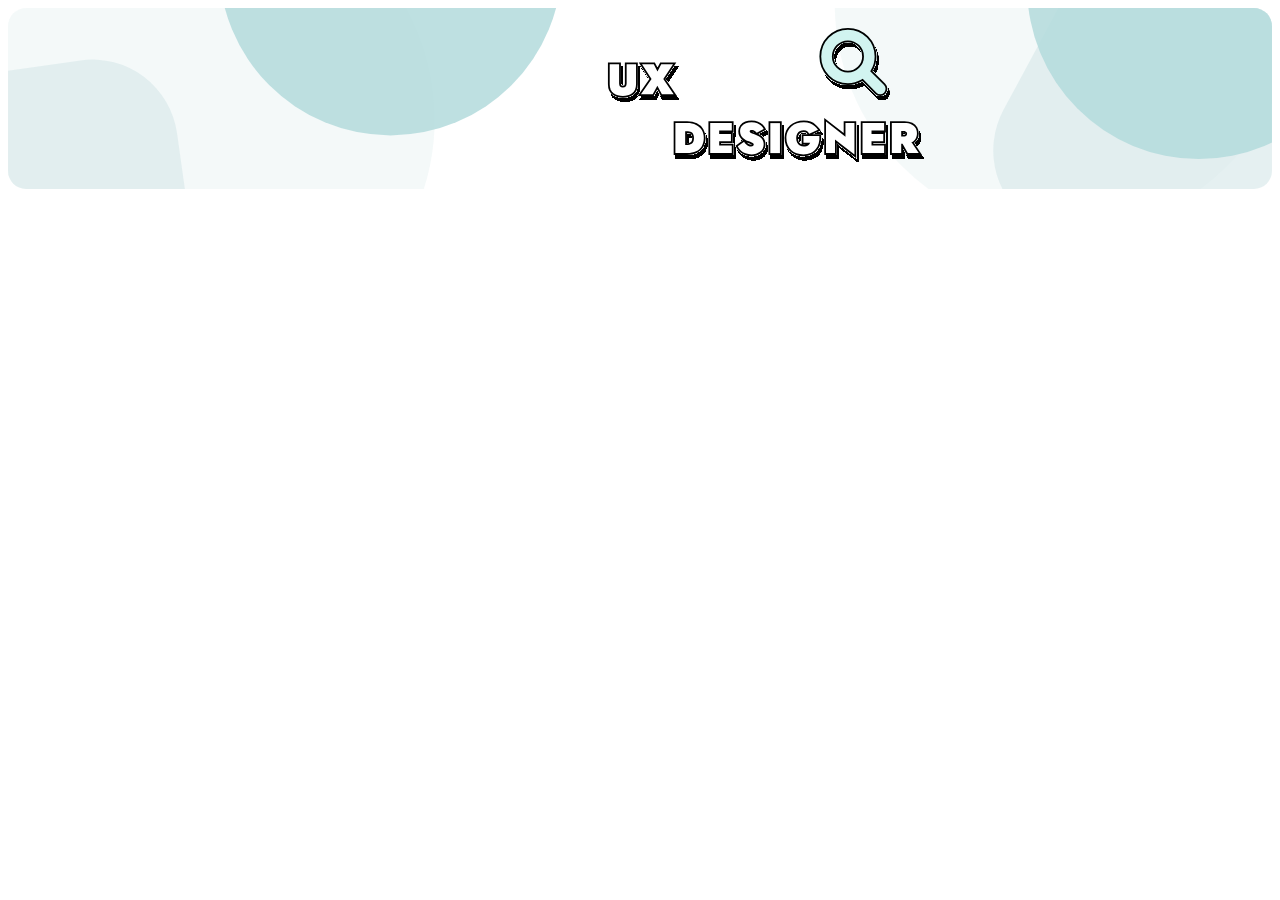
<file: index.html>
<!DOCTYPE html>
<html lang="en">
<head>
    <meta charset="UTF-8">
    <meta name="viewport" content="width=device-width, initial-scale=1.0">
    <title>Jeremie Roberrini</title>
</head>
<body>
    <img src="./Assets/banner.svg" alt="banner" width="100%">
    
</body>
</html>
</file>
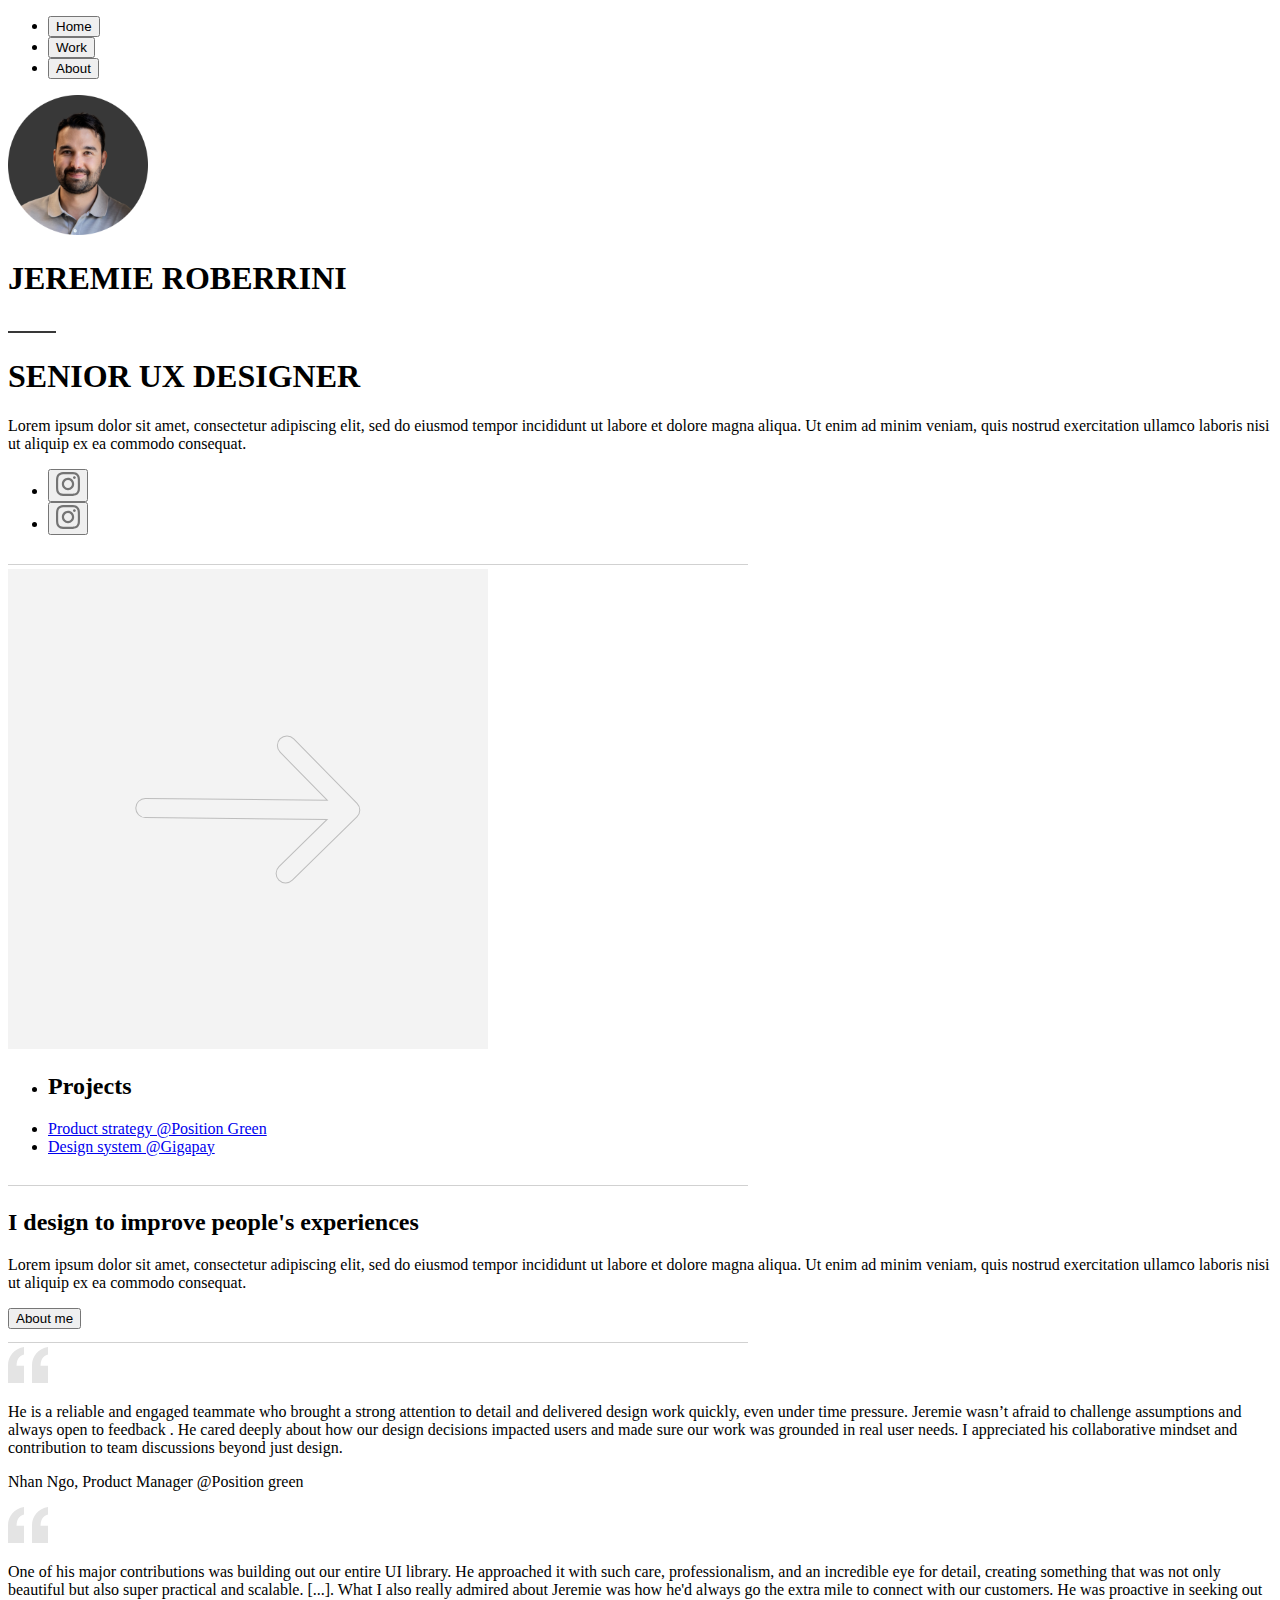
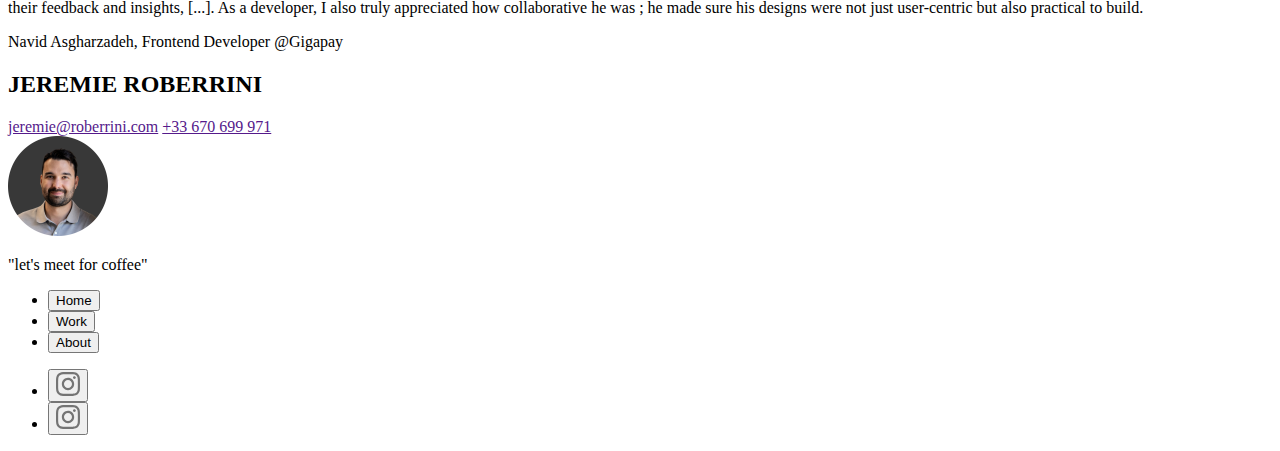
<file: Portfolio/index.html>
<!DOCTYPE html>
<html lang="en">
<head>
    <meta charset="UTF-8">
    <meta name="viewport" content="width=device-width, initial-scale=1.0">
    <title>Jeremie Roberrini</title>
</head>
<body>

    <div class="menu">
        <ul class="menu-list">
            <li><button class="menu-button active">Home</button></li>
            <li><button class="menu-button">Work</button></li>
            <li><button class="menu-button">About</button></li>
        </ul>
    </div>

    <div class="hero">
        <img src="./Assets/JeremieRoberriniPhoto.png" alt="Photo of jeremie roberrini" width="140px" height="140px">

        <div class="title">
            <div class="titlebox right-aligned"><h1>JEREMIE ROBERRINI</h1></div>
            <img src="./Assets/dash.svg" alt="em dash">
            <div class="titlebox"><h1>SENIOR UX DESIGNER</h1></div>
        </div>

        <p>Lorem ipsum dolor sit amet, consectetur adipiscing elit, sed do eiusmod tempor incididunt ut labore et dolore magna aliqua. Ut enim ad minim veniam, quis nostrud exercitation ullamco laboris nisi ut aliquip ex ea commodo consequat. </p>

        <ul class="social-list">
            <li><button class="social-button"><img src="./Assets/socials/instagram.svg" alt="instagram logo"></button></li>
            <li><button class="social-button"><img src="./Assets/socials/instagram.svg" alt="instagram logo"></button></li>
        </ul>

    </div>

    <div class="divider">
        <img src="./Assets/divider.svg" alt="devider line">
    </div>

    <div class="project-section">
        <img src="./Assets/Home/Project-placeholder.svg" alt="project cover image" id="project-image" width="480px" width="480px">
        
        <ul class="project-list">
            <li><h2>Projects</h2></li>
            <li><a href="./Work/PositionGreen-strategy.html">Product strategy @Position Green</a></li>
            <li><a href="./Work/PositionGreen-strategy.html">Design system @Gigapay</a></li>
        </ul>

    </div>

    <div class="divider">
        <img src="./Assets/divider.svg" alt="devider line">
    </div>

    <div class="centered">
        <h2>I design to improve people's experiences </h2>
        <p>Lorem ipsum dolor sit amet, consectetur adipiscing elit, sed do eiusmod tempor incididunt ut labore et dolore magna aliqua. Ut enim ad minim veniam, quis nostrud exercitation ullamco laboris nisi ut aliquip ex ea commodo consequat.</p>
        <button class="primary">About me</button>
    </div>

    <div class="divider">
        <img src="./Assets/divider.svg" alt="devider line">
    </div>

    <div class="testimonial-list">
        <div class="testimonial">
            <img src="./Assets/quote.svg" alt="quote">
            <p class="dark">He is a reliable and engaged teammate who brought a strong attention to detail and delivered design work quickly, even under time pressure. Jeremie wasn’t afraid to challenge assumptions and always open to feedback . He cared deeply about how our design decisions impacted users and made sure our work was grounded in real user needs. I appreciated his collaborative mindset and contribution to team discussions beyond just design.</p>
            <p class="italic">Nhan Ngo, Product Manager @Position green</p>
        </div>
        <div class="testimonial">
            <img src="./Assets/quote.svg" alt="quote">
            <p class="dark">One of his major contributions was building out our entire UI library. He approached it with
such care, professionalism, and an incredible eye for detail, creating something that was not only beautiful but also super practical and scalable. [...]. What I also really admired about Jeremie was how he'd always go the extra mile to connect with our customers. He was proactive in seeking out their feedback and insights, [...]. As a developer, I also truly appreciated how collaborative he was ; he made sure his designs were not just user-centric but also practical to build.</p>
            <p class="italic">Navid Asgharzadeh, Frontend Developer @Gigapay</p>
        </div>
    </div>


    <footer>
        <div>
            <div class="footer-contact">
                <H2>JEREMIE ROBERRINI</H2>
                <a href="" class="blue">jeremie@roberrini.com</a>
                <a href="" class="blue">+33 670 699 971</a>
            </div>
            <div class="footer-image">
                <img src="./Assets/JeremieRoberriniPhoto.png" alt="photo of jeremie roberrini" width="100px">
                <p class="italic">"let's meet for coffee"</p>
            </div>
        </div>
        <div>
            <ul class="footer-list">
                <li><button class="menu-button active">Home</button></li>
                <li><button class="menu-button">Work</button></li>
                <li><button class="menu-button">About</button></li>
            </ul>
            <ul class="social-list">
                <li><button class="social-button"><img src="./Assets/socials/instagram.svg" alt="instagram logo"></button></li>
                <li><button class="social-button"><img src="./Assets/socials/instagram.svg" alt="instagram logo"></button></li>
            </ul>
        </div>
    </footer>

</body>
</html>
</file>
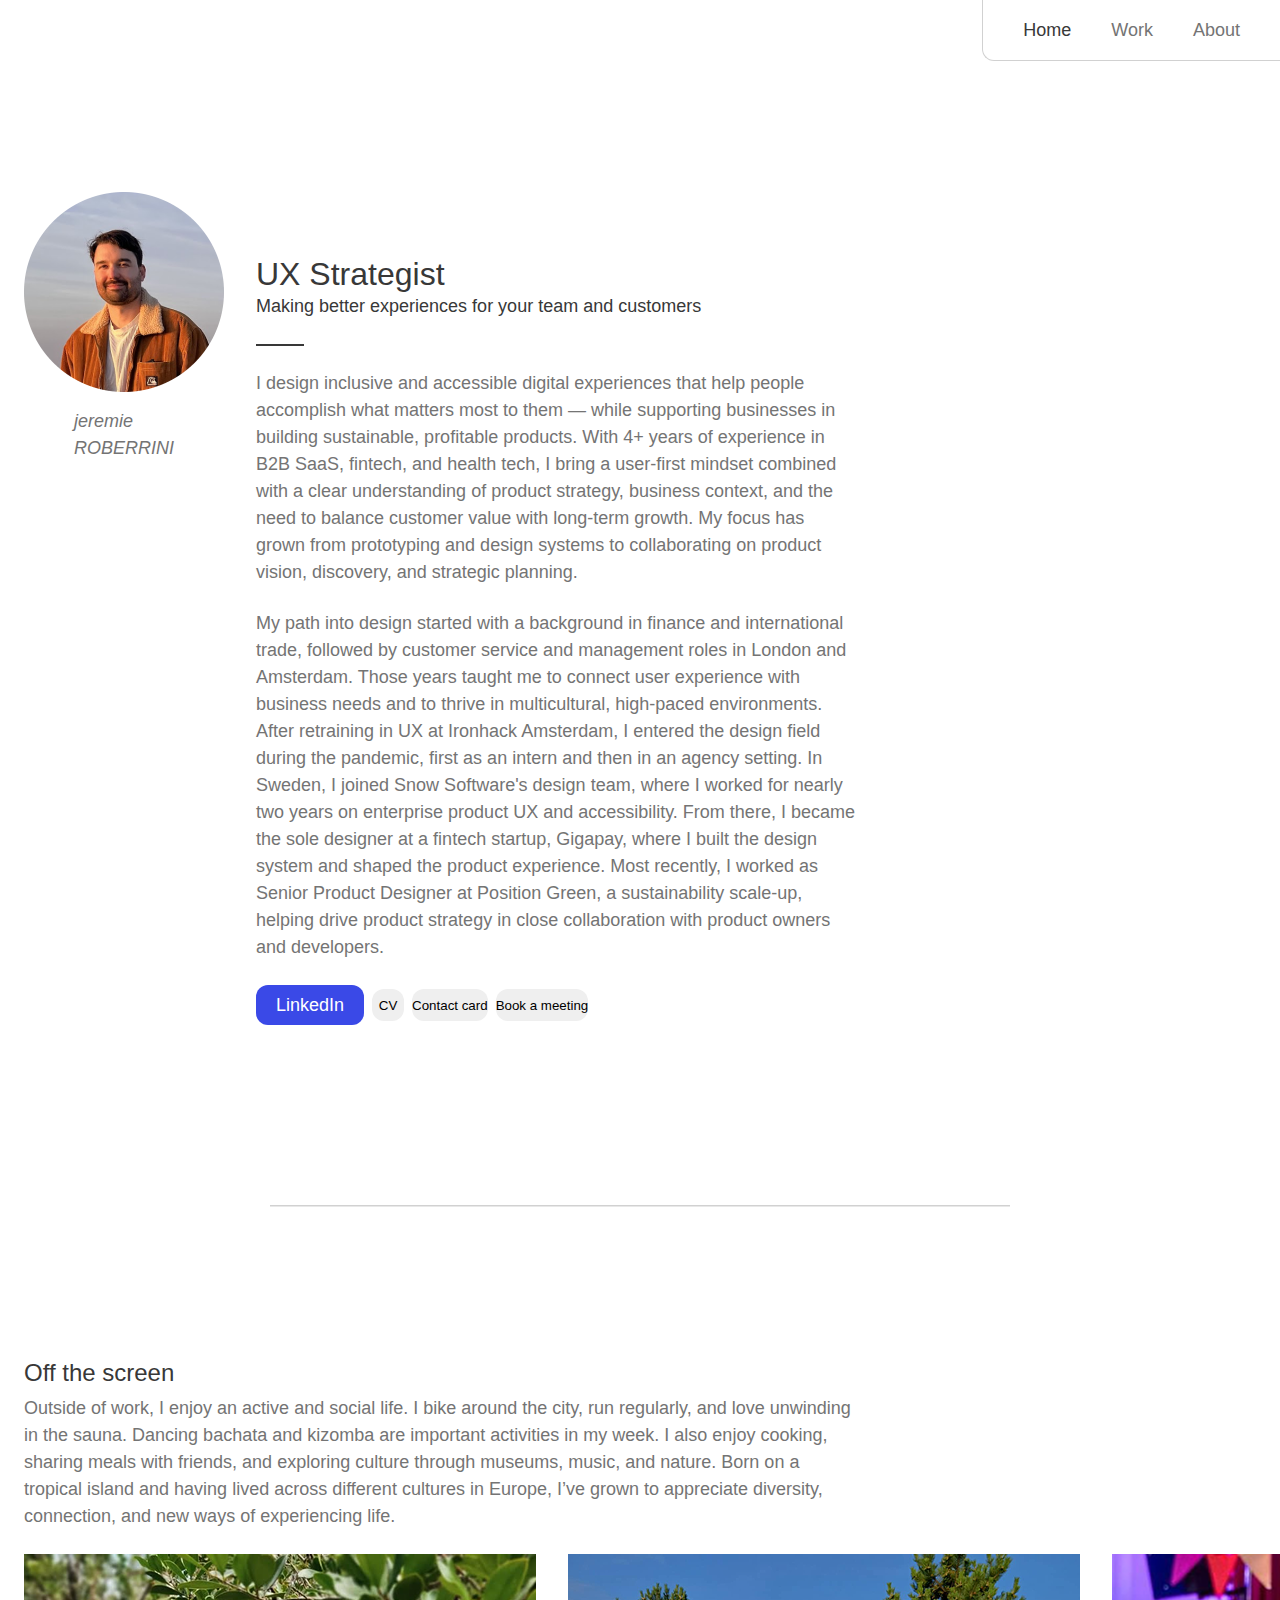
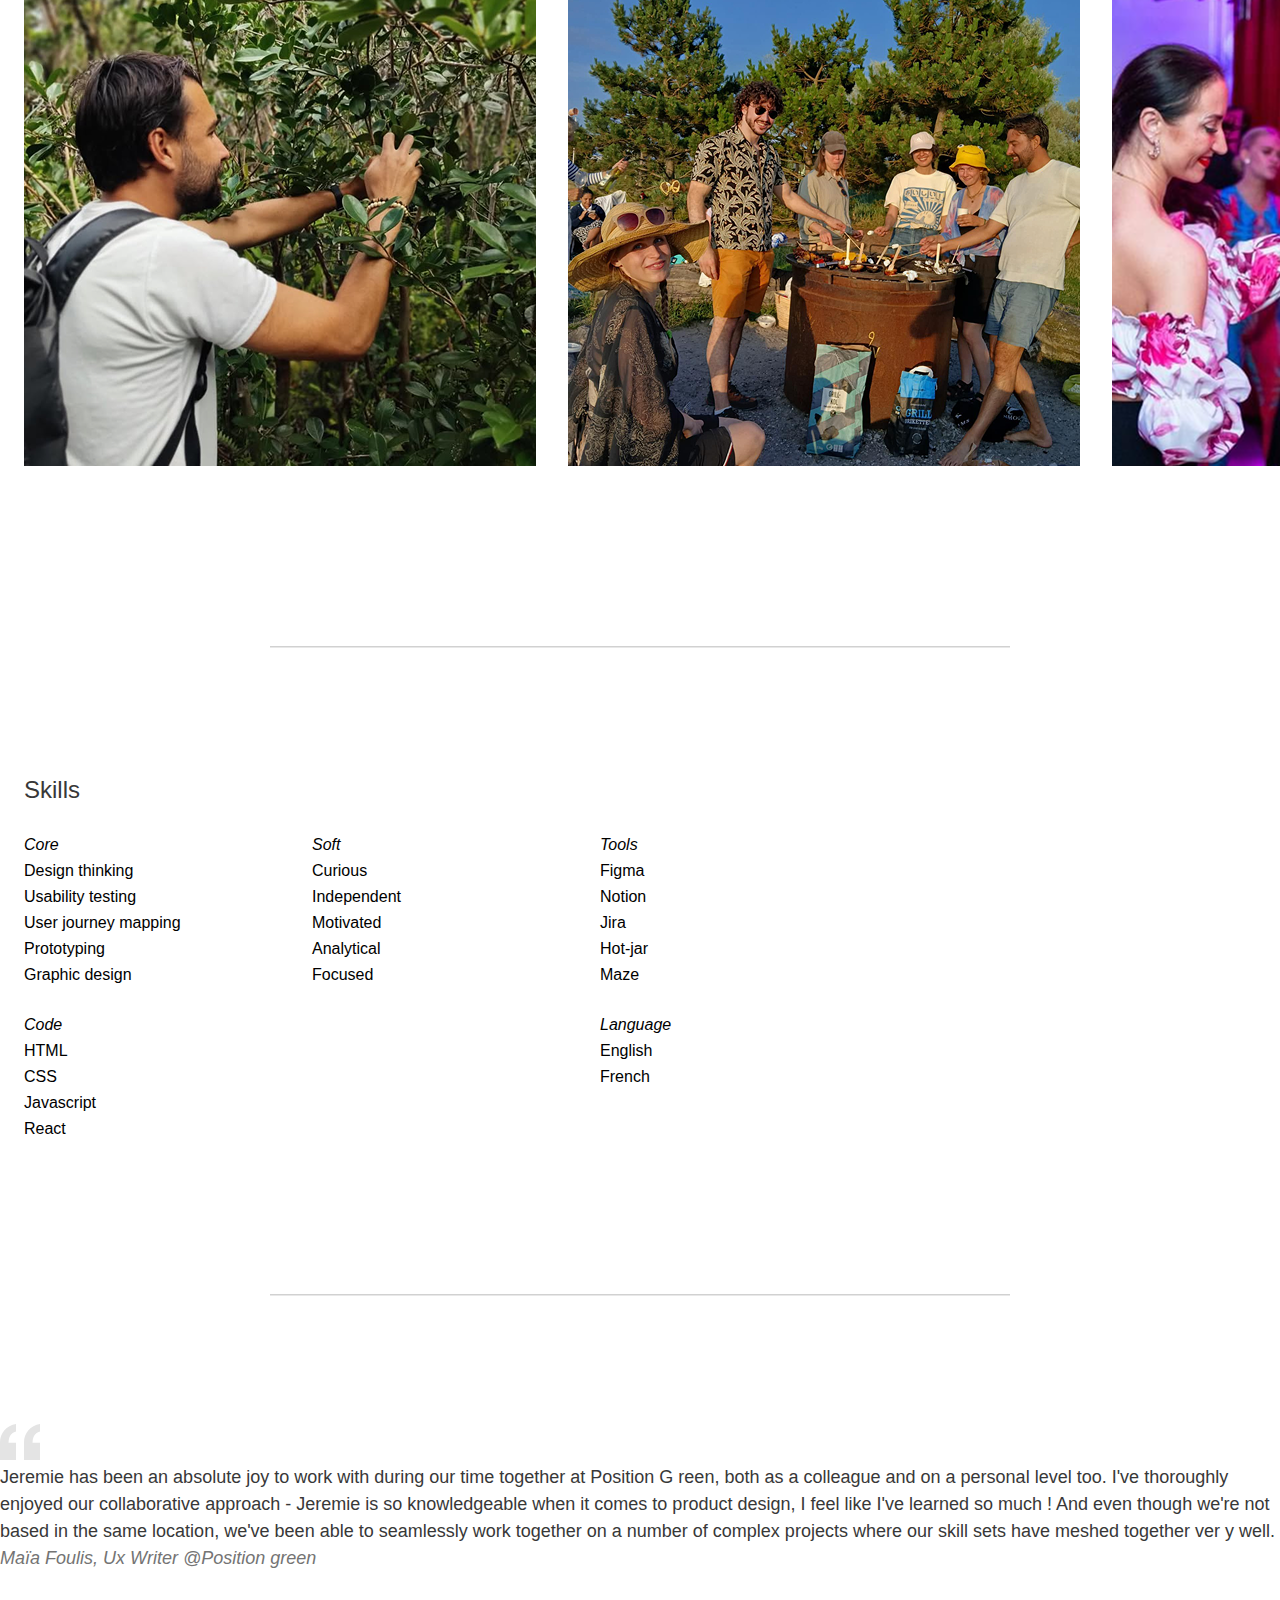
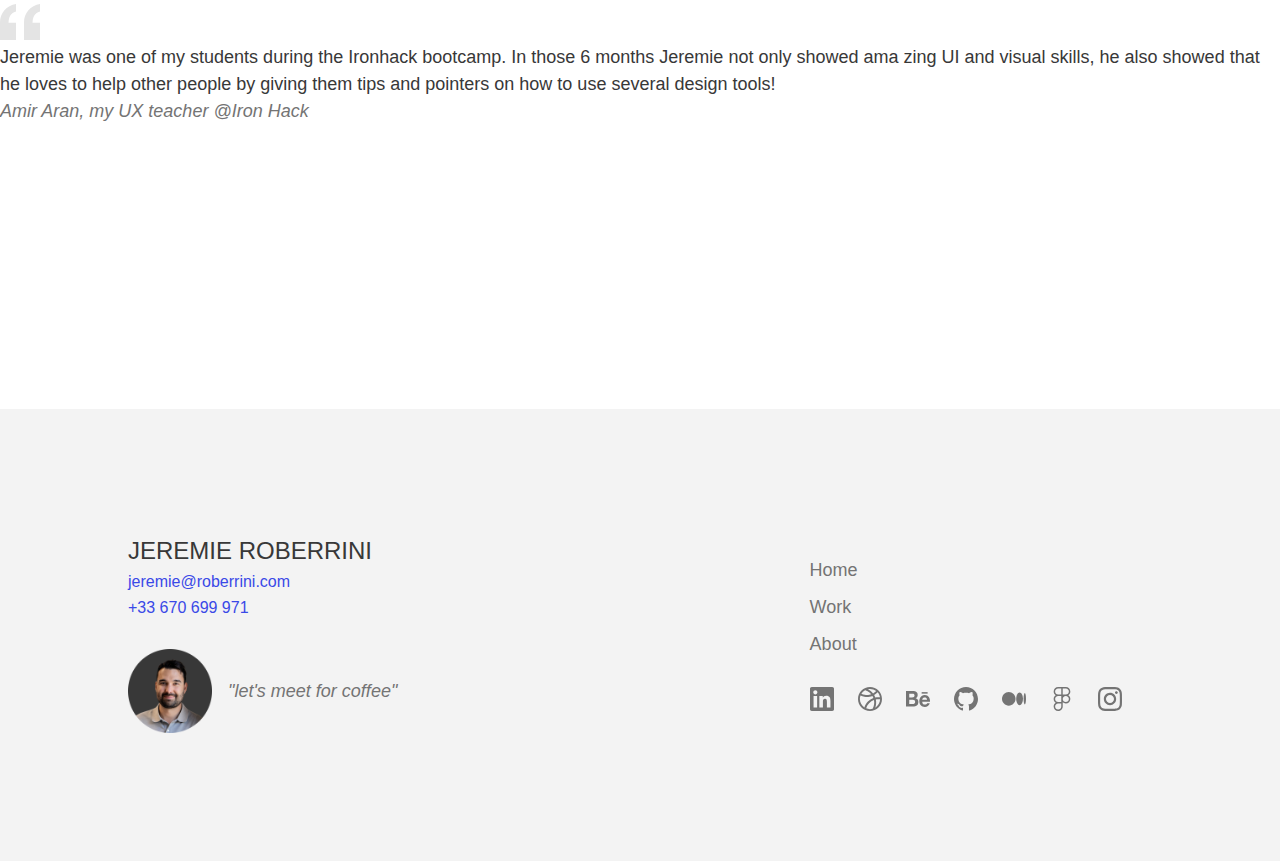
<file: About.html>
<!DOCTYPE html>
<html lang="en">
<head>
    <meta charset="UTF-8">
    <meta name="viewport" content="width=device-width, initial-scale=1.0">
    <title>About Jeremie Roberrini | Senior UX Designer & Product Strategist</title>
    <link rel="icon" type="image/x-icon" href="/Assets/favicon.ico">


    <link rel="stylesheet" href="./Styles/MainStyles.css">
    <link rel="stylesheet" href="./Styles/aboutStyles.css">

    <!-- seo -->
    <meta name="description" content="Learn more about Jeremie Roberrini, a UX designer and product strategist based in Malmö–Copenhagen. Passionate about accessibility, design systems, and building inclusive experiences, with a multicultural background shaped by Europe and a tropical island upbringing.">
    <meta name="keywords" content="Jeremie Roberrini, UX Designer Malmö, Product Designer Copenhagen, Product Strategist, Design Systems, Accessibility, User Experience, SaaS UX, Fintech UX, UX Research, Prototyping, Inclusive Design, UX Portfolio Sweden">
    <meta property="og:title" content="About Jeremie Roberrini | UX Designer & Product Strategist" />
    <meta property="og:description" content="Get to know Jeremie Roberrini — UX designer and product strategist, passionate about inclusive design, accessibility, and product discovery." />
    <meta property="og:image" content="" />
    <meta property="og:url" content="" />
    <meta property="og:type" content="profile" />


</head>
<body>

    <div class="menu-container">
    <div class="menu">
        <ul class="menu-list">
            <li><button class="button-transparent active" onclick="location.href='./index.html'" type="button">Home</button></li>
            <li><button class="button-transparent" onclick="location.href='./Work.html'" type="button">Work</button></li>
            <li><button class="button-transparent" onclick="location.href='./About.html'" type="button">About</button></li>
        </ul>
    </div>
    </div>
    
    <div class="centered">
    <div class="hero">

        <div class="hero-image">
            <img src="./Assets/About/aboutJeremie.png" alt="photo of jeremie roberrini at sunset">
            <p class="italic text-center">jeremie </br> ROBERRINI</p>
        </div>

        <div class="hero-content">
            <div class="content-title">
                <h1>UX Strategist</h1>
                <p class="dark bolder">Making better experiences for your team and customers</p>
            </div>
            <img src="./Assets/dash.svg" alt="em dash" width="48px">


            <p>I design inclusive and accessible digital experiences that help people accomplish what matters most to them — while supporting businesses in building sustainable, profitable products. With 4+ years of experience in B2B SaaS, fintech, and health tech, I bring a user-first mindset combined with a clear understanding of product strategy, business context, and the need to balance customer value with long-term growth. My focus has grown from prototyping and design systems to collaborating on product vision, discovery, and strategic planning.</p>
            <p>My path into design started with a background in finance and international trade, followed by customer service and management roles in London and Amsterdam. Those years taught me to connect user experience with business needs and to thrive in multicultural, high-paced environments. After retraining in UX at Ironhack Amsterdam, I entered the design field during the pandemic, first as an intern and then in an agency setting. In Sweden, I joined Snow Software's design team, where I worked for nearly two years on enterprise product UX and accessibility. From there, I became the sole designer at a fintech startup, Gigapay, where I built the design system and shaped the product experience. Most recently, I worked as Senior Product Designer at Position Green, a sustainability scale-up, helping drive product strategy in close collaboration with product owners and developers.</p>

            <div class="button-list">
                <a href="https://www.linkedin.com/in/jeremieroberrini/" target="_blank"><button class="button-primary">LinkedIn</button></a>
                <a href="./Assets/Jeremie ROBERRINI CV 2025.pdf" target="_blank"><button class="button-secondary">CV</button></a>
                <a href="./Assets/Contact Jeremie ROBERRINI NEVEU.vcf" target="_blank"><button class="button-secondary">Contact card</button></a>
                <a href="https://calendly.com/jeremie-roberrini/30min?month=2025-09" target="_blank"><button class="button-secondary">Book a meeting</button></a>
            </div>


        </div>

    </div>

    <div class="divider">
        <img src="./Assets/divider.svg" alt="devider line">
    </div>


    
    <div class="project-div">
        <h2>Off the screen</h2>
        <p>Outside of work, I enjoy an active and social life. I bike around the city, run regularly, and love unwinding in the sauna. Dancing bachata and kizomba are important activities in my week. I also enjoy cooking, sharing meals with friends, and exploring culture through museums, music, and nature.

Born on a tropical island and having lived across different cultures in Europe, I’ve grown to appreciate diversity, connection, and new ways of experiencing life.</p>        
        <div class="projects-group">
            <img src="./Assets/About/forest.png" alt="Jeremie Roberrini taking a fruit from a tree" class="project-img">
            <img src="./Assets/About/bbq.png" alt="Friends arround a bbq grilling mashmallows" class="project-img">
            <img src="./Assets/About/dance.png" alt="Jeremie Roberrini doing a bachata dance move" class="project-img">
        </div>
    </div>


    <div class="divider">
        <img src="./Assets/divider.svg" alt="devider line">
    </div>

    <div class="skills">
        <h2>Skills</h2>
        <div class="skill-lists">
            <ul>
                <li class="grey italic" style="font-weight: 300;">Core</li>
                <li>Design thinking</li>
                <li>Usability testing</li>
                <li>User journey mapping</li>
                <li>Prototyping</li>
                <li>Graphic design</li>
            </ul>
            <ul>
                <li class="grey italic" style="font-weight: 300;">Soft</li>
                <li>Curious</li>
                <li>Independent</li>
                <li>Motivated</li>
                <li>Analytical</li>
                <li>Focused</li>
            </ul>
            <ul>
                <li class="grey italic" style="font-weight: 300;">Tools</li>
                <li>Figma</li>
                <li>Notion</li>
                <li>Jira</li>
                <li>Hot-jar</li>
                <li>Maze</li>
            </ul>
            <ul>
                <li class="grey italic" style="font-weight: 300;">Code</li>
                <li>HTML</li>
                <li>CSS</li>
                <li>Javascript</li>
                <li>React</li>
            </ul>
            <ul>
                <li class="grey italic" style="font-weight: 300;">Language</li>
                <li>English</li>
                <li>French</li>
            </ul>
        </div>
    </div>
    </div>

    <div class="divider">
        <img src="./Assets/divider.svg" alt="devider line">
    </div>

    <div class="centered-div testimonial-div">
        <div class="testimonial">
            <img src="./Assets/quote.svg" alt="quote">
            <p class="dark">Jeremie has been an absolute joy to work with during our time together at Position G reen, both as a colleague and on a personal level
too. I've thoroughly enjoyed our collaborative approach - Jeremie is so knowledgeable when it comes to product design, I feel like I've
learned so much ! And even though we're not based in the same location, we've been able to seamlessly work together on a number of complex projects where our skill sets have meshed together ver y well.</p>
            <p class="italic">Maïa Foulis, Ux Writer @Position green</p>
        </div>
        <div class="testimonial">
            <img src="./Assets/quote.svg" alt="quote">
            <p class="dark">Jeremie was one of my students during the Ironhack bootcamp. In those 6 months Jeremie not only showed ama zing UI and visual skills, he also showed that he loves to help other people by giving them tips and pointers on how to use several design tools!</p>
            <p class="italic">Amir Aran, my UX teacher @Iron Hack</p>
        </div>
    </div>

    <div class="divider">
    </div>

    <footer>
        <div>
            <div class="footer-contact">
                <H2>JEREMIE ROBERRINI</H2>
                <a href="mailto:jeremie@roberrini.com'" class="blue">jeremie@roberrini.com</a>
                <a href="./Assets/Contact Jeremie ROBERRINI NEVEU.vcf" class="blue" >+33 670 699 971</a>
            </div>
            <a href="https://calendly.com/jeremie-roberrini/30min?month=2025-09" target="_blank">
            <div class="footer-image">
                <img src="./Assets/JeremieRoberriniPhoto.png" alt="photo of jeremie roberrini" width="84px">
                <p class="italic">"let's meet for coffee"</p>
            </div></a>
        </div>
        <div class="footer-right">
            <ul class="footer-list">
                <li><button class="button-transparent" onclick="location.href='./index.html'" type="button">Home</button></li>
                <li><button class="button-transparent" onclick="location.href='./Work.html'" type="button">Work</button></li>
                <li><button class="button-transparent" onclick="location.href='./About.html'" type="button">About</button></li>
            </ul>
            <ul class="social-list footer-social">
                <li>
                <a href="https://www.linkedin.com/in/jeremieroberrini/" target="_blank" class="button-transparent social">
                    <img src="./Assets/socials/linkedin.svg" alt="linkedin logo">
                </a>
            </li>
            <li>
                <a href="https://dribbble.com/JeremieRN" target="_blank" class="button-transparent social">
                    <img src="./Assets/socials/dribble.svg" alt="dribblle logo">
                </a>
            </li>
            <li>
                <a href="https://www.behance.net/jeremieroberri" target="_blank" class="button-transparent social">
                    <img src="./Assets/socials/behance.svg" alt="behance logo">
                </a>
            </li>
            <li>
                <a href="https://github.com/Jeremie-R" target="_blank" class="button-transparent social">
                    <img src="./Assets/socials/github.svg" alt="github logo">
                </a>
            </li>
            <li>
                <a href="https://medium.com/@jeremie.roberrini" target="_blank" class="button-transparent social">
                    <img src="./Assets/socials/medium.svg" alt="medium logo">
                </a>
            </li>
            <li>
                <a href="https://www.figma.com/@jeremieroberrin" target="_blank" class="button-transparent social">
                    <img src="./Assets/socials/figma.svg" alt="figma logo">
                </a>
            </li>
            <li>
                <a href="https://www.instagram.com/jeremie_draws/" target="_blank" rel="noopener" class="button-transparent social">
                    <img src="./Assets/socials/instagram.svg" alt="instagram logo">
                </a>
            </li>
            </ul>
        </div>
    </footer>


</body>
</html>
</file>
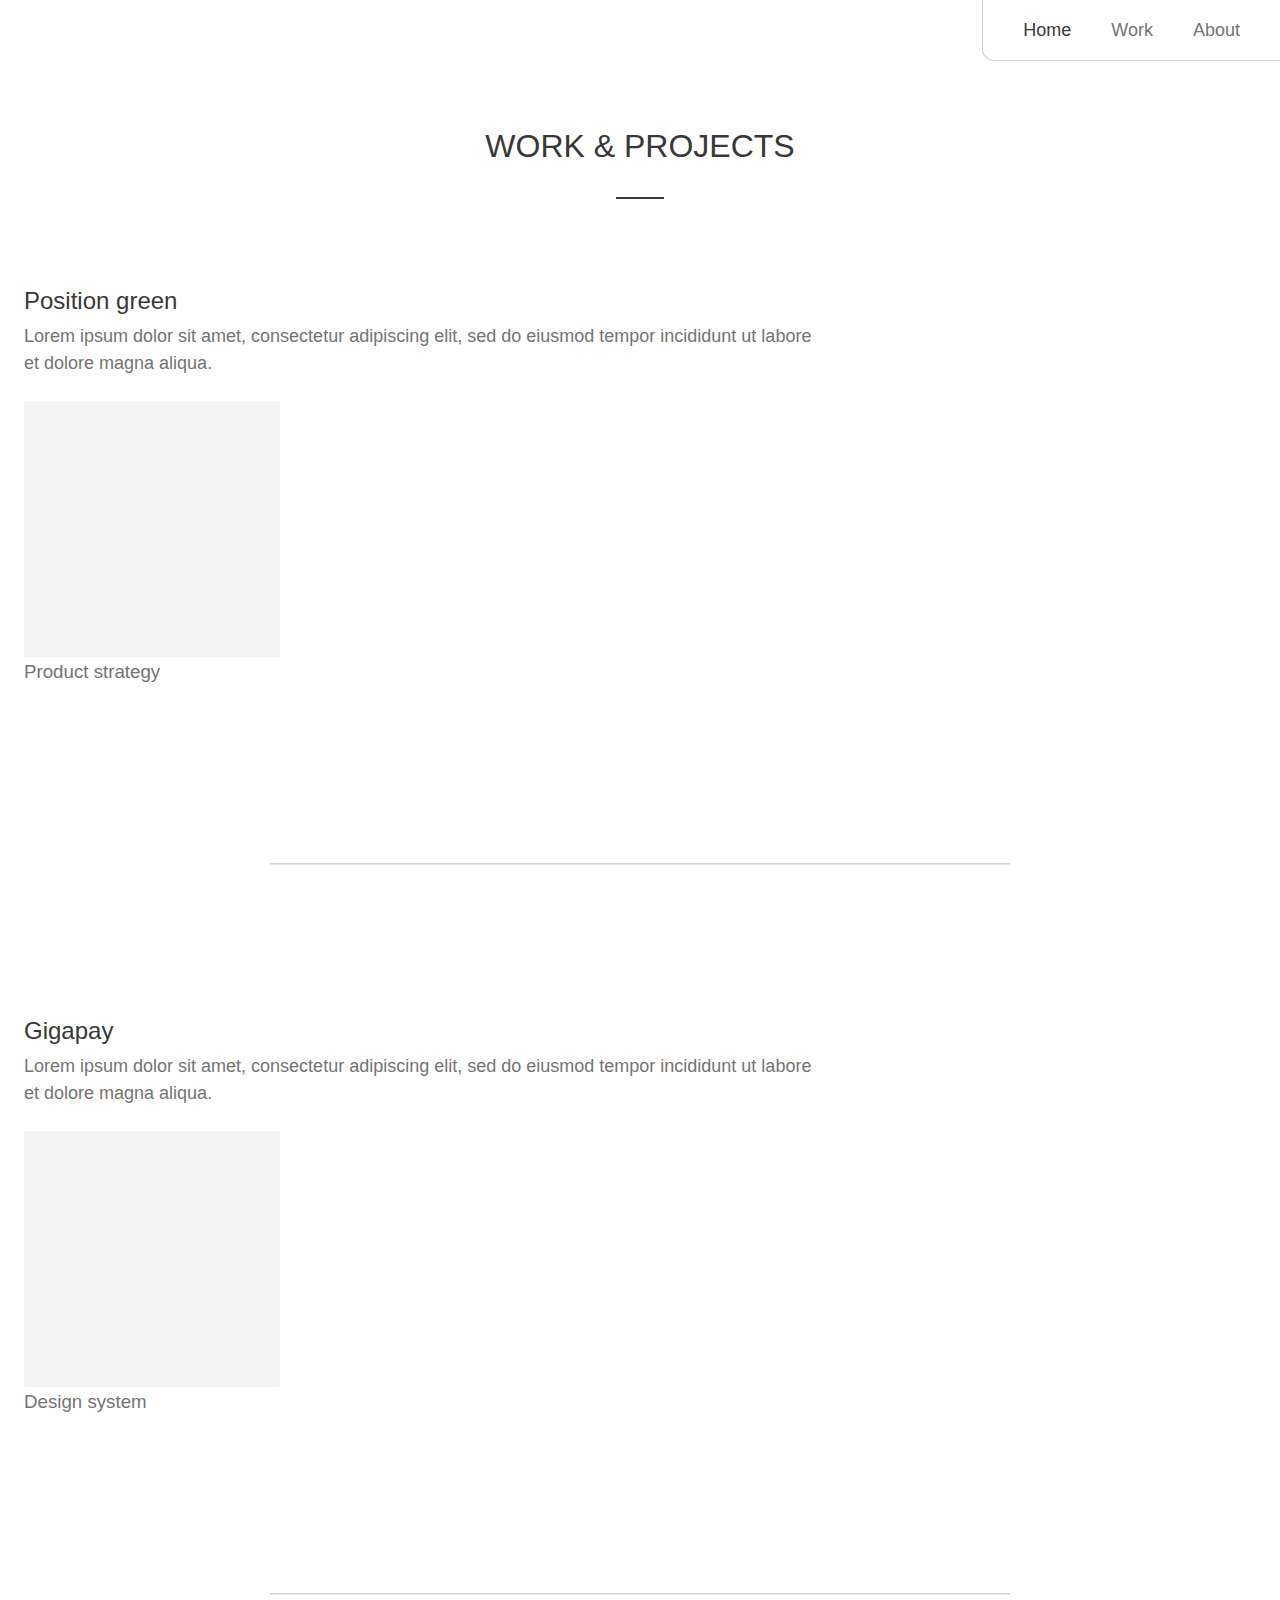
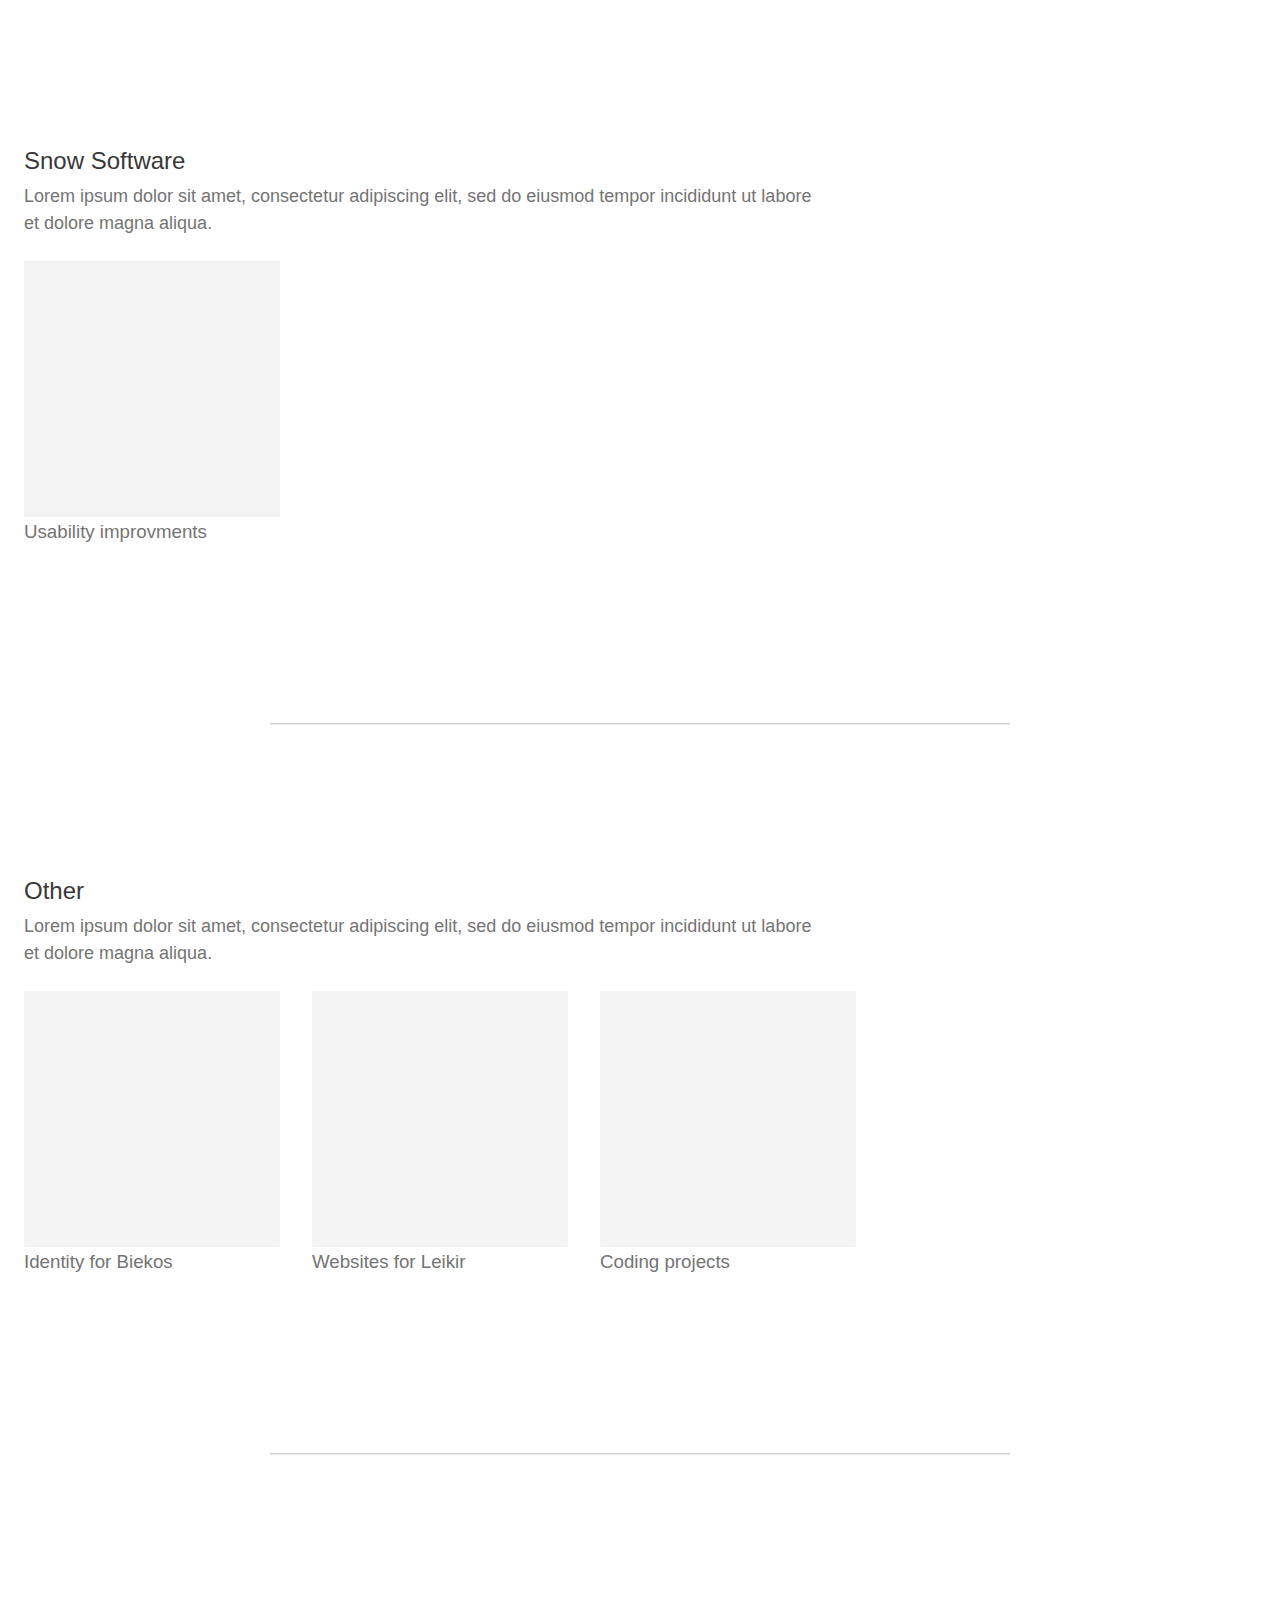
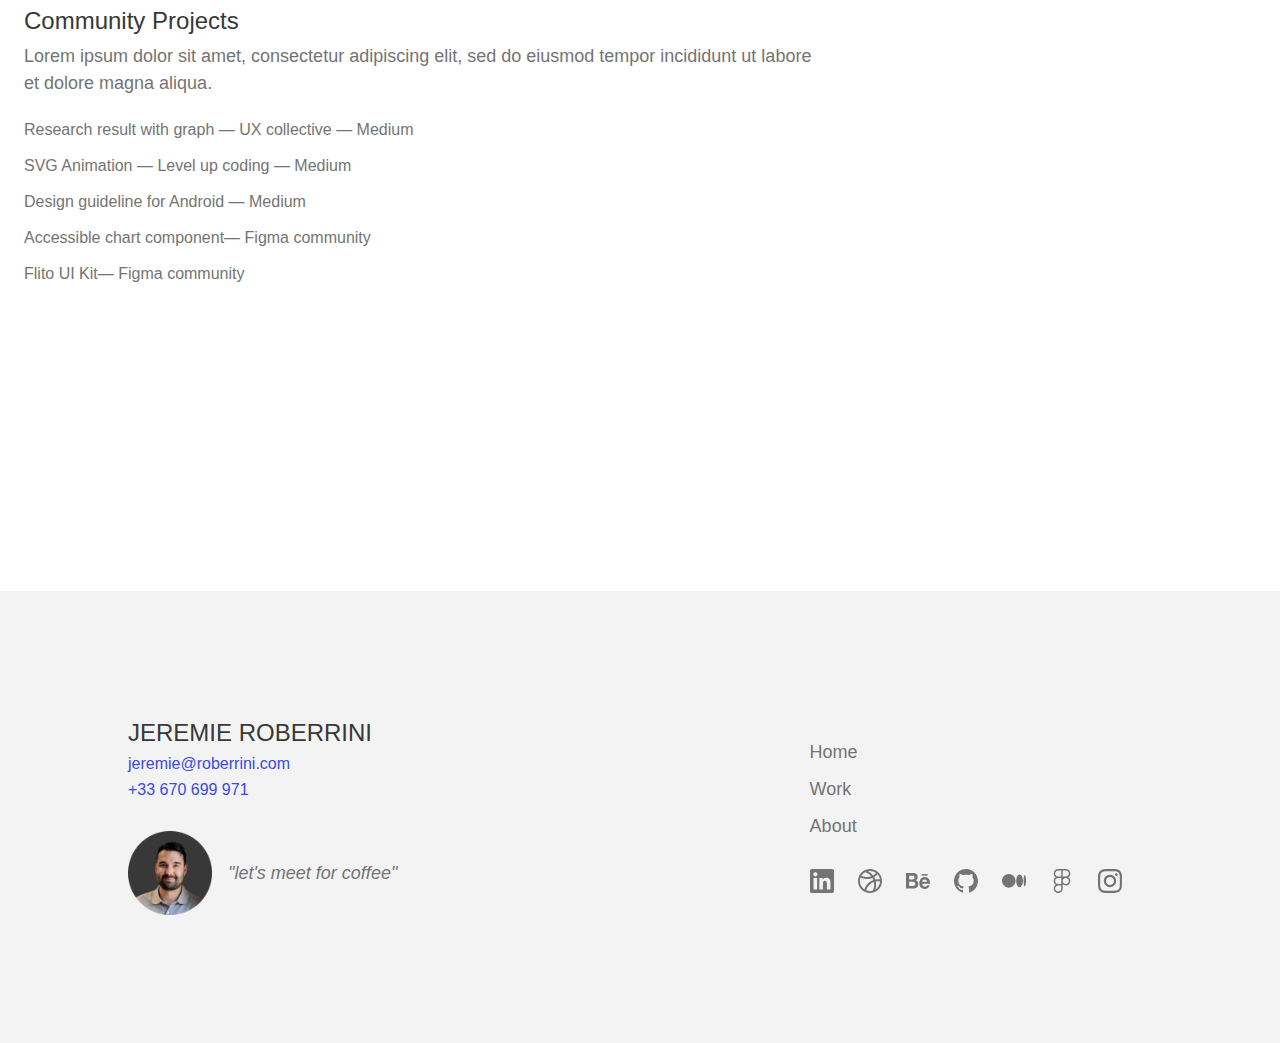
<file: Work.html>
<!DOCTYPE html>
<html lang="en">
<head>
    <meta charset="UTF-8">
    <meta name="viewport" content="width=device-width, initial-scale=1.0">
    <title>Work</title>

    <link rel="stylesheet" href="./Styles/MainStyles.css">
    <link rel="stylesheet" href="./Styles/workStyles.css">

</head>
<body>
    
    <div class="menu-container">
    <div class="menu">
        <ul class="menu-list">
            <li><button class="button-transparent active" onclick="location.href='./index.html'" type="button">Home</button></li>
            <li><button class="button-transparent" onclick="location.href='./Work.html'" type="button">Work</button></li>
            <li><button class="button-transparent" onclick="location.href='./About.html'" type="button">About</button></li>
        </ul>
    </div>
    </div>

    <div class="hero centered-div">
        <h1>WORK & PROJECTS</h1>
        <img src="./Assets/dash.svg" alt="em dash" width="48px">
    </div>

    <div class="project-div">
        <h2>Position green</h2>
        <p>Lorem ipsum dolor sit amet, consectetur adipiscing elit, sed do eiusmod tempor incididunt ut labore et dolore magna aliqua.</p>        
        <div class="projects-group">
            <a class="project-link grey-link" href="./Work/PositionGreen-strategy.html">
                <img src="./Assets/placeholder.svg" alt="">
                <h3 class="grey-link">Product strategy</h3>
            </a>
            <div class="project-link project-empty"></div>
            <div class="project-link project-empty"></div>
        </div>
    </div>


    <div class="divider">
        <img src="./Assets/divider.svg" alt="devider line">
    </div>

    <div class="project-div">
        <h2>Gigapay</h2>
        <p>Lorem ipsum dolor sit amet, consectetur adipiscing elit, sed do eiusmod tempor incididunt ut labore et dolore magna aliqua.</p>        
        <div class="projects-group">
            <a class="project-link grey-link" href="./Work/DesignSystem-Gigapay.html">
                <img src="./Assets/placeholder.svg" alt="">
                <h3 class="grey-link">Design system</h3>
            </a>
            <div class="project-link project-empty"></div>
            <div class="project-link project-empty"></div>
        </div>
    </div>

    <div class="divider">
        <img src="./Assets/divider.svg" alt="devider line">
    </div>

    <div class="project-div">
        <h2>Snow Software</h2>
        <p>Lorem ipsum dolor sit amet, consectetur adipiscing elit, sed do eiusmod tempor incididunt ut labore et dolore magna aliqua.</p>        
        <div class="projects-group">
            <a class="project-link grey-link" href="./Work/UsabilityImprovments-Snow.html">
                <img src="./Assets/placeholder.svg" alt="">
                <h3 class="grey-link">Usability improvments</h3>
            </a>
            <div class="project-link project-empty"></div>
            <div class="project-link project-empty"></div>
        </div>
    </div>

    <div class="divider">
        <img src="./Assets/divider.svg" alt="devider line">
    </div>

    <div class="project-div">
        <h2>Other</h2>
        <p>Lorem ipsum dolor sit amet, consectetur adipiscing elit, sed do eiusmod tempor incididunt ut labore et dolore magna aliqua.</p>        
        <div class="projects-group">
            <a class="project-link grey-link" href="./Work/Beikos.html">
                <img src="./Assets/placeholder.svg" alt="">
                <h3 class="grey-link">Identity for Biekos</h3>
            </a>
            <a class="project-link grey-link" href="./Work/Leikir.html">
                <img src="./Assets/placeholder.svg" alt="">
                <h3 class="grey-link">Websites for Leikir</h3>
            </a>
            <a class="project-link grey-link" href="./Work/Leikir.html">
                <img src="./Assets/placeholder.svg" alt="">
                <h3 class="grey-link">Coding projects</h3>
            </a>
        </div>
    </div>

    <div class="divider">
        <img src="./Assets/divider.svg" alt="devider line">
    </div>

    <div class="project-div">
        <h2>Community Projects</h2>
        <p>Lorem ipsum dolor sit amet, consectetur adipiscing elit, sed do eiusmod tempor incididunt ut labore et dolore magna aliqua.</p>        
        
        <ul class="community-list">
            <li><a href="https://uxdesign.cc/how-to-communicate-with-charts-and-graphics-9b78989a55f6" class="grey-link 24px-text" target="_blank">Research result with graph — UX collective — Medium</a></li>
            <li><a href="https://levelup.gitconnected.com/making-your-first-svg-animations-d79aad48f014" class="grey-link 24px-text" target="_blank">SVG Animation — Level up coding  — Medium</a></li>
            <li><a href="https://uxdesign.cc/thoughts-about-a-design-guideline-for-android-widgets-3d3c030153bf" class="grey-link 24px-text" target="_blank">Design guideline for Android — Medium</a></li>
            <li><a href="https://www.figma.com/community/file/1293857341962412271/ultra-accessible-charts-dataviz" class="grey-link 24px-text" target="_blank">Accessible chart component— Figma community</a></li>
            <li><a href="https://www.figma.com/community/file/1353027378736559165/flito-flight-booking-ui-kit" class="grey-link 24px-text" target="_blank">Flito UI Kit— Figma community</a></li>
        </ul>

    </div>

    <div class="divider">
    </div>

    <footer>
        <div>
            <div class="footer-contact">
                <H2>JEREMIE ROBERRINI</H2>
                <a href="mailto:jeremie@roberrini.com'" class="blue">jeremie@roberrini.com</a>
                <a href="./Assets/Contact Jeremie ROBERRINI NEVEU.vcf" class="blue" >+33 670 699 971</a>
            </div>
            <a href="https://calendly.com/jeremie-roberrini/30min?month=2025-09" target="_blank">
            <div class="footer-image">
                <img src="./Assets/JeremieRoberriniPhoto.png" alt="photo of jeremie roberrini" width="84px">
                <p class="italic">"let's meet for coffee"</p>
            </div></a>
        </div>
        <div class="footer-right">
            <ul class="footer-list">
                <li><button class="button-transparent" onclick="location.href='./index.html'" type="button">Home</button></li>
                <li><button class="button-transparent" onclick="location.href='./Work.html'" type="button">Work</button></li>
                <li><button class="button-transparent" onclick="location.href='./About.html'" type="button">About</button></li>
            </ul>
            <ul class="social-list footer-social">
                <li>
                <a href="https://www.linkedin.com/in/jeremieroberrini/" target="_blank" class="button-transparent social">
                    <img src="./Assets/socials/linkedin.svg" alt="linkedin logo">
                </a>
            </li>
            <li>
                <a href="https://dribbble.com/JeremieRN" target="_blank" class="button-transparent social">
                    <img src="./Assets/socials/dribble.svg" alt="dribblle logo">
                </a>
            </li>
            <li>
                <a href="https://www.behance.net/jeremieroberri" target="_blank" class="button-transparent social">
                    <img src="./Assets/socials/behance.svg" alt="behance logo">
                </a>
            </li>
            <li>
                <a href="https://github.com/Jeremie-R" target="_blank" class="button-transparent social">
                    <img src="./Assets/socials/github.svg" alt="github logo">
                </a>
            </li>
            <li>
                <a href="https://medium.com/@jeremie.roberrini" target="_blank" class="button-transparent social">
                    <img src="./Assets/socials/medium.svg" alt="medium logo">
                </a>
            </li>
            <li>
                <a href="https://www.figma.com/@jeremieroberrin" target="_blank" class="button-transparent social">
                    <img src="./Assets/socials/figma.svg" alt="figma logo">
                </a>
            </li>
            <li>
                <a href="https://www.instagram.com/jeremie_draws/" target="_blank" rel="noopener" class="button-transparent social">
                    <img src="./Assets/socials/instagram.svg" alt="instagram logo">
                </a>
            </li>
            </ul>
        </div>
    </footer>

</body>
</html>
</file>
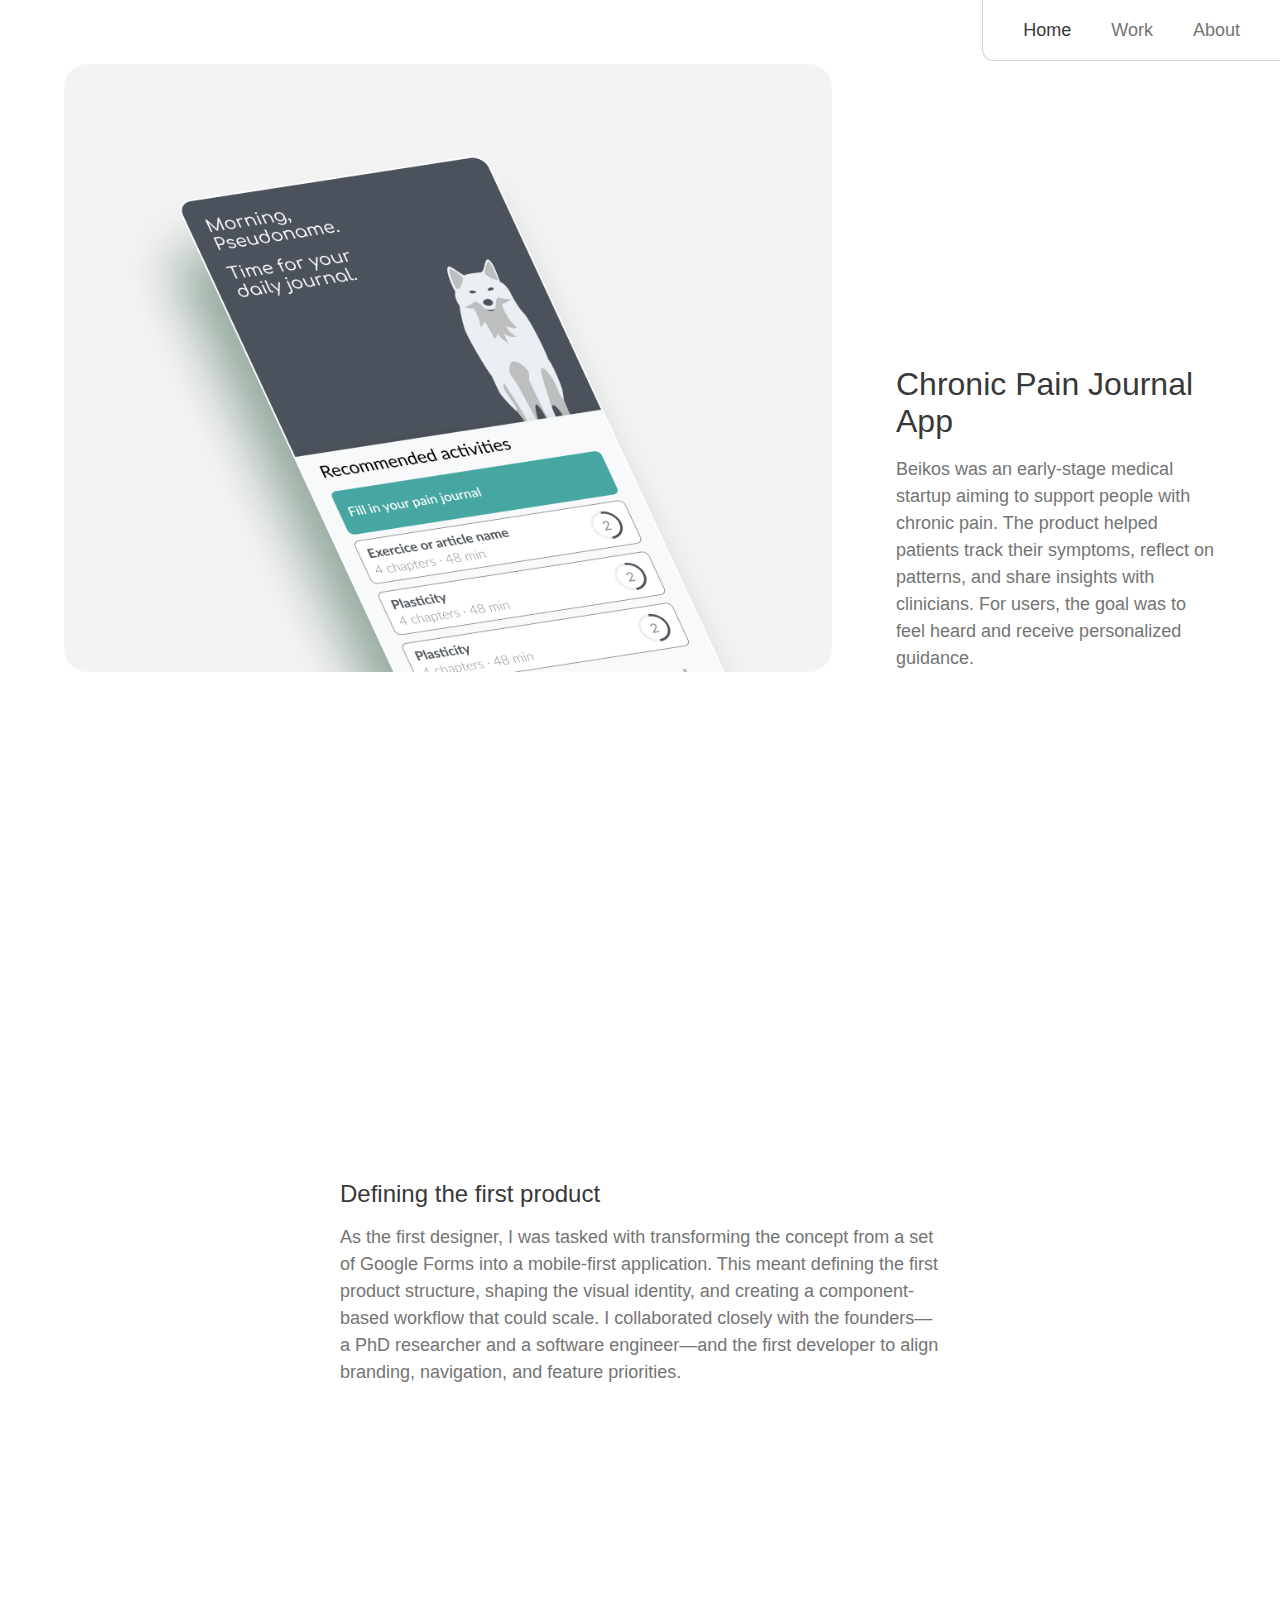
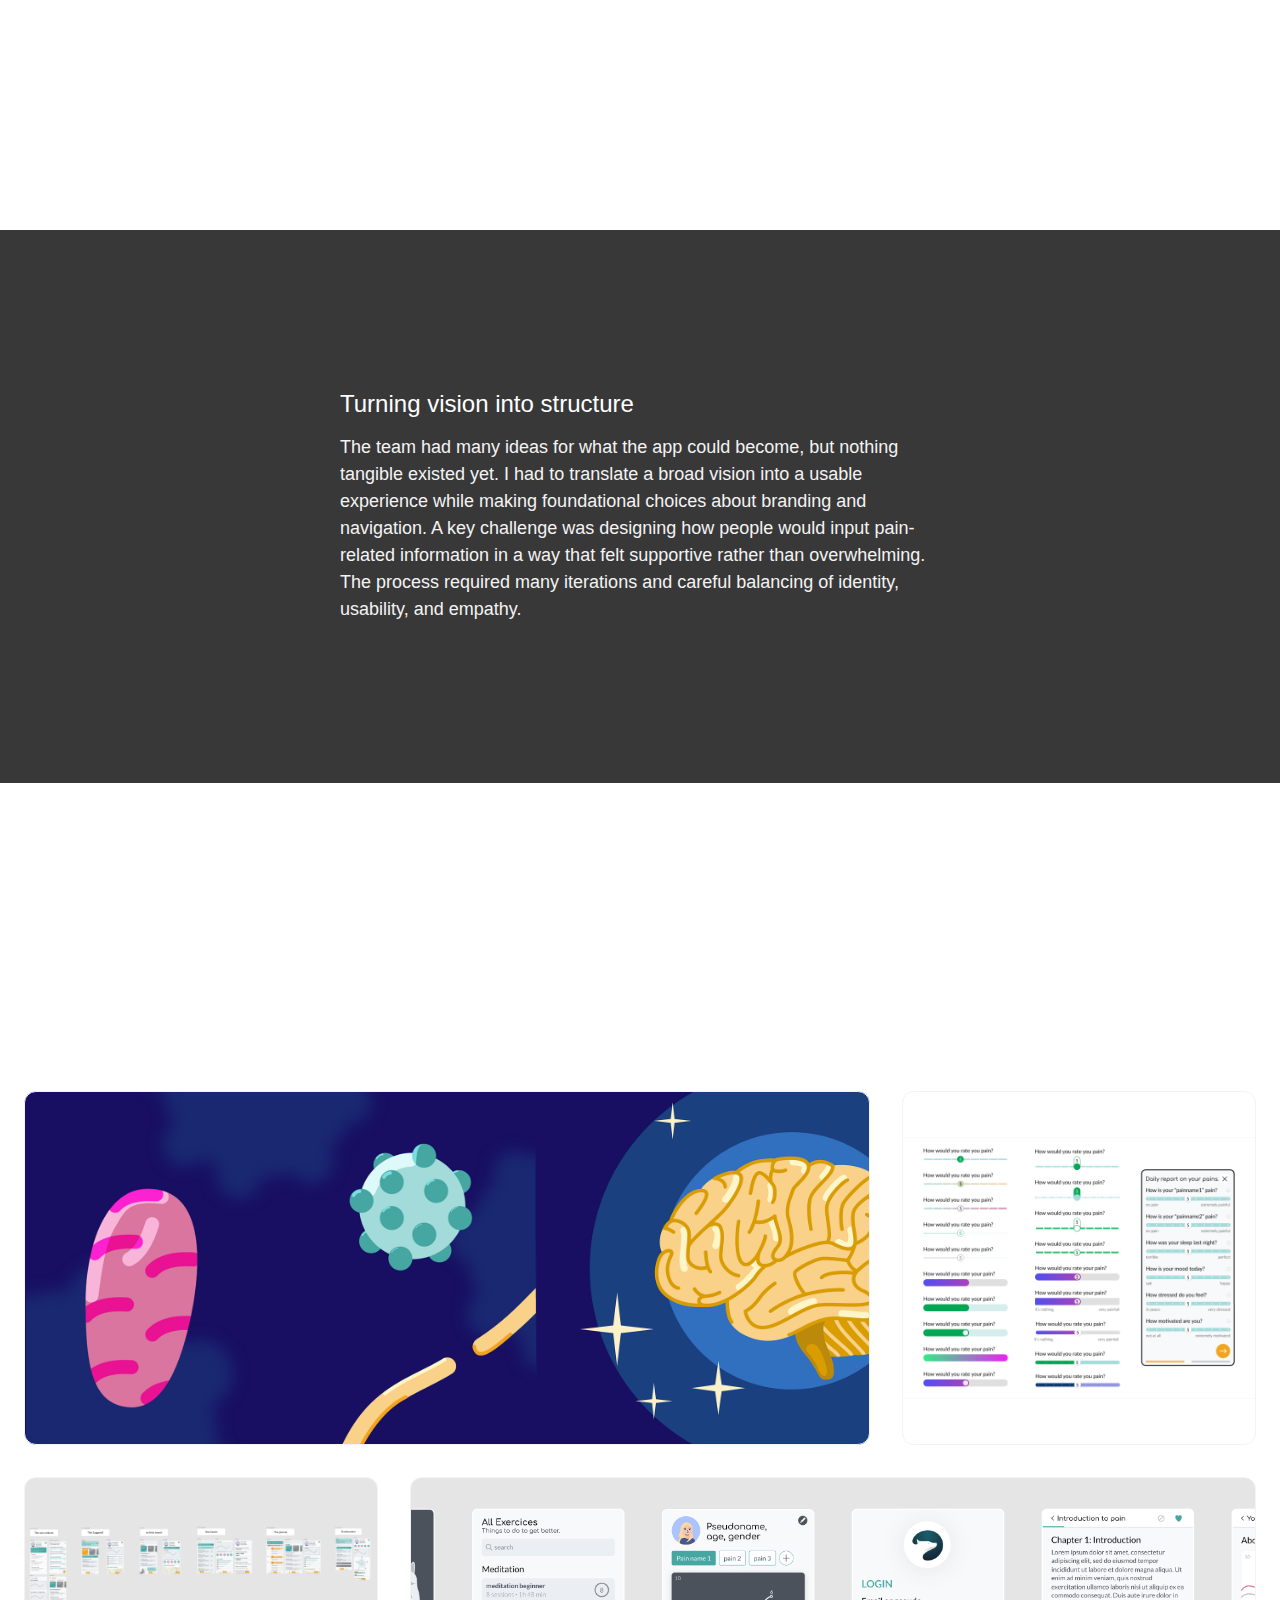
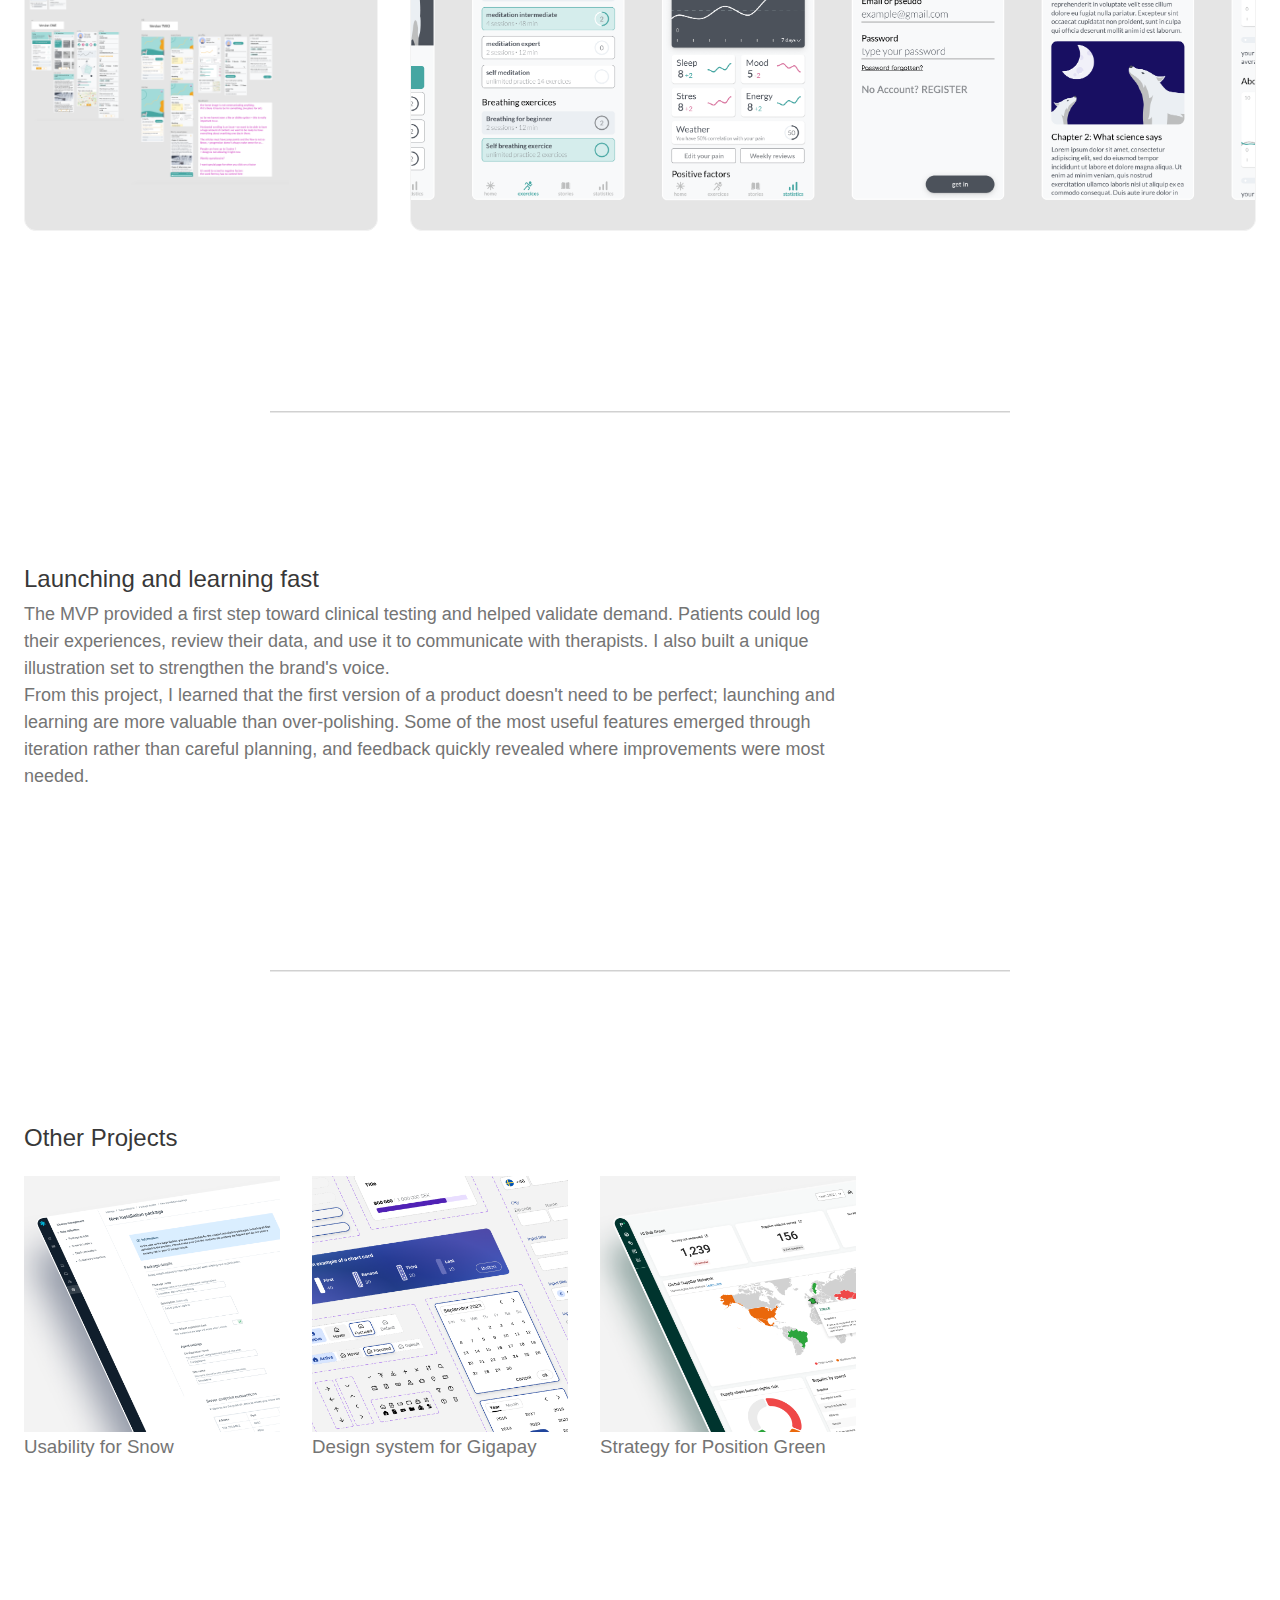
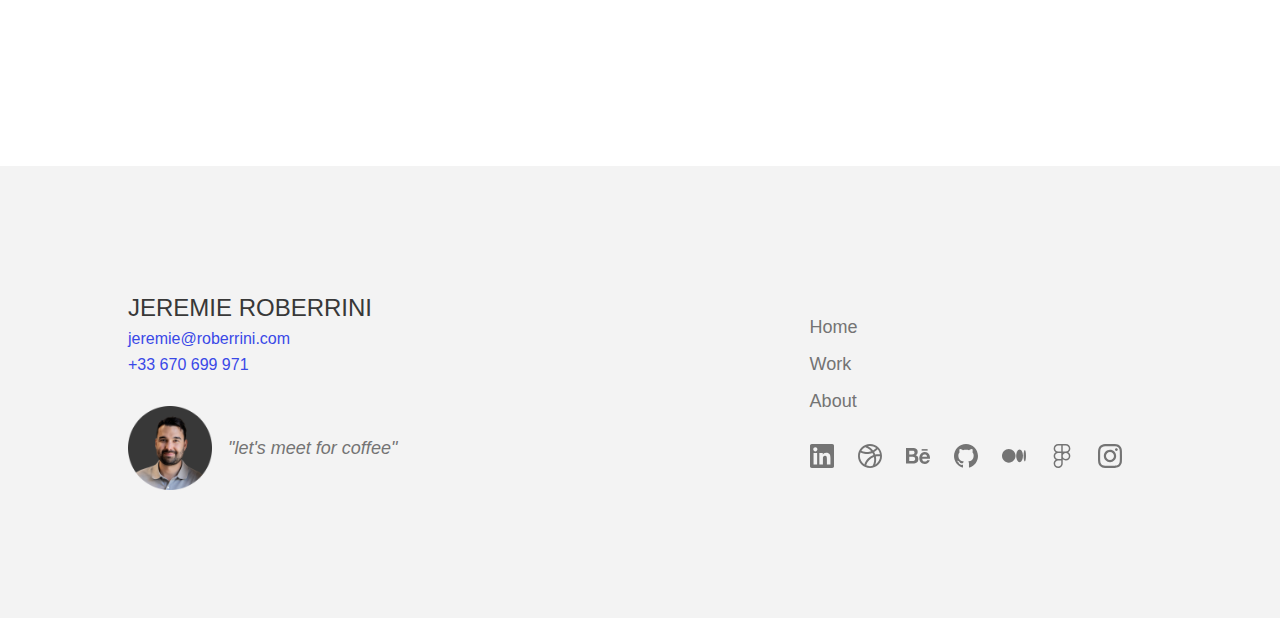
<file: Work/Beikos.html>
<!DOCTYPE html>
<html lang="en">
<head>
    <meta charset="UTF-8">
    <meta name="viewport" content="width=device-width, initial-scale=1.0">
    <title><title>Biekos | UX Design for a Chronic Pain Journal App | Jeremie Roberrini Portfolio</title>

    <link rel="stylesheet" href="../Styles/MainStyles.css">
    <link rel="stylesheet" href="../Styles/ProjectPageStyles.css">

    <!-- SEO -->
    <meta name="description" content="Portfolio case study of Beikos, a health-tech startup helping people with chronic pain. Designed the first mobile app MVP, defined branding and navigation, and translated research into accessible, empathetic user experiences.">
    <meta name="keywords" content="UX design chronic pain app, health tech UX case study, mobile-first MVP design, Beikos startup design, healthcare app user experience, portfolio case study UX designer, symptom tracking app design">
    <meta property="og:title" content="Beikos - UX Design for a Chronic Pain Journal App">
    <meta property="og:description" content="Designing the first MVP for a health-tech startup: from brand identity to navigation and symptom tracking UX.">
    <meta property="og:type" content="website">
    <meta property="og:image" content="">
    <meta property="og:url" content="">


</head>
<body>

    <div class="menu-container">
    <div class="menu">
        <ul class="menu-list">
            <li><button class="button-transparent active" onclick="location.href='../index.html'" type="button">Home</button></li>
            <li><button class="button-transparent" onclick="location.href='../Work.html'" type="button">Work</button></li>
            <li><button class="button-transparent" onclick="location.href='../About.html'" type="button">About</button></li>
        </ul>
    </div>
    </div>
    
    <div class="hero">
        <div class="hero-image-div">
            <div class="hero-image" 
            style="
            background: #F3F3F3 url('../Assets/biekos/biekoshero.png');
            background-repeat: no-repeat;
            background-size: contain; 
            background-position: bottom 0px right 0px;">
            </div>
        </div>
        <div class="hero-text">
            <h1>Chronic Pain Journal App</h1>
            <p>Beikos was an early-stage medical startup aiming to support people with chronic pain. The product helped patients track their symptoms, reflect on patterns, and share insights with clinicians. For users, the goal was to feel heard and receive personalized guidance.</p>
        </div>
    </div>

    <div class="divider">
    </div>

    <div class="content-div">
        <h2>Defining the first product</h2>
        <p>As the first designer, I was tasked with transforming the concept from a set of Google Forms into a mobile-first application. This meant defining the first product structure, shaping the visual identity, and creating a component-based workflow that could scale. I collaborated closely with the founders—a PhD researcher and a software engineer—and the first developer to align branding, navigation, and feature priorities.</p>
    </div>

    <div class="divider">
    </div>

    <div class="inverted-color-div">
        <h2>Turning vision into structure</h2>
        <p>The team had many ideas for what the app could become, but nothing tangible existed yet. I had to translate a broad vision into a usable experience while making foundational choices about branding and navigation. A key challenge was designing how people would input pain-related information in a way that felt supportive rather than overwhelming. The process required many iterations and careful balancing of identity, usability, and empathy.</p>
    </div>

    <div class="divider">
    </div>

    <div class="images-div">
        <div class="img-row">
            <div class="img-expand img-greybg"
            style="
            background: #180F62 url('../Assets/biekos/images.png');
            background-repeat: repeat-x;
            background-size: auto 22rem; 
            background-position: left;
            border: solid 1px #F3F3F3"></div>

            <div class="img-fix img-greybg" 
            style="
            background: #FFFFFF url('../Assets/biekos/input.png');
            background-repeat: no-repeat;
            background-size: contain; 
            background-position: center center;
            border: solid 1px #F3F3F3"></div>
        </div>

        <div class="img-row">
            <div class="img-fix img-greybg"
            style="
            background: #E5E5E5 url('../Assets/biekos/iterations.png');
            background-repeat: no-repeat;
            background-size: contain; 
            background-position: center;
            border: solid 1px #F3F3F3"></div>
            
            <div class="img-expand img-greybg"
            style="
            background: #E5E5E5 url('../Assets/biekos/mobiledemo.png');
            background-repeat: repeat-x;
            background-size: auto 22rem; 
            background-position: center;
            border: solid 1px #F3F3F3"></div>
        </div>
    </div>

    <div class="divider">
        <img src="../Assets/divider.svg" alt="devider line">
    </div>




    <div class="centered">

    <div class="project-div">
        <h2>Launching and learning fast</h2>
        <p>The MVP provided a first step toward clinical testing and helped validate demand. Patients could log their experiences, review their data, and use it to communicate with therapists. I also built a unique illustration set to strengthen the brand's voice.
</br>
From this project, I learned that the first version of a product doesn't need to be perfect; launching and learning are more valuable than over-polishing. Some of the most useful features emerged through iteration rather than careful planning, and feedback quickly revealed where improvements were most needed. </p>        
    </div>


    <div class="divider">
        <img src="../Assets/divider.svg" alt="devider line">
    </div>

    <div class="project-div">
        <h2>Other Projects</h2>
        <div class="projects-group">
            <a class="project-link grey-link" href="./UsabilityImprovments-Snow.html">
                <img src="../Assets/Home/snowthumbnail.png" alt="demo screen view of the snow software plateform" width="256px">
                <h3 class="grey-link">Usability for Snow</h3>
            </a>
            <a class="project-link grey-link" href="./DesignSystem-Gigapay.html">
                <img src="../Assets/Home/gigadesignthumbnail.png" alt="demo screen view of the snow software plateform" width="256px">
                <h3 class="grey-link">Design system for Gigapay</h3>
            </a>
            <a class="project-link grey-link" href="./PositionGreen-strategy.html">
                <img src="../Assets/Home/pgstrategythumbnail.png" alt="demo screen view of the snow software plateform" width="256px">
                <h3 class="grey-link">Strategy for Position Green</h3>
            </a>
        </div>

    </div>

    </div>

    <div class="divider">
    </div>


    <footer>
        <div>
            <div class="footer-contact">
                <H2>JEREMIE ROBERRINI</H2>
                <a href="mailto:jeremie@roberrini.com'" class="blue">jeremie@roberrini.com</a>
                <a href="../Assets/Contact Jeremie ROBERRINI NEVEU.vcf" class="blue" >+33 670 699 971</a>
            </div>
            <a href="https://calendly.com/jeremie-roberrini/30min?month=2025-09" target="_blank">
            <div class="footer-image">
                <img src="../Assets/JeremieRoberriniPhoto.png" alt="photo of jeremie roberrini" width="84px">
                <p class="italic">"let's meet for coffee"</p>
            </div></a>
        </div>
        <div class="footer-right">
            <ul class="footer-list">
                <li><button class="button-transparent" onclick="location.href='../index.html'" type="button">Home</button></li>
                <li><button class="button-transparent" onclick="location.href='../Work.html'" type="button">Work</button></li>
                <li><button class="button-transparent" onclick="location.href='../About.html'" type="button">About</button></li>
            </ul>
            <ul class="social-list footer-social">
                <li>
                <a href="https://www.linkedin.com/in/jeremieroberrini/" target="_blank" class="button-transparent social">
                    <img src="../Assets/socials/linkedin.svg" alt="linkedin logo">
                </a>
            </li>
            <li>
                <a href="https://dribbble.com/JeremieRN" target="_blank" class="button-transparent social">
                    <img src="../Assets/socials/dribble.svg" alt="dribblle logo">
                </a>
            </li>
            <li>
                <a href="https://www.behance.net/jeremieroberri" target="_blank" class="button-transparent social">
                    <img src="../Assets/socials/behance.svg" alt="behance logo">
                </a>
            </li>
            <li>
                <a href="https://github.com/Jeremie-R" target="_blank" class="button-transparent social">
                    <img src="../Assets/socials/github.svg" alt="github logo">
                </a>
            </li>
            <li>
                <a href="https://medium.com/@jeremie.roberrini" target="_blank" class="button-transparent social">
                    <img src="../Assets/socials/medium.svg" alt="medium logo">
                </a>
            </li>
            <li>
                <a href="https://www.figma.com/@jeremieroberrin" target="_blank" class="button-transparent social">
                    <img src="../Assets/socials/figma.svg" alt="figma logo">
                </a>
            </li>
            <li>
                <a href="https://www.instagram.com/jeremie_draws/" target="_blank" rel="noopener" class="button-transparent social">
                    <img src="../Assets/socials/instagram.svg" alt="instagram logo">
                </a>
            </li>
            </ul>
        </div>
    </footer>


</body>
</html>
</file>
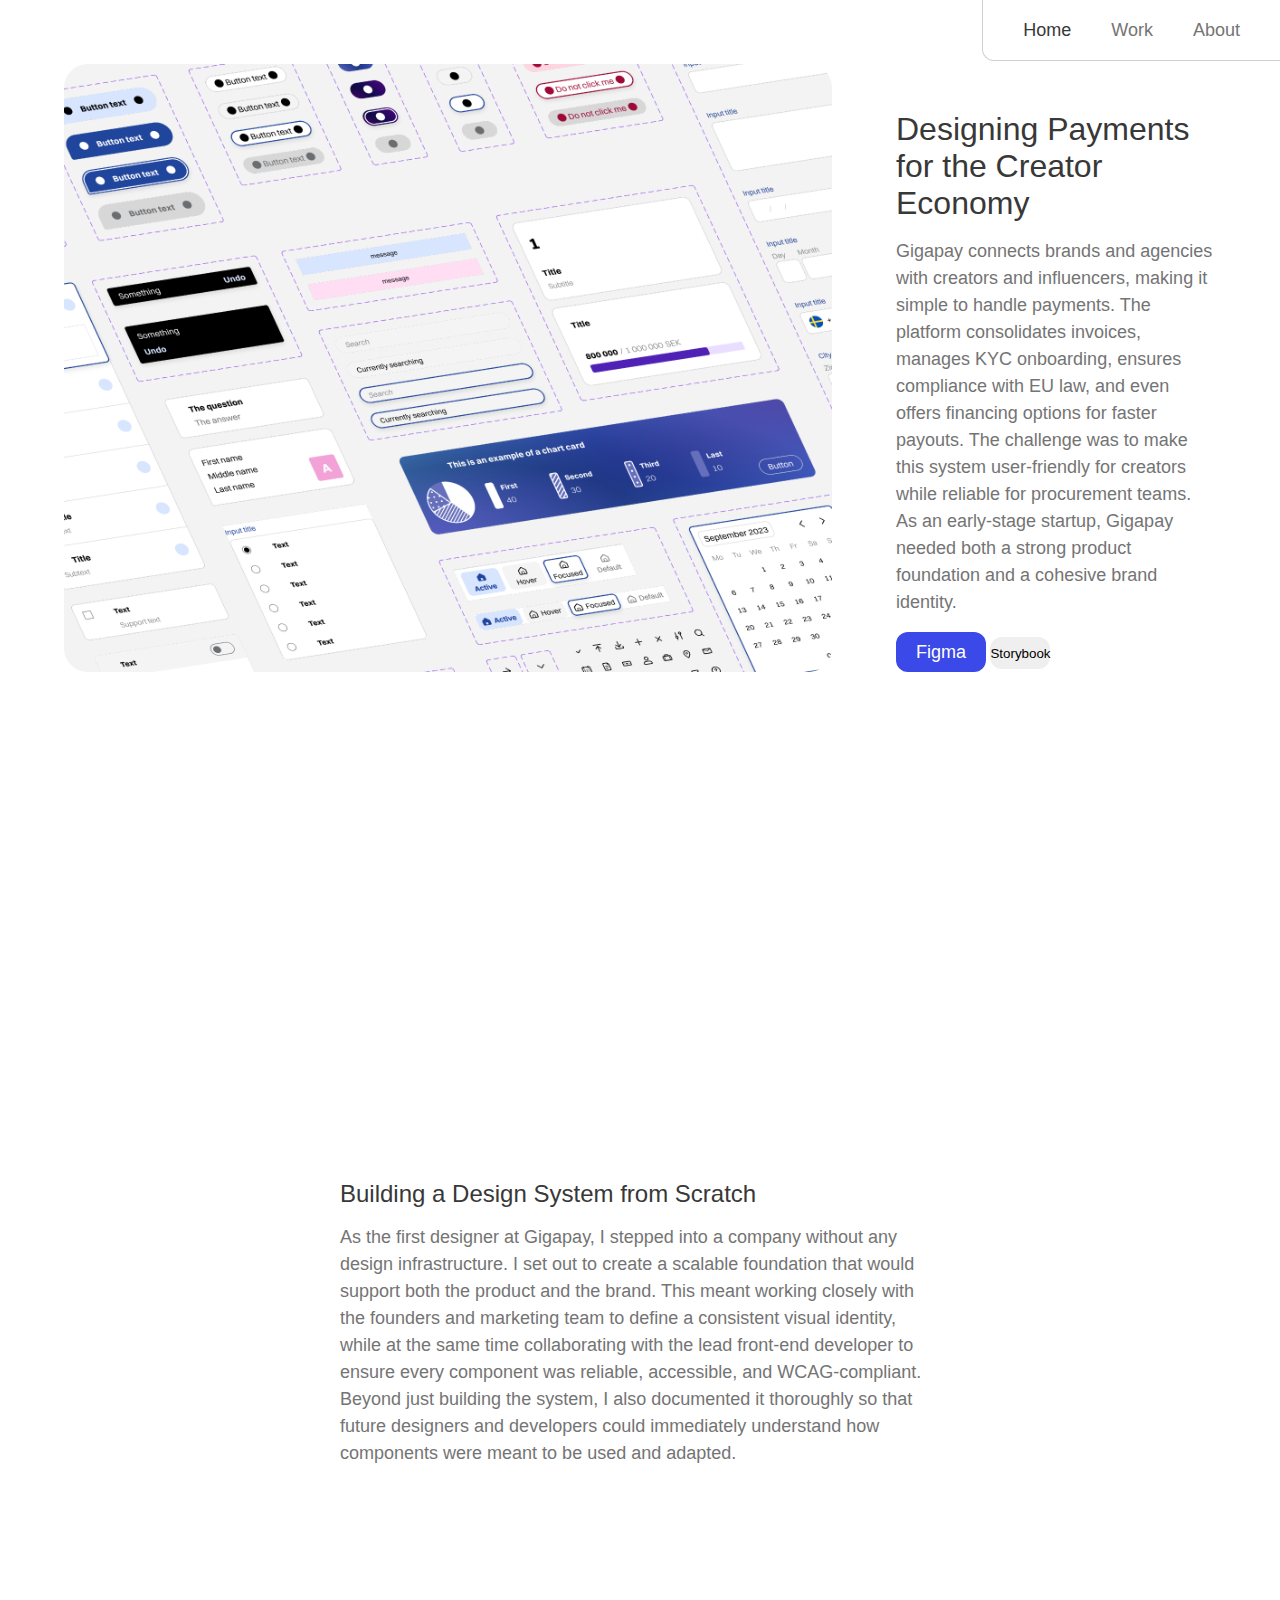
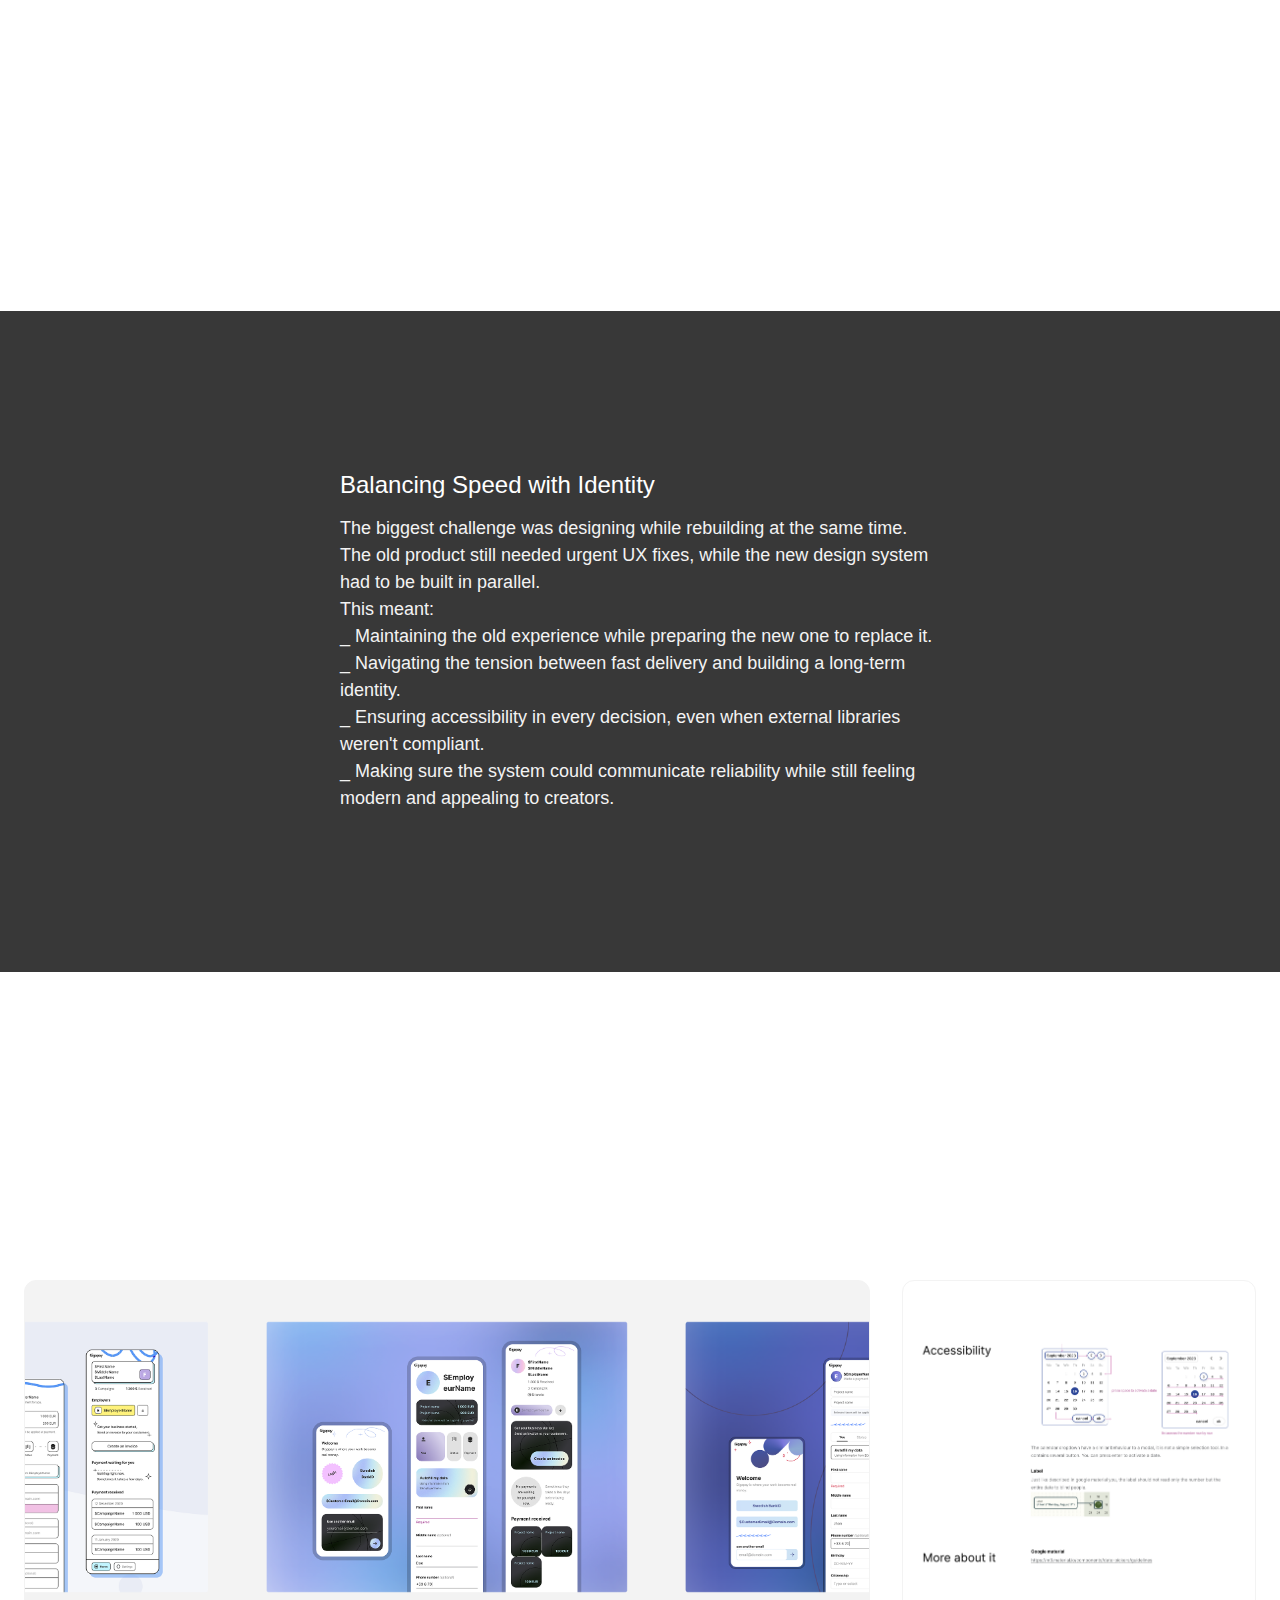
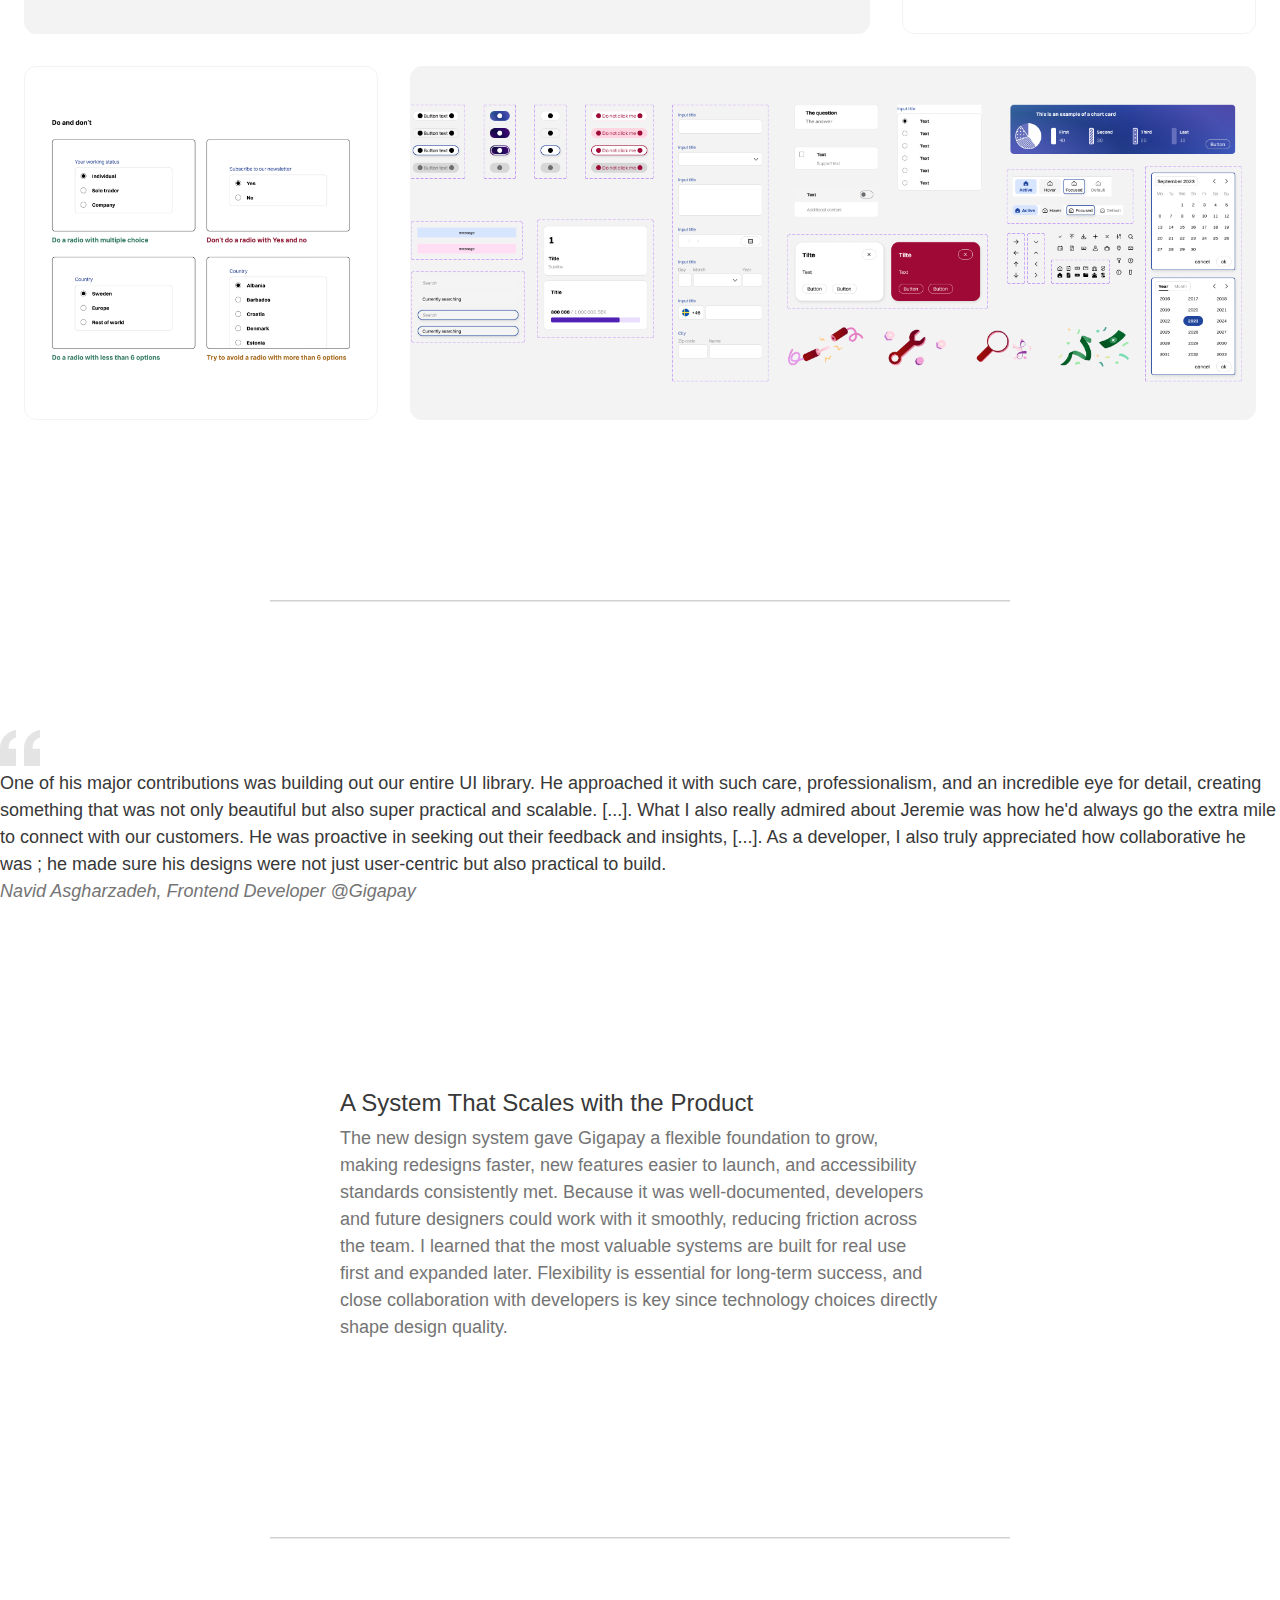
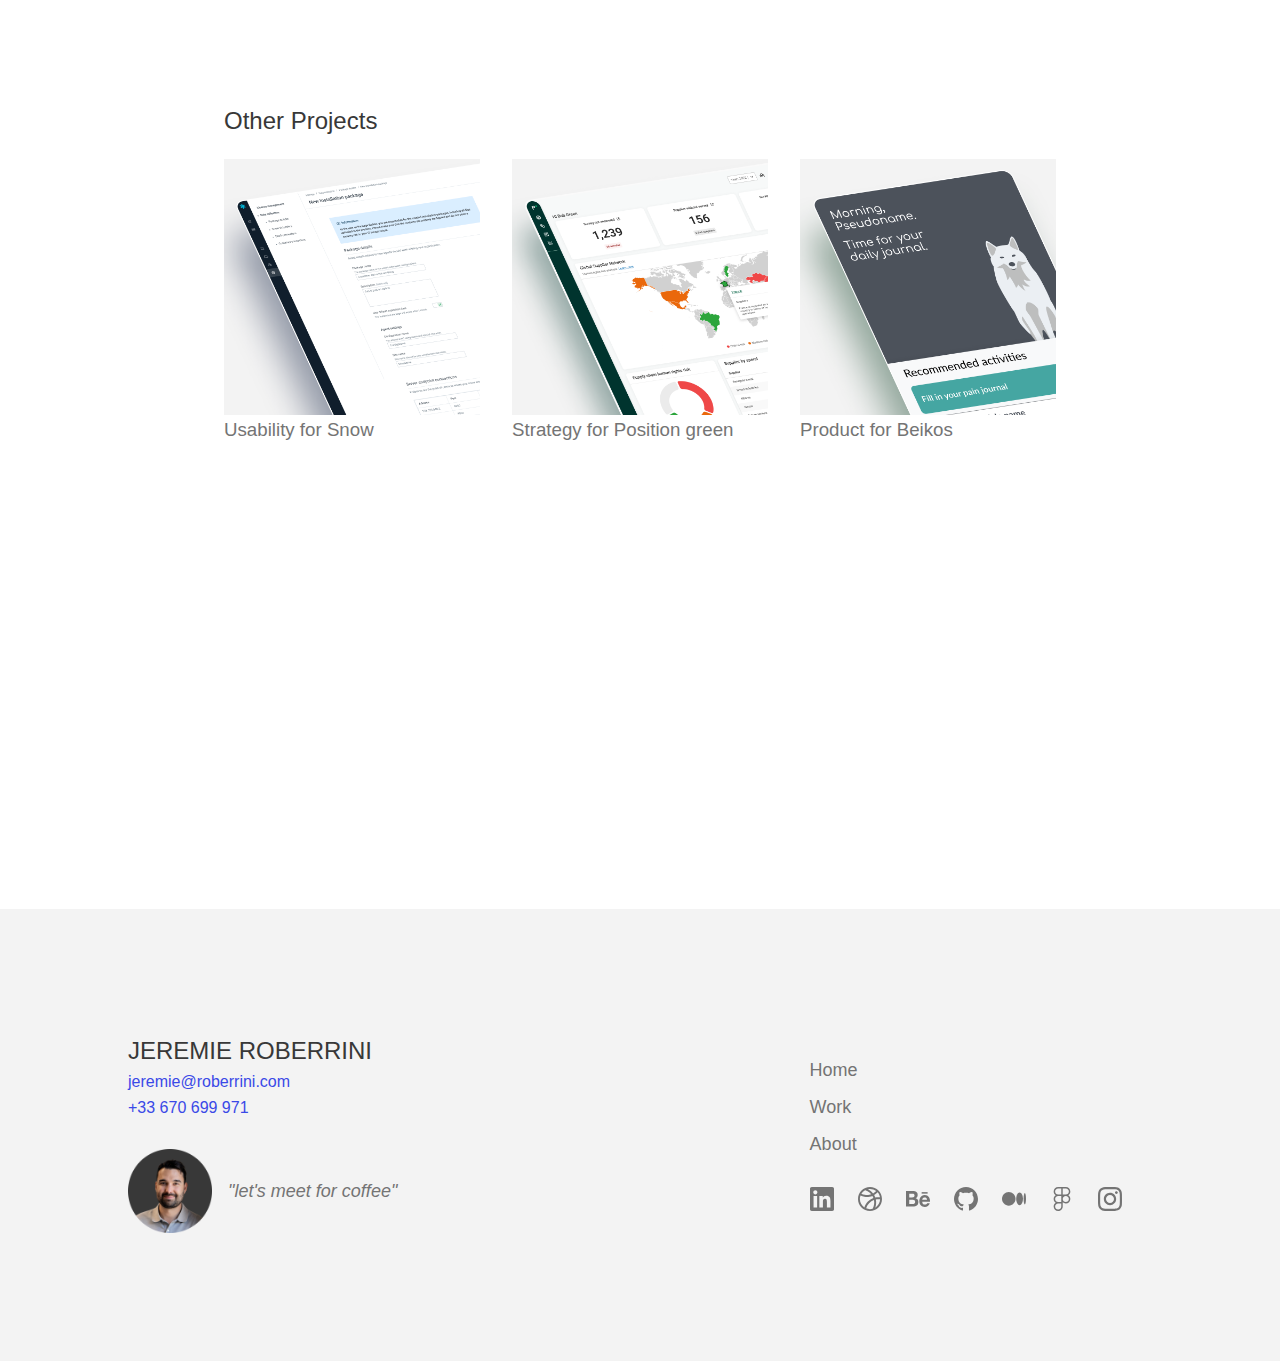
<file: Work/DesignSystem-Gigapay.html>
<!DOCTYPE html>
<html lang="en">
<head>
    <meta charset="UTF-8">
    <meta name="viewport" content="width=device-width, initial-scale=1.0">
    <title>Gigapay Design System | Building Scalable & Accessible Payments UX</title>

    <link rel="icon" type="image/x-icon" href="/Assets/favicon.ico">

    <link rel="stylesheet" href="../Styles/MainStyles.css">
    <link rel="stylesheet" href="../Styles/ProjectPageStyles.css">

    <!-- SEO -->
    <meta name="description" content="Case study on creating Gigapay's design system: defining brand identity, ensuring accessibility, and building a scalable foundation for product growth.">
    <meta name="keywords" content="Gigapay, UX design, design system, accessibility, WCAG, product design, UI library, brand identity, fintech design, creator payments">
    <meta property="og:title" content="Gigapay Design System - Building Scalable & Accessible Payments UX">
    <meta property="og:description" content="How I built Gigapay's design system from scratch, aligning product, brand, and accessibility to scale a creator payment platform.">
    <meta property="og:type" content="website">
    <meta property="og:url" content="">
    <meta property="og:image" content="">


</head>
<body>

    <div class="menu-container">
    <div class="menu">
        <ul class="menu-list">
            <li><button class="button-transparent active" onclick="location.href='../index.html'" type="button">Home</button></li>
            <li><button class="button-transparent" onclick="location.href='../Work.html'" type="button">Work</button></li>
            <li><button class="button-transparent" onclick="location.href='../About.html'" type="button">About</button></li>
        </ul>
    </div>
    </div>
    
    <div class="hero">
        <div class="hero-image-div">
            <div class="hero-image" 
            style="
            background: #F3F3F3 url('../Assets/gigaDesign/giga\ hero.png');
            background-repeat: no-repeat;
            background-size: cover; 
            background-position: bottom 0px right 0px;">
            </div>
        </div>
        <div class="hero-text">
            <h1>Designing Payments for the Creator Economy</h1>
            <p>Gigapay connects brands and agencies with creators and influencers, making it simple to handle payments. The platform consolidates invoices, manages KYC onboarding, ensures compliance with EU law, and even offers financing options for faster payouts. The challenge was to make this system user-friendly for creators while reliable for procurement teams. As an early-stage startup, Gigapay needed both a strong product foundation and a cohesive brand identity.</p>
            <div class="button-list">
                <a href="https://www.figma.com/file/ydT6uR0FZS1fiBNSeloSRR/Gigapay---%F0%9F%94%AE--Design-system-(October)?type=design&node-id=223%3A47936&mode=design&t=T8B0xC9ApP7gIc5j-1" target="_blank"><button class="button-primary">Figma</button></a>
                <a href="https://65269f1cf75fefa1654df00b-vwrjvoimuf.chromatic.com/" target="_blank"><button class="button-secondary">Storybook</button></a>
            </div>

        </div>
    </div>

    <div class="divider">
    </div>

    <div class="content-div">
        <h2>Building a Design System from Scratch</h2>
        <p>As the first designer at Gigapay, I stepped into a company without any design infrastructure. I set out to create a scalable foundation that would support both the product and the brand. This meant working closely with the founders and marketing team to define a consistent visual identity, while at the same time collaborating with the lead front-end developer to ensure every component was reliable, accessible, and WCAG-compliant. Beyond just building the system, I also documented it thoroughly so that future designers and developers could immediately understand how components were meant to be used and adapted.</p>
    </div>

    <div class="divider">
    </div>

    <div class="inverted-color-div">
        <h2>Balancing Speed with Identity</h2>
        <p>The biggest challenge was designing while rebuilding at the same time. The old product still needed urgent UX fixes, while the new design system had to be built in parallel.</br> This meant: </br>
_ Maintaining the old experience while preparing the new one to replace it. </br>
_ Navigating the tension between fast delivery and building a long-term identity. </br>
_ Ensuring accessibility in every decision, even when external libraries weren't compliant. </br>
_ Making sure the system could communicate reliability while still feeling modern and appealing to creators.</p>
    </div>

    <div class="divider">
    </div>

    <div class="images-div">
        <div class="img-row">
            <div class="img-expand img-greybg"
            style="
            background: #F3F3F3 url('../Assets/gigaDesign/demo.png');
            background-repeat: repeat-x;
            background-size: auto 22rem; 
            background-position: center;
            border: solid 1px #F3F3F3"></div>

            <div class="img-fix img-greybg" 
            style="
            background: #FFFFFF url('../Assets//gigaDesign/acess.png');
            background-repeat: no-repeat;
            background-size: contain; 
            background-position: center;
            border: solid 1px #F3F3F3"></div>
        </div>

        <div class="img-row">
            <div class="img-fix img-greybg"
            style="
            background: #FFFFFF url('../Assets/gigaDesign/dodont.png');
            background-repeat: no-repeat;
            background-size: contain; 
            background-position: center;
            border: solid 1px #F3F3F3"></div>
            
            <div class="img-expand img-greybg"
            style="
            background: #F3F3F3 url('../Assets/gigaDesign/ds\ as\ a\ ligne.png');
            background-repeat: repeat-x;
            background-size: auto 22rem; 
            background-position: center right 0px;
            border: solid 1px #F3F3F3"></div>
        </div>
    </div>

    <div class="divider">
        <img src="../Assets/divider.svg" alt="devider line">
    </div>



    <div class="centered-div testimonial-div">
        <div class="testimonial">
            <img src="../Assets/quote.svg" alt="quote">
            <p class="dark">One of his major contributions was building out our entire UI library. He approached it with such care, professionalism, and an incredible eye for detail, creating something that was not only beautiful but also super practical and scalable. [...]. What I also really admired about Jeremie was how he'd always go the extra mile to connect with our customers. He was proactive in seeking out their feedback and insights, [...]. As a developer, I also truly appreciated how collaborative he was ; he made sure his designs were not just user-centric but also practical to build.</p>
            <p class="italic">Navid Asgharzadeh, Frontend Developer @Gigapay</p>
        </div>
    
    </div>


    

    <div class="centered content-div">

    <div class="project-div">
        <h2>A System That Scales with the Product</h2>
        <p>The new design system gave Gigapay a flexible foundation to grow, making redesigns faster, new features easier to launch, and accessibility standards consistently met. Because it was well-documented, developers and future designers could work with it smoothly, reducing friction across the team.

I learned that the most valuable systems are built for real use first and expanded later. Flexibility is essential for long-term success, and close collaboration with developers is key since technology choices directly shape design quality.</p>        
    </div>


    <div class="divider">
        <img src="../Assets/divider.svg" alt="devider line">
    </div>

    <div class="project-div">
        <h2>Other Projects</h2>
        <div class="projects-group">
            <a class="project-link grey-link" href="./UsabilityImprovments-Snow.html">
                <img src="../Assets/Home/snowthumbnail.png" alt="demo screen view of the snow software plateform" width="256px">
                <h3 class="grey-link">Usability for Snow</h3>
            </a>
            <a class="project-link grey-link" href="./PositionGreen-strategy.html">
                <img src="../Assets/Home/pgstrategythumbnail.png" alt="demo screen view of the snow software plateform" width="256px">
                <h3 class="grey-link">Strategy for Position green</h3>
            </a>
            <a class="project-link grey-link" href="./beikos.html">
                <img src="../Assets/Home/biekosthumbnail.png" alt="demo screen view of the snow software plateform" width="256px">
                <h3 class="grey-link">Product for Beikos</h3>
            </a>
        </div>

    </div>

    </div>

    <div class="divider">
    </div>


    <footer>
        <div>
            <div class="footer-contact">
                <H2>JEREMIE ROBERRINI</H2>
                <a href="mailto:jeremie@roberrini.com'" class="blue">jeremie@roberrini.com</a>
                <a href="../Assets/Contact Jeremie ROBERRINI NEVEU.vcf" class="blue" >+33 670 699 971</a>
            </div>
            <a href="https://calendly.com/jeremie-roberrini/30min?month=2025-09" target="_blank">
            <div class="footer-image">
                <img src="../Assets/JeremieRoberriniPhoto.png" alt="photo of jeremie roberrini" width="84px">
                <p class="italic">"let's meet for coffee"</p>
            </div></a>
        </div>
        <div class="footer-right">
            <ul class="footer-list">
                <li><button class="button-transparent" onclick="location.href='../index.html'" type="button">Home</button></li>
                <li><button class="button-transparent" onclick="location.href='../Work.html'" type="button">Work</button></li>
                <li><button class="button-transparent" onclick="location.href='../About.html'" type="button">About</button></li>
            </ul>
            <ul class="social-list footer-social">
                <li>
                <a href="https://www.linkedin.com/in/jeremieroberrini/" target="_blank" class="button-transparent social">
                    <img src="../Assets/socials/linkedin.svg" alt="linkedin logo">
                </a>
            </li>
            <li>
                <a href="https://dribbble.com/JeremieRN" target="_blank" class="button-transparent social">
                    <img src="../Assets/socials/dribble.svg" alt="dribblle logo">
                </a>
            </li>
            <li>
                <a href="https://www.behance.net/jeremieroberri" target="_blank" class="button-transparent social">
                    <img src="../Assets/socials/behance.svg" alt="behance logo">
                </a>
            </li>
            <li>
                <a href="https://github.com/Jeremie-R" target="_blank" class="button-transparent social">
                    <img src="../Assets/socials/github.svg" alt="github logo">
                </a>
            </li>
            <li>
                <a href="https://medium.com/@jeremie.roberrini" target="_blank" class="button-transparent social">
                    <img src="../Assets/socials/medium.svg" alt="medium logo">
                </a>
            </li>
            <li>
                <a href="https://www.figma.com/@jeremieroberrin" target="_blank" class="button-transparent social">
                    <img src="../Assets/socials/figma.svg" alt="figma logo">
                </a>
            </li>
            <li>
                <a href="https://www.instagram.com/jeremie_draws/" target="_blank" rel="noopener" class="button-transparent social">
                    <img src="../Assets/socials/instagram.svg" alt="instagram logo">
                </a>
            </li>
            </ul>
        </div>
    </footer>


</body>
</html>
</file>
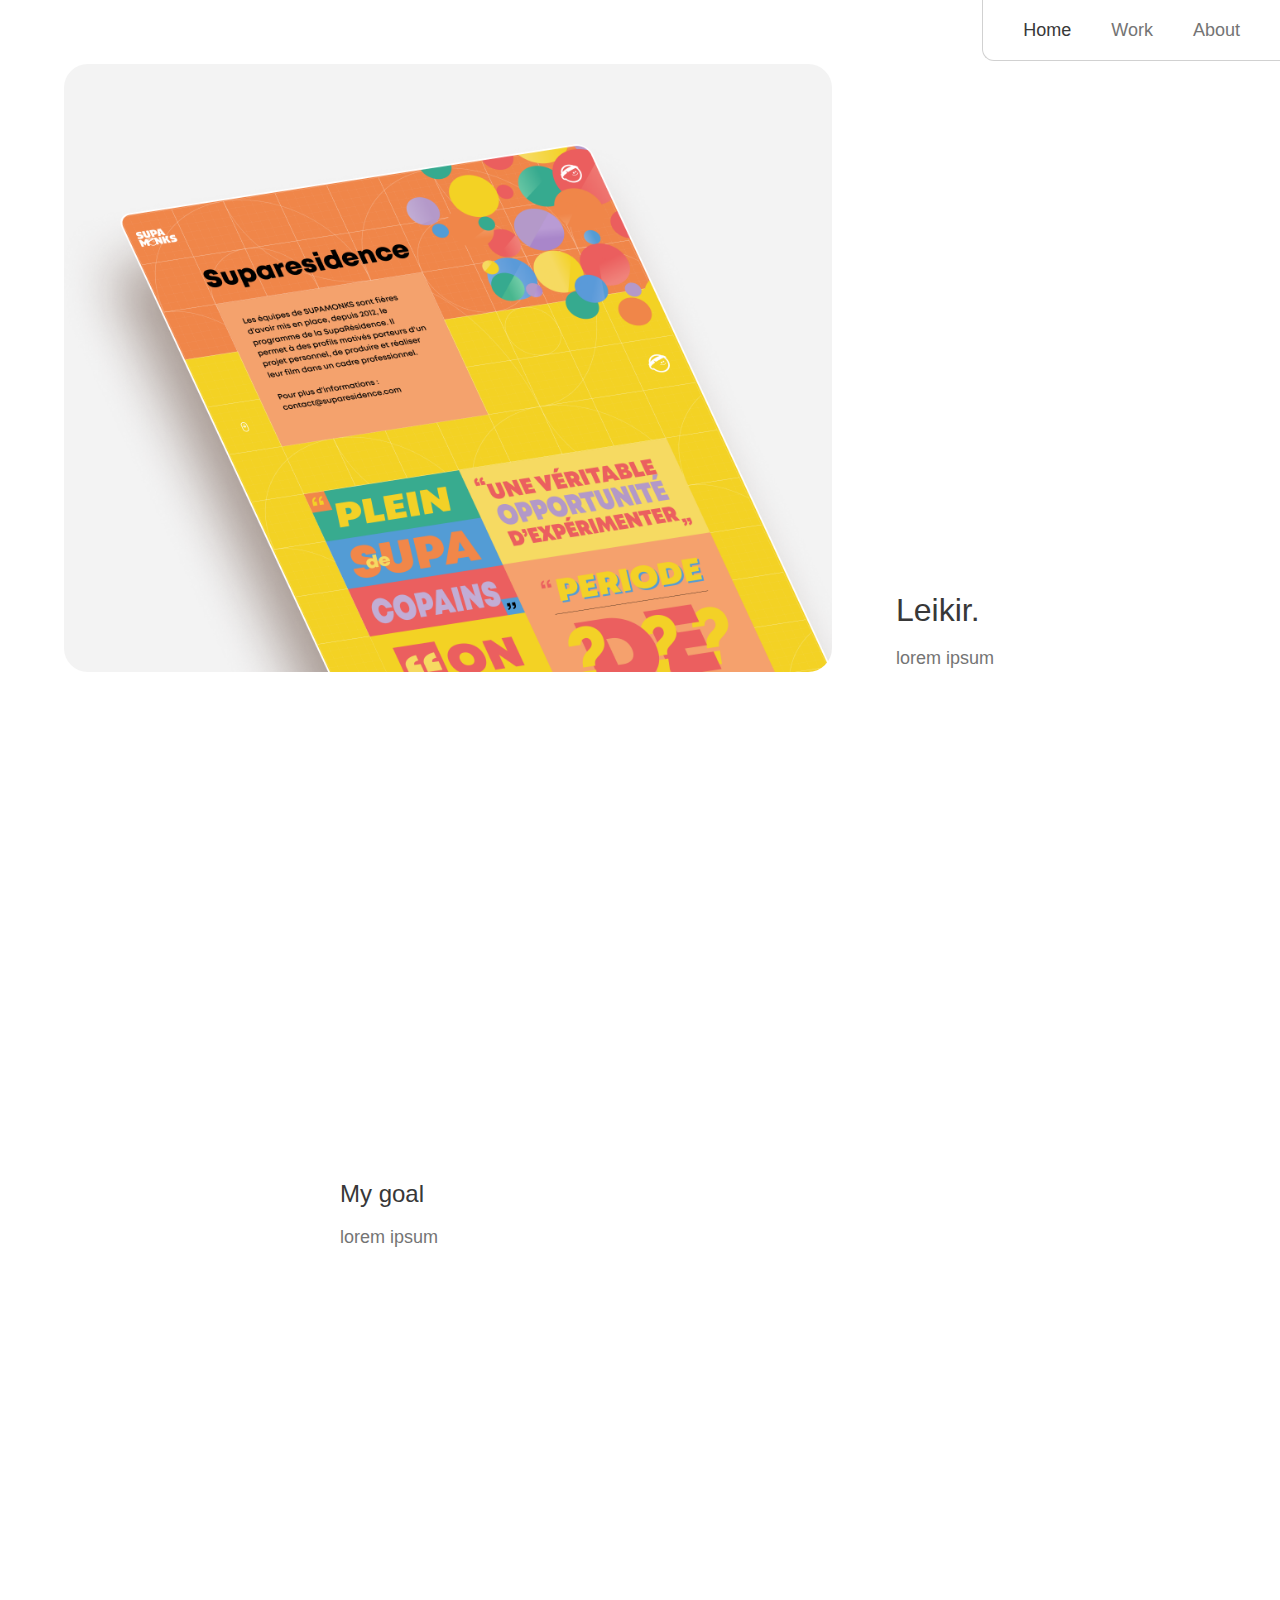
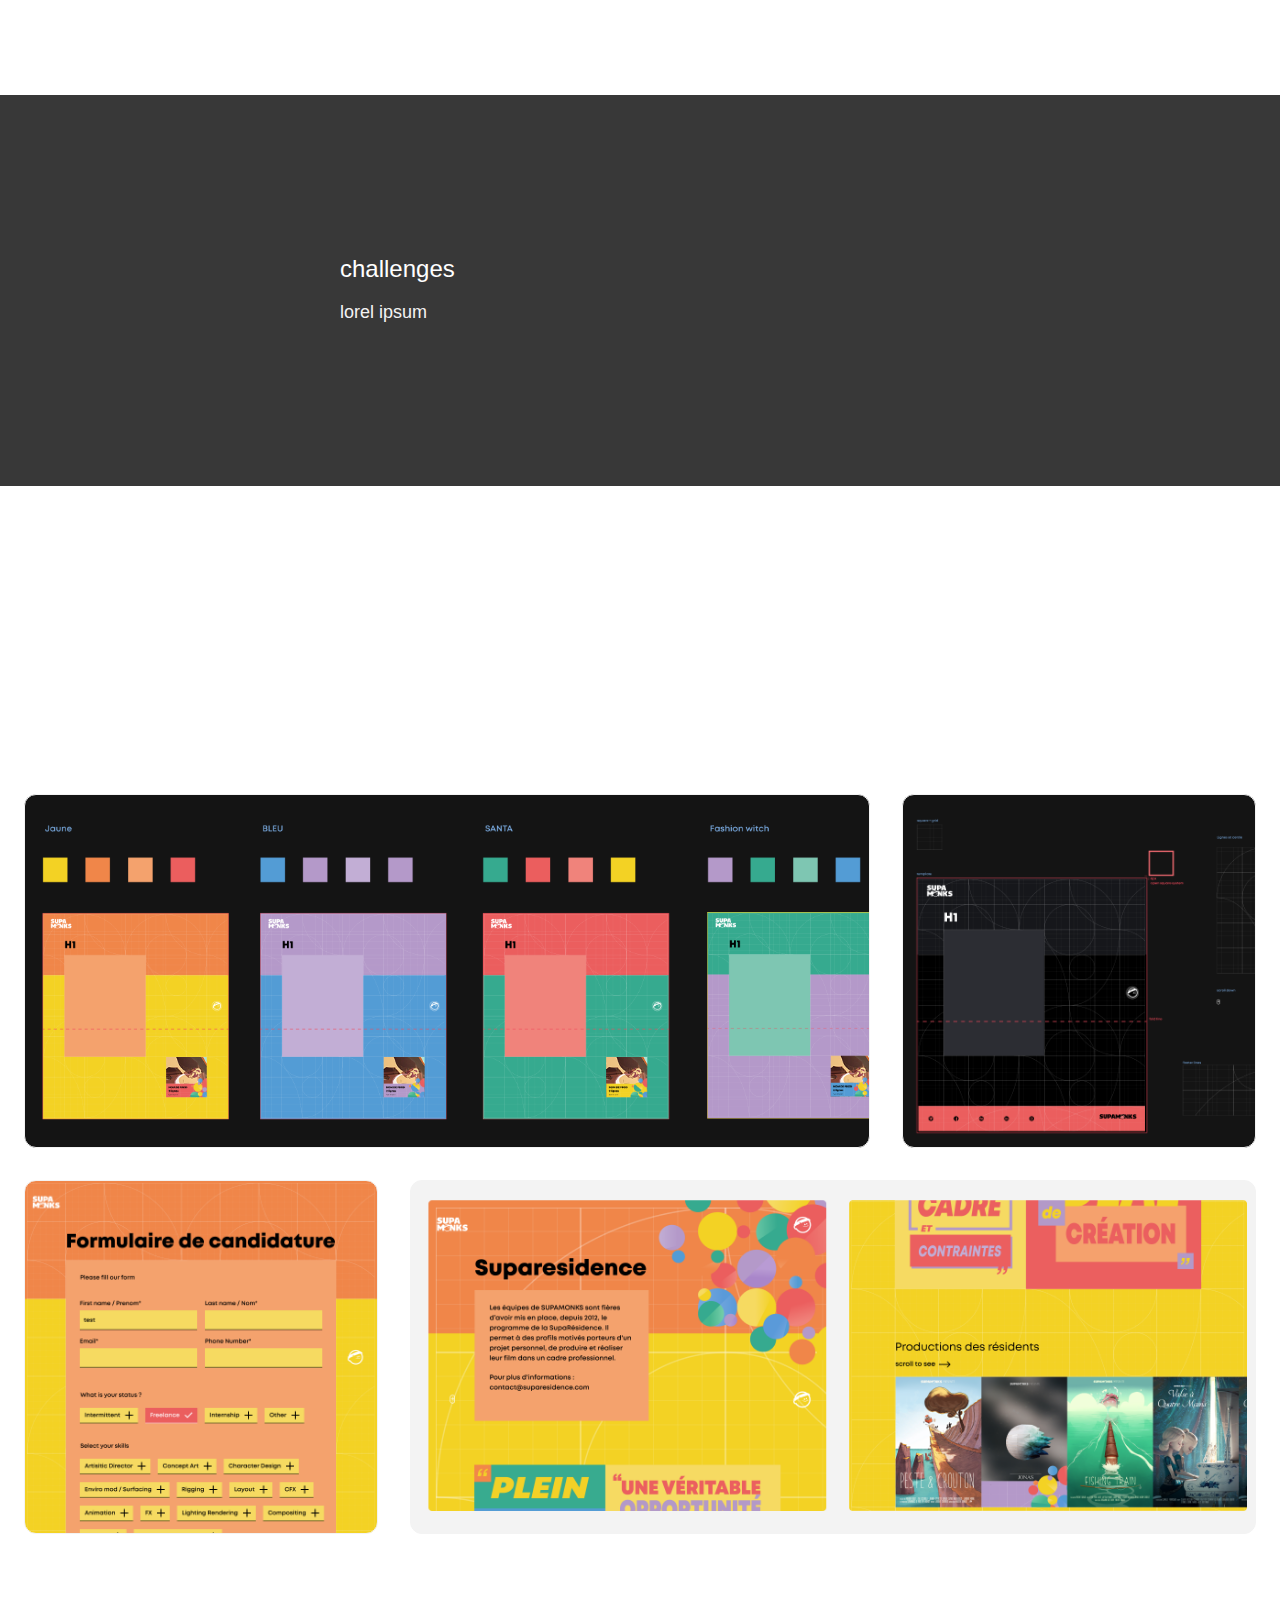
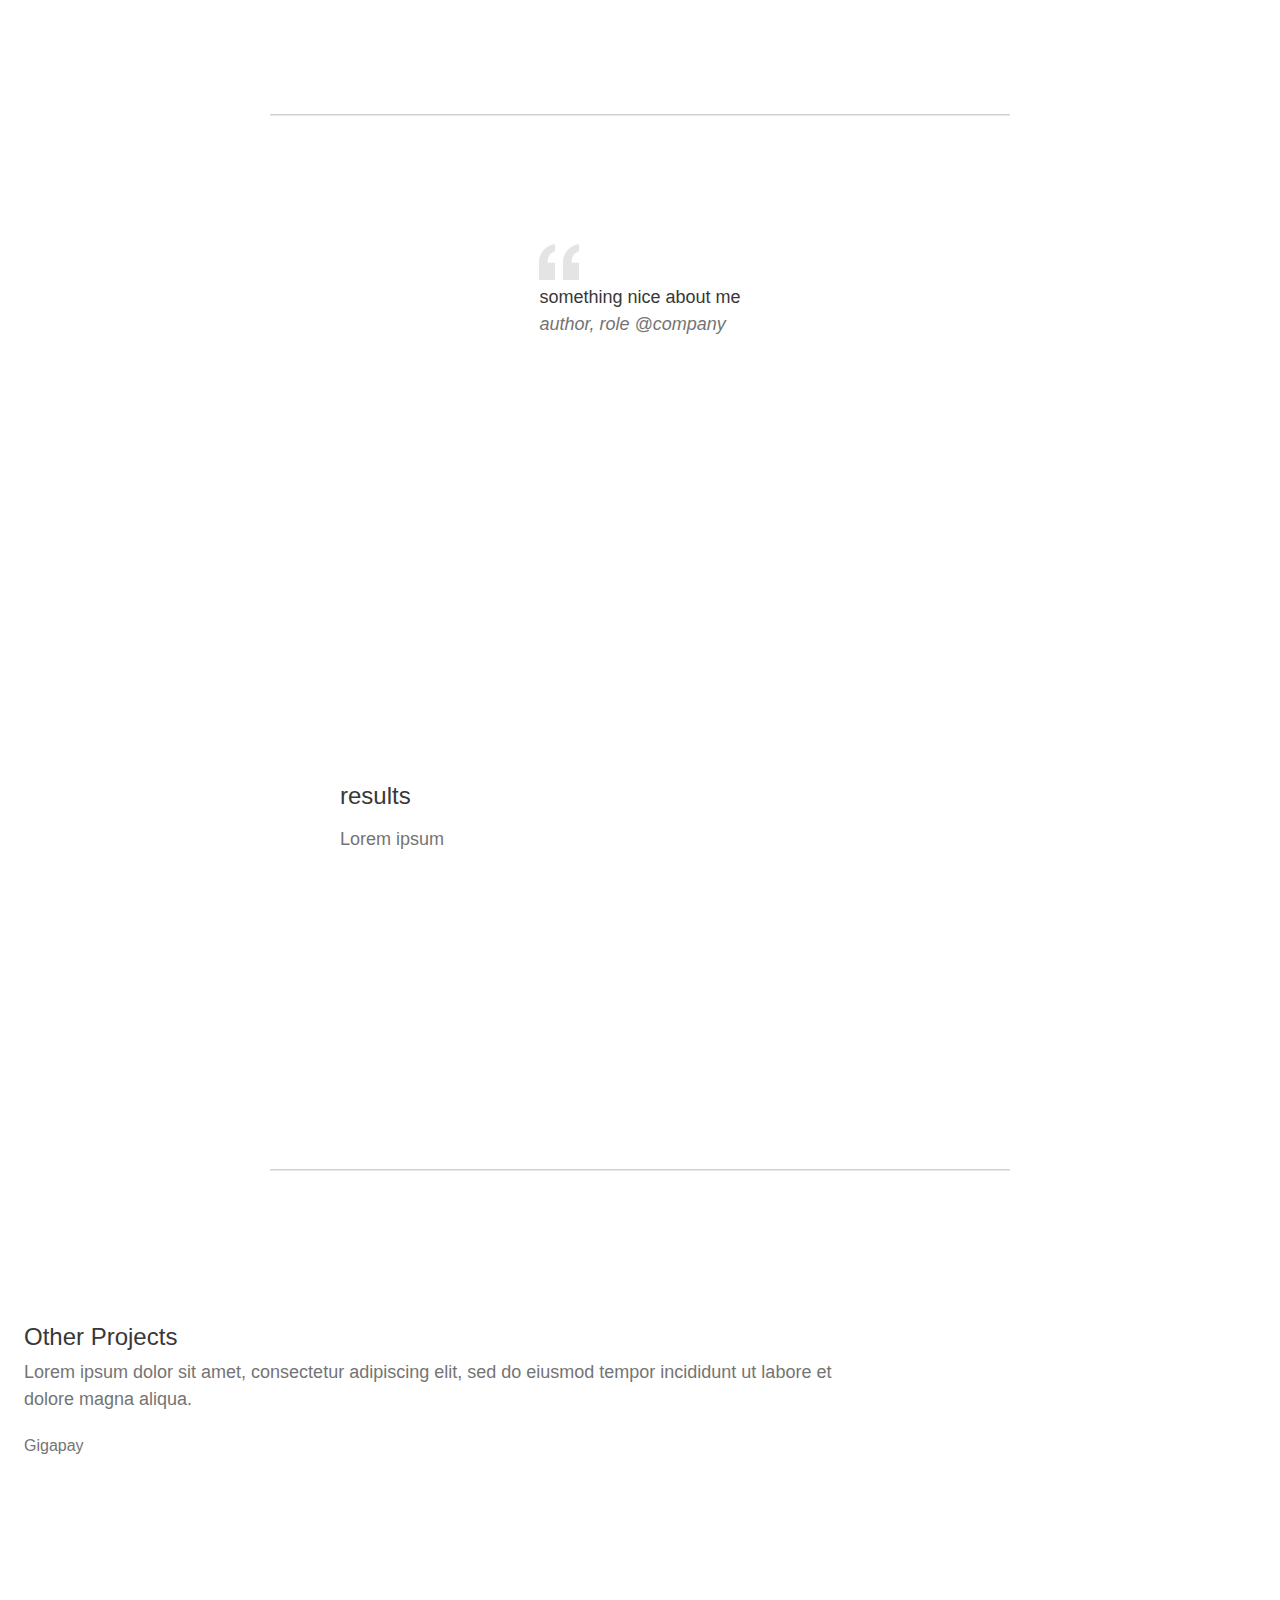
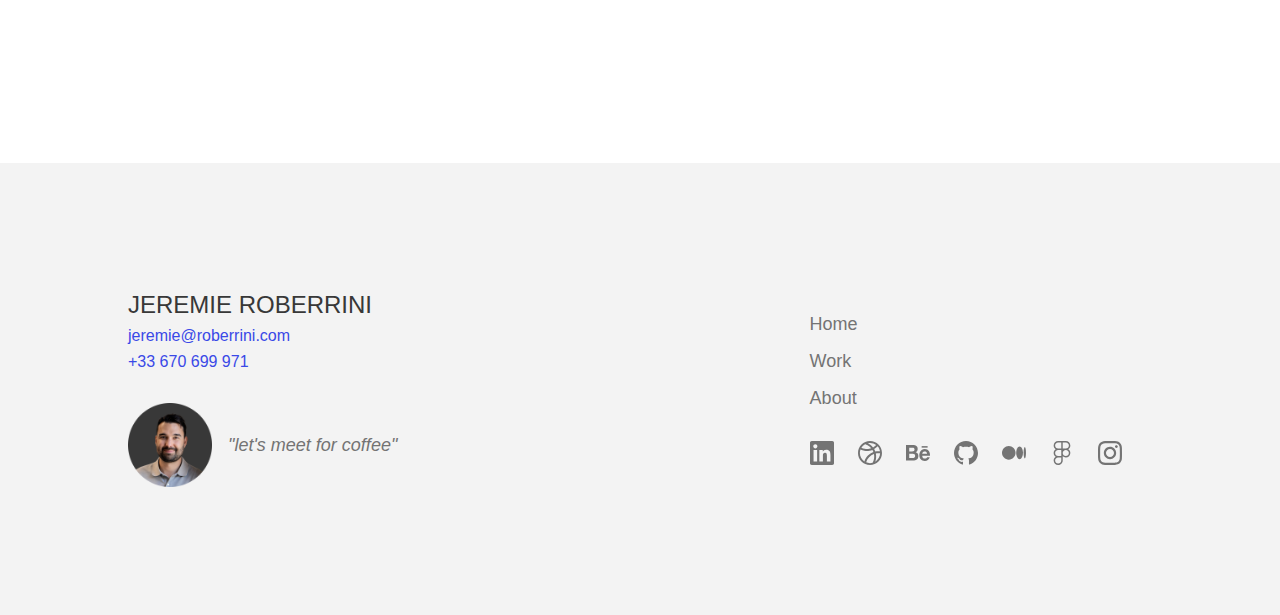
<file: Work/Leikir.html>
<!DOCTYPE html>
<html lang="en">
<head>
    <meta charset="UTF-8">
    <meta name="viewport" content="width=device-width, initial-scale=1.0">
    <title>Document</title>

    <link rel="stylesheet" href="../Styles/MainStyles.css">
    <link rel="stylesheet" href="../Styles/ProjectPageStyles.css">

</head>
<body>

    <div class="menu-container">
    <div class="menu">
        <ul class="menu-list">
            <li><button class="button-transparent active" onclick="location.href='../index.html'" type="button">Home</button></li>
            <li><button class="button-transparent" onclick="location.href='../Work.html'" type="button">Work</button></li>
            <li><button class="button-transparent" onclick="location.href='../About.html'" type="button">About</button></li>
        </ul>
    </div>
    </div>
    
    <div class="hero">
        <div class="hero-image-div">
            <div class="hero-image" 
            style="
            background: #F3F3F3 url('../Assets/leikir/leikirhero.png');
            background-repeat: no-repeat;
            background-size: contain; 
            background-position: bottom 0px right 0px;">
            </div>
        </div>
        <div class="hero-text">
            <h1>Leikir.</h1>
            <p>lorem ipsum</p>
        </div>
    </div>

    <div class="divider">
    </div>

    <div class="content-div">
        <h2>My goal </h2>
        <p>lorem ipsum</p>
    </div>

    <div class="divider">
    </div>

    <div class="inverted-color-div">
        <h2>challenges</h2>
        <p>lorel ipsum</p>
    </div>

    <div class="divider">
    </div>

    <div class="images-div">
        <div class="img-row">
            <div class="img-expand img-greybg"
            style="
            background: #141414 url('../Assets/leikir/colorchange.png');
            background-repeat: repeat-x;
            background-size: auto 22rem; 
            background-position: left 0px;
            border: solid 1px #F3F3F3"></div>

            <div class="img-fix img-greybg" 
            style="
            background: #141414 url('../Assets/leikir/template.png');
            background-repeat: no-repeat;
            background-size: contain; 
            background-position: center center;
            border: solid 1px #F3F3F3"></div>
        </div>

        <div class="img-row">
            <div class="img-fix img-greybg"
            style="
            background: #F3F3F3 url('../Assets/leikir/formulaire.png');
            background-repeat: no-repeat;
            background-size: cover; 
            background-position: center;
            border: solid 1px #F3F3F3"></div>
            
            <div class="img-expand img-greybg"
            style="
            background: #F3F3F3 url('../Assets/leikir/demo.png');
            background-repeat: repeat-x;
            background-size: auto 22rem; 
            background-position: left 0px;
            border: solid 1px #F3F3F3"></div>
        </div>
    </div>

    <div class="divider">
        <img src="../Assets/divider.svg" alt="devider line">
    </div>



    <div class="centered-div testimonial-div">
        <div class="testimonial">
            <img src="../Assets/quote.svg" alt="quote">
            <p class="dark">something nice about me</p>
            <p class="italic">author, role @company</p>
        </div>
    
    </div>


    <div class="divider">
    </div>

    <div class="centered">

    <div class="content-div">
        <h2>results</h2>
        <p>Lorem ipsum </p>        
    </div>


    <div class="divider">
        <img src="../Assets/divider.svg" alt="devider line">
    </div>

    <div class="project-div">
        <h2>Other Projects</h2>
        <p>Lorem ipsum dolor sit amet, consectetur adipiscing elit, sed do eiusmod tempor incididunt ut labore et dolore magna aliqua.</p>        
        
        <ul class="community-list">
            <li><a href="./DesignSystem-Gigapay.html" class="grey-link 24px-text" > Gigapay</a></li>
        
        </ul>

    </div>

    </div>

    <div class="divider">
    </div>


    <footer>
        <div>
            <div class="footer-contact">
                <H2>JEREMIE ROBERRINI</H2>
                <a href="mailto:jeremie@roberrini.com'" class="blue">jeremie@roberrini.com</a>
                <a href="../Assets/Contact Jeremie ROBERRINI NEVEU.vcf" class="blue" >+33 670 699 971</a>
            </div>
            <a href="https://calendly.com/jeremie-roberrini/30min?month=2025-09" target="_blank">
            <div class="footer-image">
                <img src="../Assets/JeremieRoberriniPhoto.png" alt="photo of jeremie roberrini" width="84px">
                <p class="italic">"let's meet for coffee"</p>
            </div></a>
        </div>
        <div class="footer-right">
            <ul class="footer-list">
                <li><button class="button-transparent" onclick="location.href='../index.html'" type="button">Home</button></li>
                <li><button class="button-transparent" onclick="location.href='../Work.html'" type="button">Work</button></li>
                <li><button class="button-transparent" onclick="location.href='../About.html'" type="button">About</button></li>
            </ul>
            <ul class="social-list footer-social">
                <li>
                <a href="https://www.linkedin.com/in/jeremieroberrini/" target="_blank" class="button-transparent social">
                    <img src="../Assets/socials/linkedin.svg" alt="linkedin logo">
                </a>
            </li>
            <li>
                <a href="https://dribbble.com/JeremieRN" target="_blank" class="button-transparent social">
                    <img src="../Assets/socials/dribble.svg" alt="dribblle logo">
                </a>
            </li>
            <li>
                <a href="https://www.behance.net/jeremieroberri" target="_blank" class="button-transparent social">
                    <img src="../Assets/socials/behance.svg" alt="behance logo">
                </a>
            </li>
            <li>
                <a href="https://github.com/Jeremie-R" target="_blank" class="button-transparent social">
                    <img src="../Assets/socials/github.svg" alt="github logo">
                </a>
            </li>
            <li>
                <a href="https://medium.com/@jeremie.roberrini" target="_blank" class="button-transparent social">
                    <img src="../Assets/socials/medium.svg" alt="medium logo">
                </a>
            </li>
            <li>
                <a href="https://www.figma.com/@jeremieroberrin" target="_blank" class="button-transparent social">
                    <img src="../Assets/socials/figma.svg" alt="figma logo">
                </a>
            </li>
            <li>
                <a href="https://www.instagram.com/jeremie_draws/" target="_blank" rel="noopener" class="button-transparent social">
                    <img src="../Assets/socials/instagram.svg" alt="instagram logo">
                </a>
            </li>
            </ul>
        </div>
    </footer>


</body>
</html>
</file>
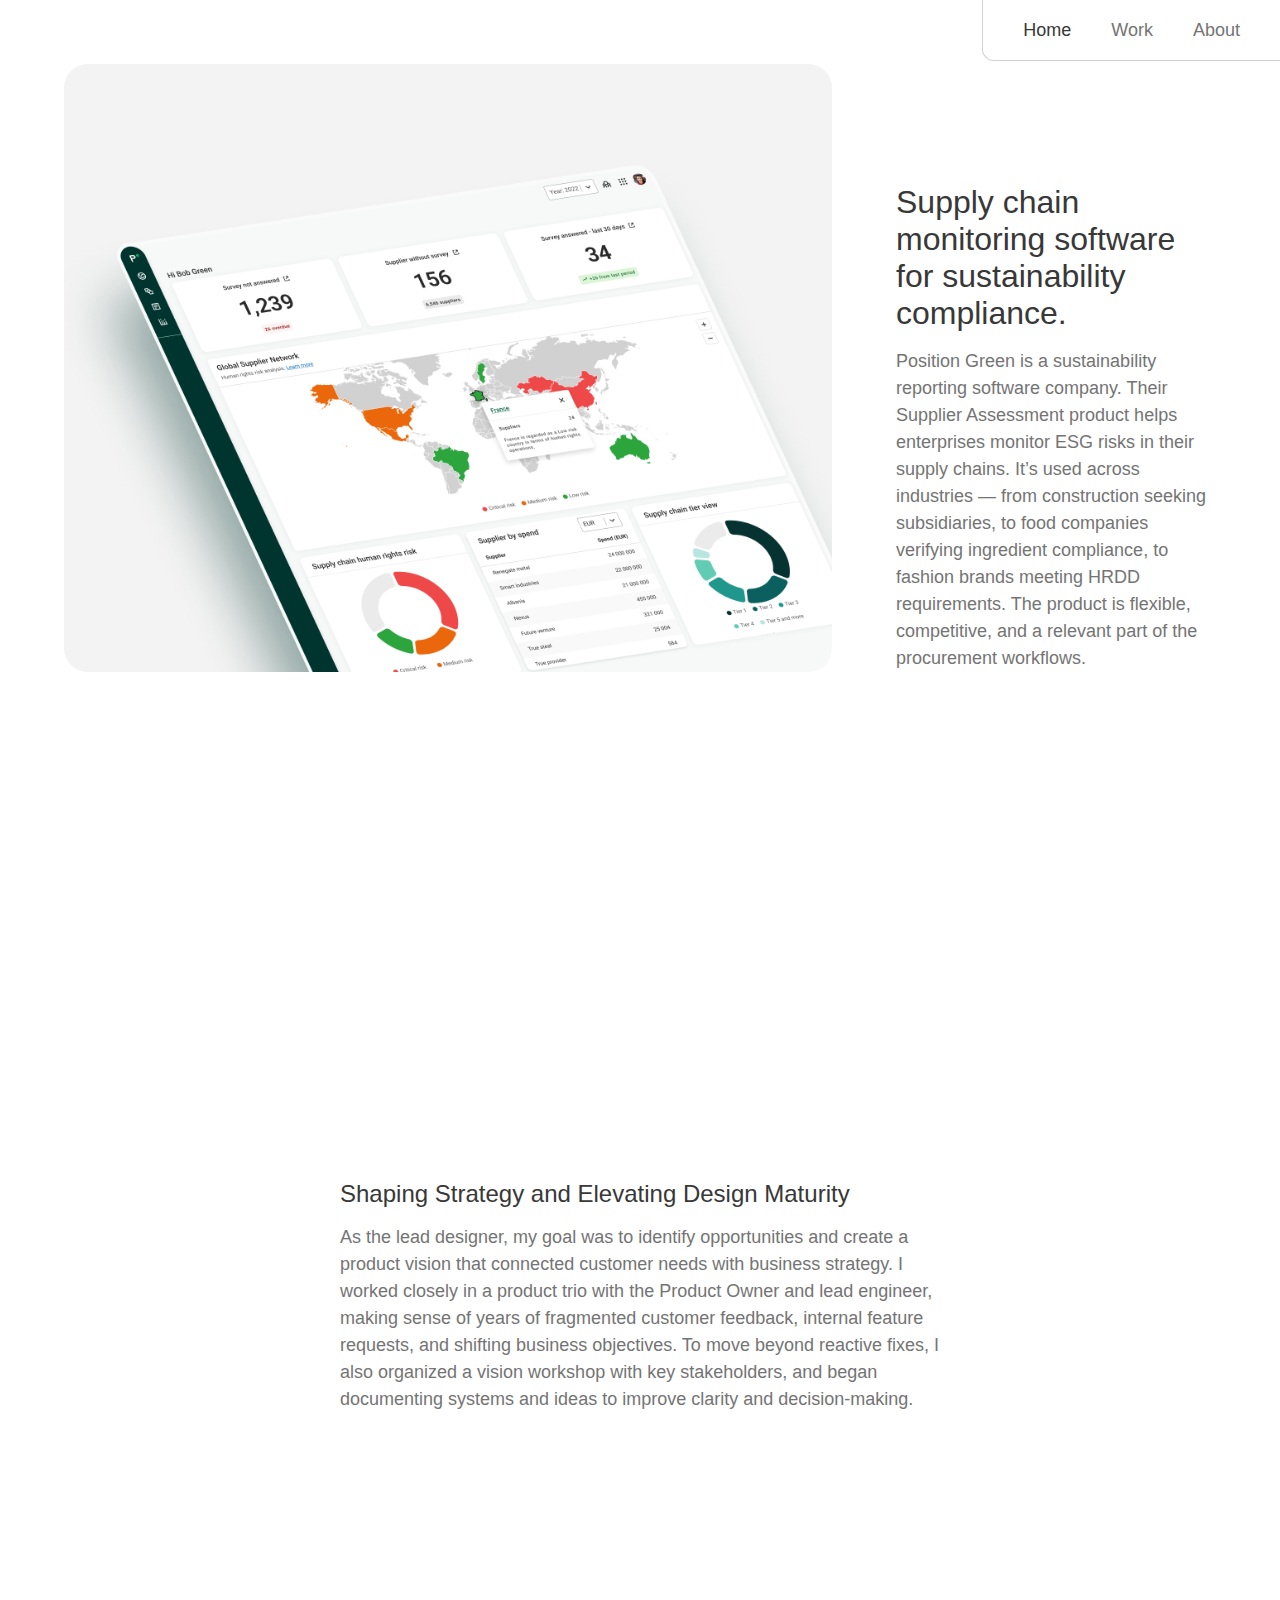
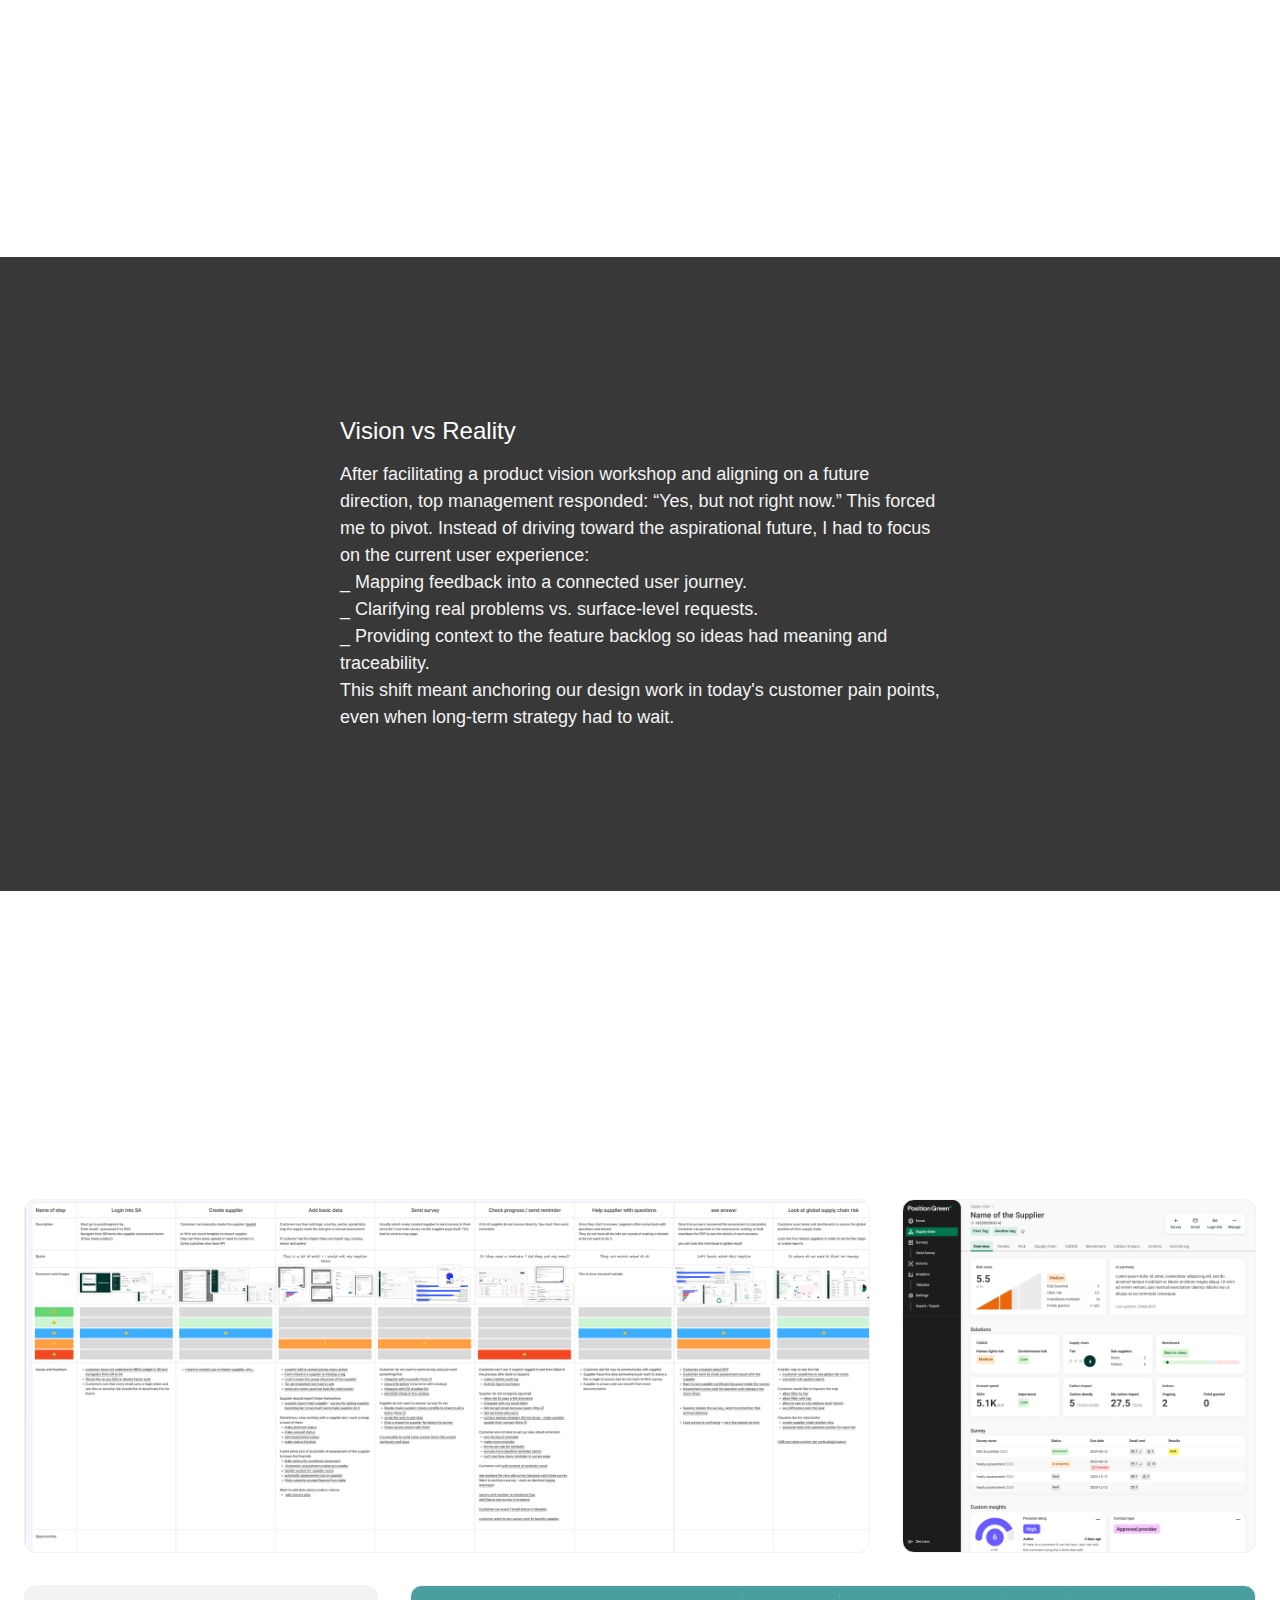
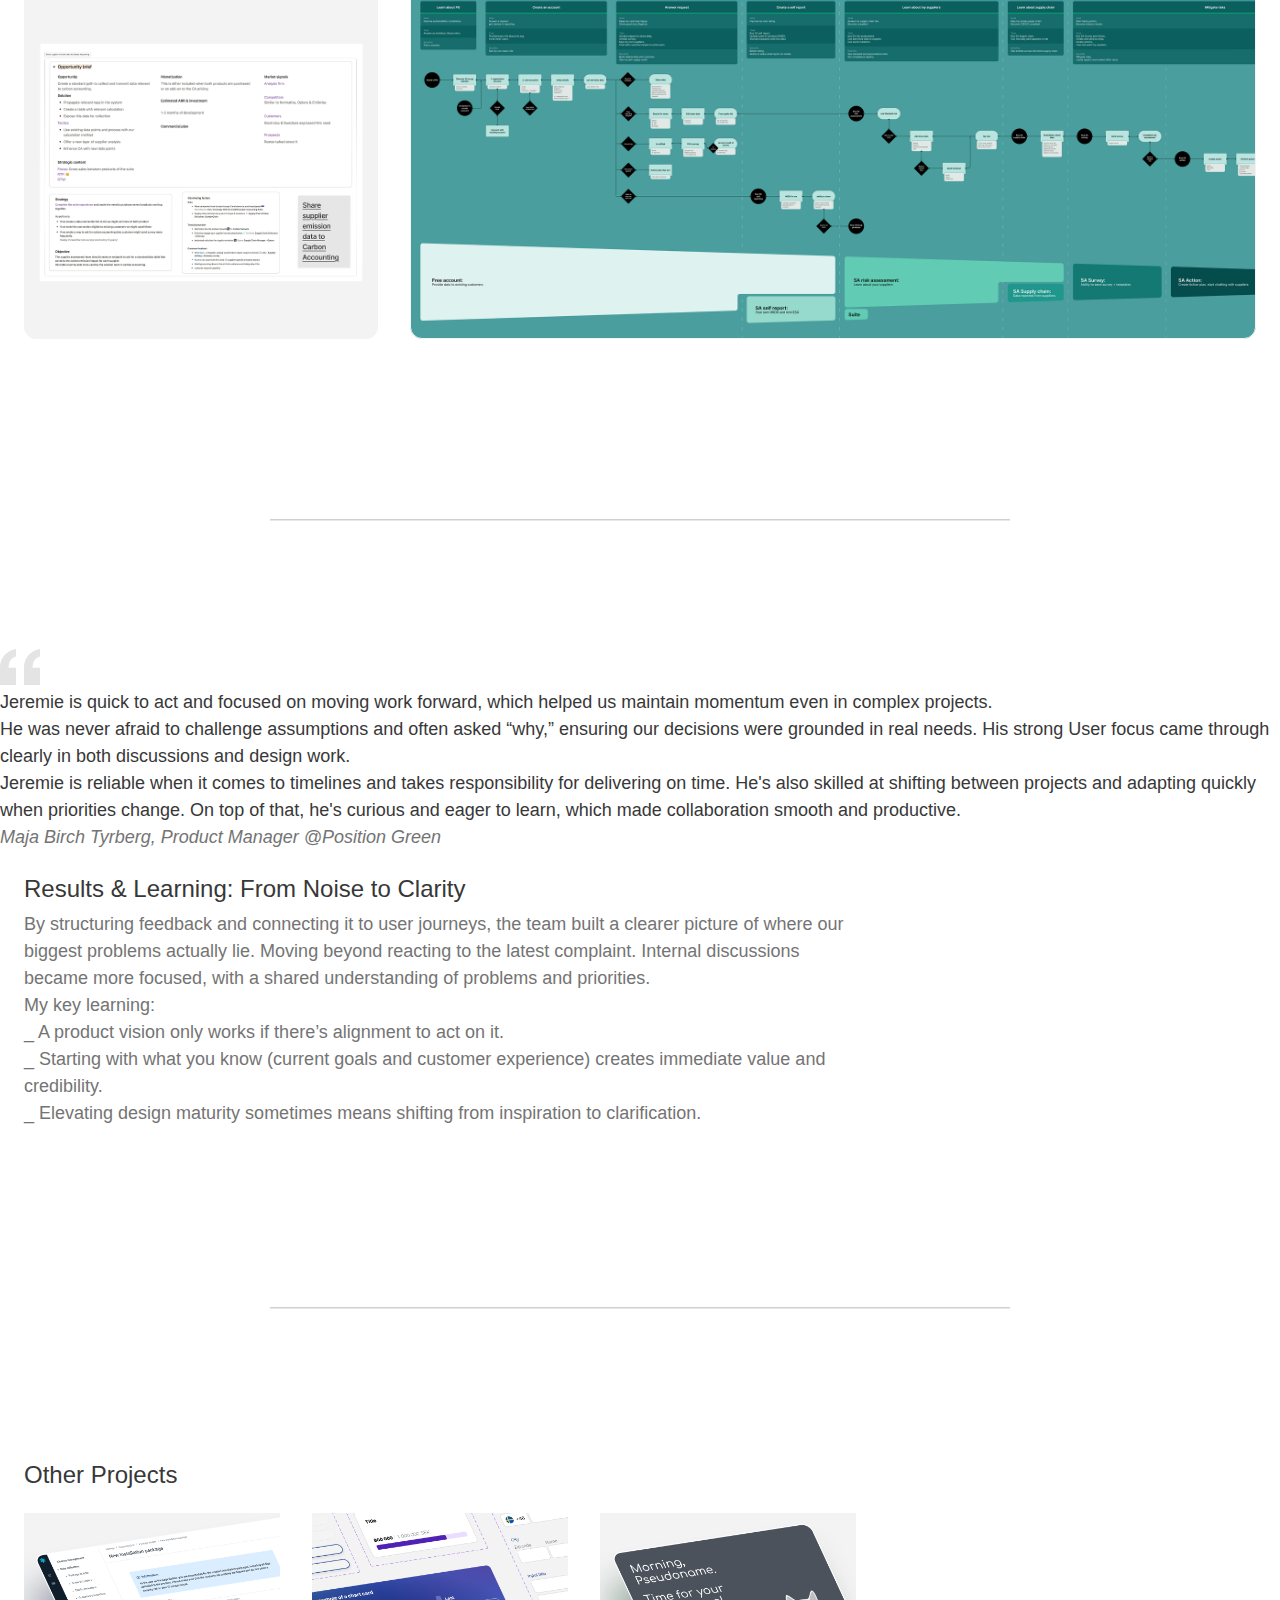
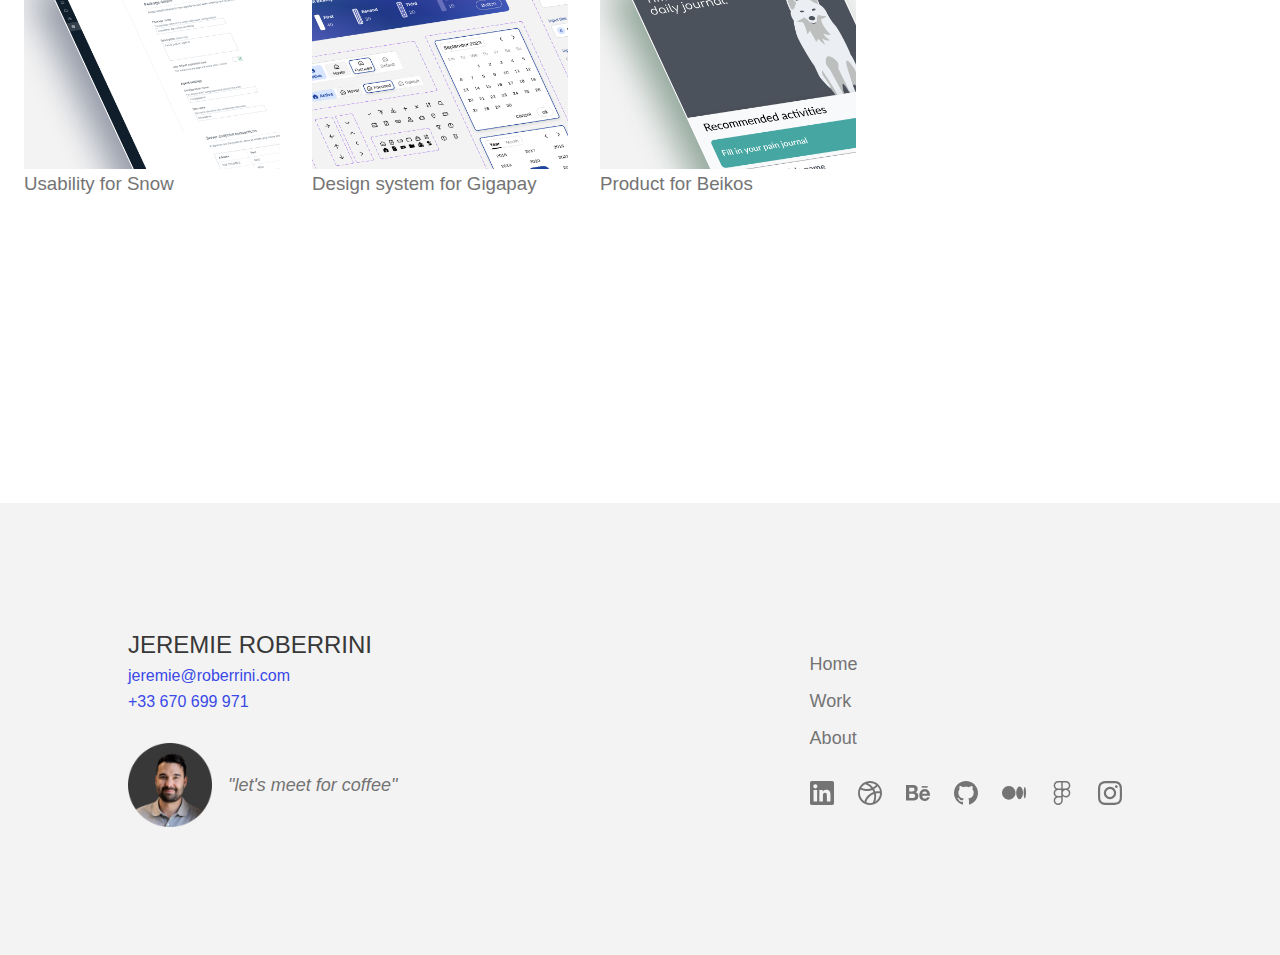
<file: Work/PositionGreen-strategy.html>
<!DOCTYPE html>
<html lang="en">
<head>
    <meta charset="UTF-8">
    <meta name="viewport" content="width=device-width, initial-scale=1.0">
    <title>Position Green | UX Strategy for Supplier Assessment Software</title>

    <link rel="icon" type="image/x-icon" href="/Assets/favicon.ico">

    <link rel="stylesheet" href="../Styles/MainStyles.css">
    <link rel="stylesheet" href="../Styles/ProjectPageStyles.css">

    <!-- SEO -->
    <meta name="description" content="Case study on shaping Position Green's supplier assessment tool: aligning product vision, mapping feedback to user journeys, and clarifying priorities.">
    <meta name="keywords" content="Position Green, UX design, supplier assessment, sustainability reporting, ESG software, product strategy, design research, B2B SaaS, user journey mapping">
    <meta property="og:title" content="Position Green - UX Strategy for Supplier Assessment Software">
    <meta property="og:description" content="How I shaped Position Green's supplier assessment product: aligning vision, clarifying priorities, and mapping feedback into actionable insights.">
    <meta property="og:type" content="website">
    <meta property="og:url" content="">
    <meta property="og:image" content="">


</head>
<body>

    <div class="menu-container">
    <div class="menu">
        <ul class="menu-list">
            <li><button class="button-transparent active" onclick="location.href='../index.html'" type="button">Home</button></li>
            <li><button class="button-transparent" onclick="location.href='../Work.html'" type="button">Work</button></li>
            <li><button class="button-transparent" onclick="location.href='../About.html'" type="button">About</button></li>
        </ul>
    </div>
    </div>
    
    <div class="hero">
        <div class="hero-image-div">
            <div class="hero-image" 
            style="
            background: #F3F3F3 url('../Assets/pgstrategy/pghero.png');
            background-repeat: no-repeat;
            background-size: contain; 
            background-position: bottom 0px right 0px;">
            </div>
        </div>
        <div class="hero-text">
            <h1>Supply chain monitoring software for sustainability compliance.</h1>
            <p>Position Green is a sustainability reporting software company. Their Supplier Assessment product helps enterprises monitor ESG risks in their supply chains. It’s used across industries — from construction seeking subsidiaries, to food companies verifying ingredient compliance, to fashion brands meeting HRDD requirements. The product is flexible, competitive, and a relevant part of the procurement workflows.</p>
        </div>
    </div>

    <div class="divider">
    </div>

    <div class="content-div">
        <h2>Shaping Strategy and Elevating Design Maturity</h2>
        <p>As the lead designer, my goal was to identify opportunities and create a product vision that connected customer needs with business strategy. I worked closely in a product trio with the Product Owner and lead engineer, making sense of years of fragmented customer feedback, internal feature requests, and shifting business objectives.
To move beyond reactive fixes, I also organized a vision workshop with key stakeholders, and began documenting systems and ideas to improve clarity and decision-making.</p>
    </div>

    <div class="divider">
    </div>

    <div class="inverted-color-div">
        <h2>Vision vs Reality</h2>
        <p>After facilitating a product vision workshop and aligning on a future direction, top management responded: “Yes, but not right now.” This forced me to pivot. Instead of driving toward the aspirational future, I had to focus on the current user experience: </br>
_ Mapping feedback into a connected user journey.</br>
_ Clarifying real problems vs. surface-level requests.</br>
_ Providing context to the feature backlog so ideas had meaning and traceability.</br>
This shift meant anchoring our design work in today's customer pain points, even when long-term strategy had to wait.</p>
    </div>

    <div class="divider">
    </div>

    <div class="images-div">
        <div class="img-row">
            <div class="img-expand img-greybg"
            style="
            background: #F3F3F3 url('../Assets/pgstrategy/pgjourney.png');
            background-repeat: no-repeat;
            background-size: cover; 
            background-position: left 0px;
            border: solid 1px #F3F3F3"></div>

            <div class="img-fix img-greybg" 
            style="
            background: #F3F3F3 url('../Assets/pgstrategy/pgdemo.png');
            background-repeat: no-repeat;
            background-size: cover; 
            background-position: top 0px left 0px;
            border: solid 1px #F3F3F3"></div>
        </div>

        <div class="img-row">
            <div class="img-fix img-greybg"
            style="
            background: #F3F3F3 url('../Assets/pgstrategy/pgbrief.png');
            background-repeat: no-repeat;
            background-size: contain; 
            background-position: center;
            border: solid 1px #F3F3F3"></div>
            
            <div class="img-expand img-greybg"
            style="
            background: #4A9F9E url('../Assets/pgstrategy/pgidealjourney.png');
            background-repeat: no-repeat;
            background-size: cover; 
            background-position: left 0px;
            border: solid 1px #F3F3F3"></div>
        </div>
    </div>

    <div class="divider">
        <img src="../Assets/divider.svg" alt="devider line">
    </div>



    <div class="centered-div testimonial-div">
        <div class="testimonial">
            <img src="../Assets/quote.svg" alt="quote">
            <p class="dark">Jeremie is quick to act and focused on
moving work forward, which helped us maintain momentum even in complex projects. </br>
He was never afraid to challenge assumptions and often asked “why,” ensuring our decisions were grounded in real needs. His strong
User focus came through clearly in both discussions and design work. </br>
Jeremie is reliable when it comes to timelines and takes responsibility for delivering on time. He's also skilled at shifting between projects
and adapting quickly when priorities change. On top of that, he's curious and eager to learn, which made collaboration smooth and
productive.</p>
            <p class="italic">Maja Birch Tyrberg, Product Manager @Position Green</p>
        </div>
    
    </div>


   

    <div class="centered">

    <div class="project-div">
        <h2>Results & Learning: From Noise to Clarity</h2>
        <p>By structuring feedback and connecting it to user journeys, the team built a clearer picture of where our biggest problems actually lie. Moving beyond reacting to the latest complaint. Internal discussions became more focused, with a shared understanding of problems and priorities. </br>
My key learning: </br>
_ A product vision only works if there’s alignment to act on it. </br>
_ Starting with what you know (current goals and customer experience) creates immediate value and credibility. </br>
_ Elevating design maturity sometimes means shifting from inspiration to clarification.</br></p>        
    </div>


    <div class="divider">
        <img src="../Assets/divider.svg" alt="devider line">
    </div>

    <div class="project-div">
        <h2>Other Projects</h2>
        <div class="projects-group">
            <a class="project-link grey-link" href="./UsabilityImprovments-Snow.html">
                <img src="../Assets/Home/snowthumbnail.png" alt="demo screen view of the snow software plateform" width="256px">
                <h3 class="grey-link">Usability for Snow</h3>
            </a>
            <a class="project-link grey-link" href="./DesignSystem-Gigapay.html">
                <img src="../Assets/Home/gigadesignthumbnail.png" alt="demo screen view of the snow software plateform" width="256px">
                <h3 class="grey-link">Design system for Gigapay</h3>
            </a>
            <a class="project-link grey-link" href="./beikos.html">
                <img src="../Assets/Home/biekosthumbnail.png" alt="demo screen view of the snow software plateform" width="256px">
                <h3 class="grey-link">Product for Beikos</h3>
            </a>
        </div>

    </div>

    </div>

    <div class="divider">
    </div>


    <footer>
        <div>
            <div class="footer-contact">
                <H2>JEREMIE ROBERRINI</H2>
                <a href="mailto:jeremie@roberrini.com'" class="blue">jeremie@roberrini.com</a>
                <a href="../Assets/Contact Jeremie ROBERRINI NEVEU.vcf" class="blue" >+33 670 699 971</a>
            </div>
            <a href="https://calendly.com/jeremie-roberrini/30min?month=2025-09" target="_blank">
            <div class="footer-image">
                <img src="../Assets/JeremieRoberriniPhoto.png" alt="photo of jeremie roberrini" width="84px">
                <p class="italic">"let's meet for coffee"</p>
            </div></a>
        </div>
        <div class="footer-right">
            <ul class="footer-list">
                <li><button class="button-transparent" onclick="location.href='../index.html'" type="button">Home</button></li>
                <li><button class="button-transparent" onclick="location.href='../Work.html'" type="button">Work</button></li>
                <li><button class="button-transparent" onclick="location.href='../About.html'" type="button">About</button></li>
            </ul>
            <ul class="social-list footer-social">
                <li>
                <a href="https://www.linkedin.com/in/jeremieroberrini/" target="_blank" class="button-transparent social">
                    <img src="../Assets/socials/linkedin.svg" alt="linkedin logo">
                </a>
            </li>
            <li>
                <a href="https://dribbble.com/JeremieRN" target="_blank" class="button-transparent social">
                    <img src="../Assets/socials/dribble.svg" alt="dribblle logo">
                </a>
            </li>
            <li>
                <a href="https://www.behance.net/jeremieroberri" target="_blank" class="button-transparent social">
                    <img src="../Assets/socials/behance.svg" alt="behance logo">
                </a>
            </li>
            <li>
                <a href="https://github.com/Jeremie-R" target="_blank" class="button-transparent social">
                    <img src="../Assets/socials/github.svg" alt="github logo">
                </a>
            </li>
            <li>
                <a href="https://medium.com/@jeremie.roberrini" target="_blank" class="button-transparent social">
                    <img src="../Assets/socials/medium.svg" alt="medium logo">
                </a>
            </li>
            <li>
                <a href="https://www.figma.com/@jeremieroberrin" target="_blank" class="button-transparent social">
                    <img src="../Assets/socials/figma.svg" alt="figma logo">
                </a>
            </li>
            <li>
                <a href="https://www.instagram.com/jeremie_draws/" target="_blank" rel="noopener" class="button-transparent social">
                    <img src="../Assets/socials/instagram.svg" alt="instagram logo">
                </a>
            </li>
            </ul>
        </div>
    </footer>


</body>
</html>
</file>
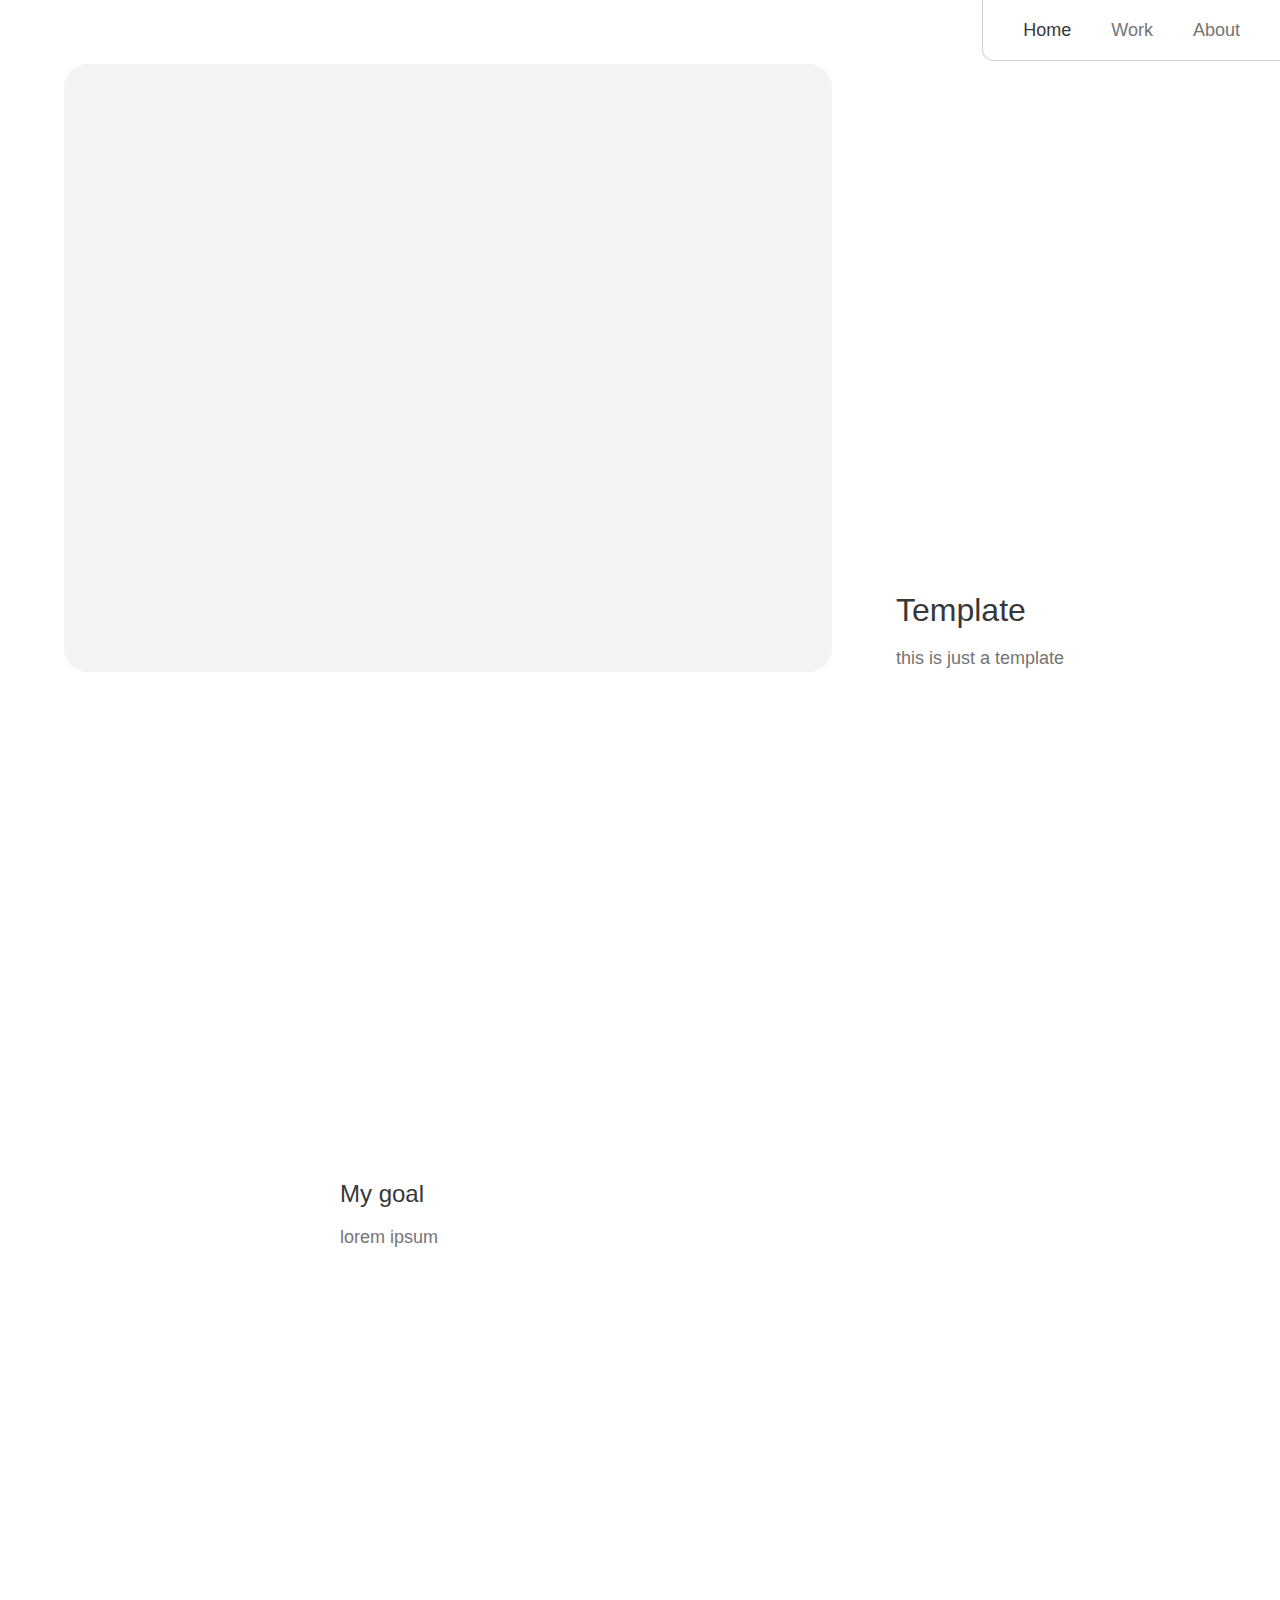
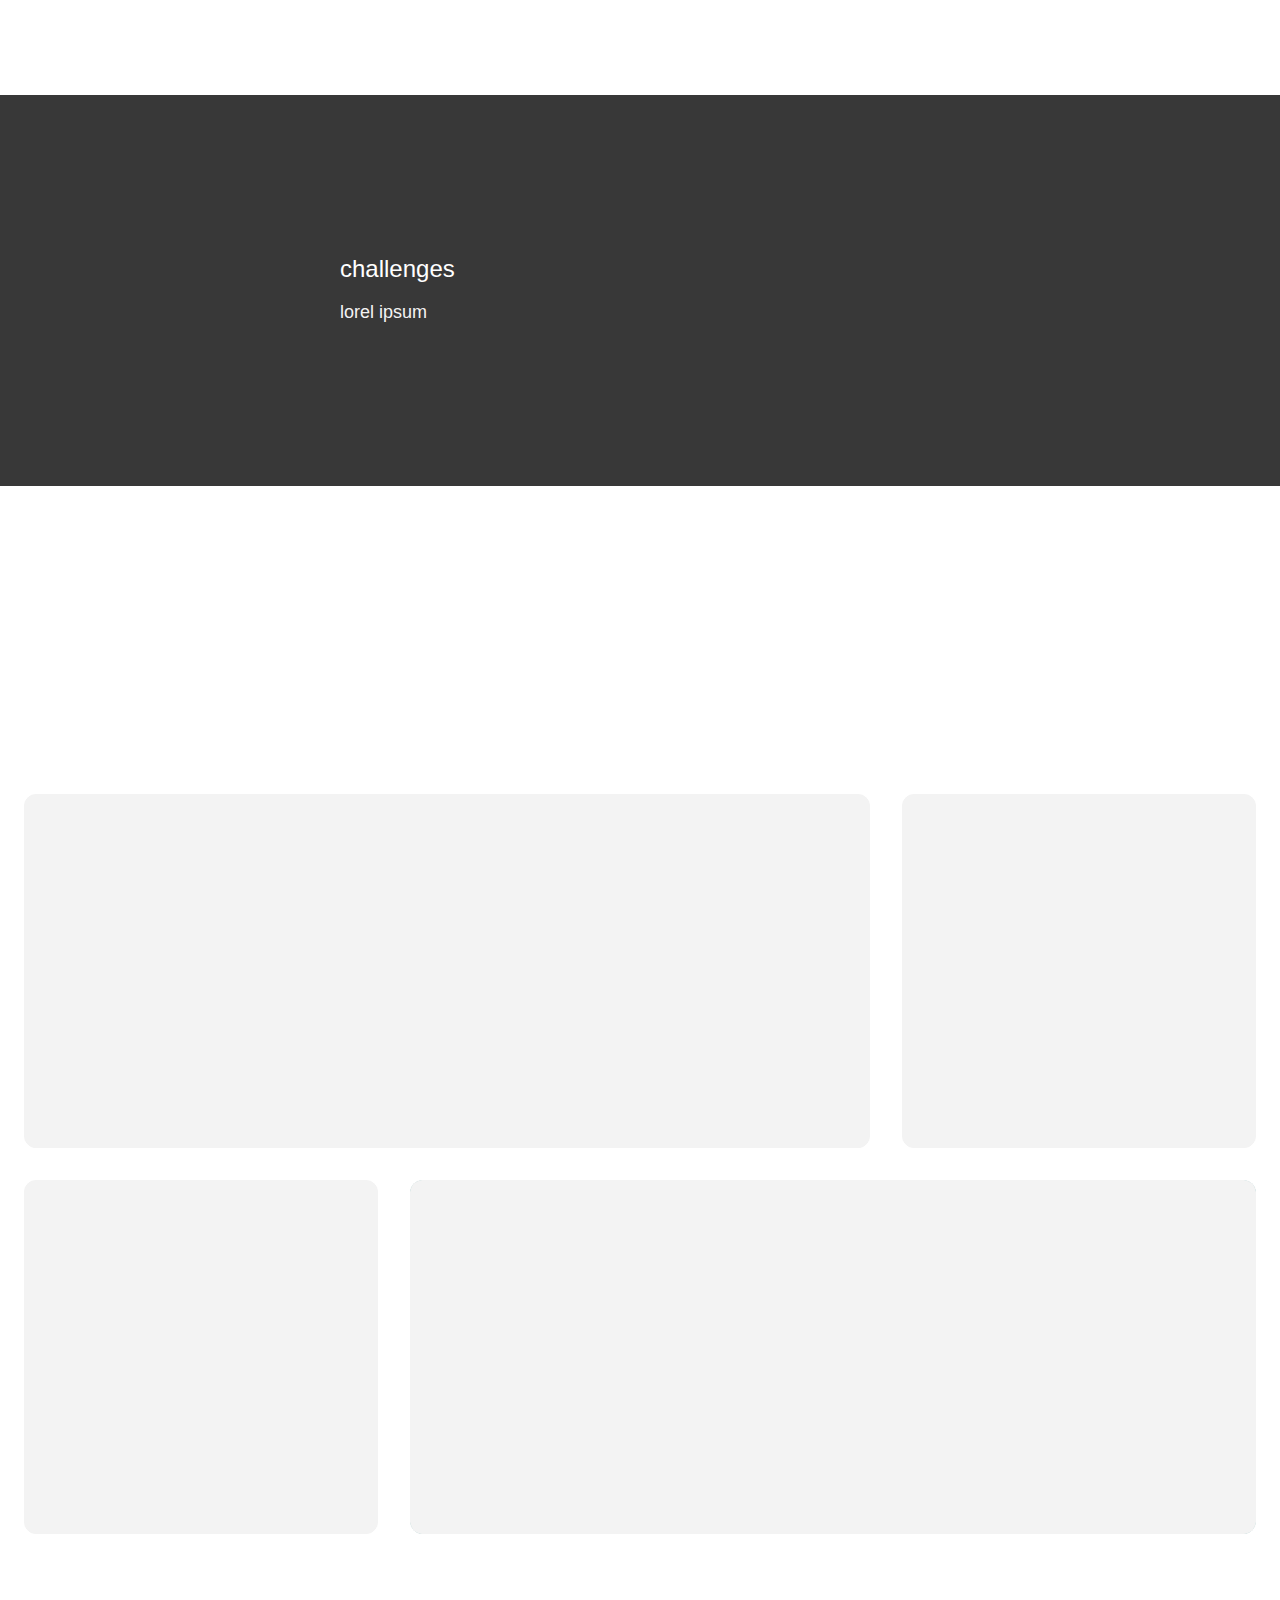
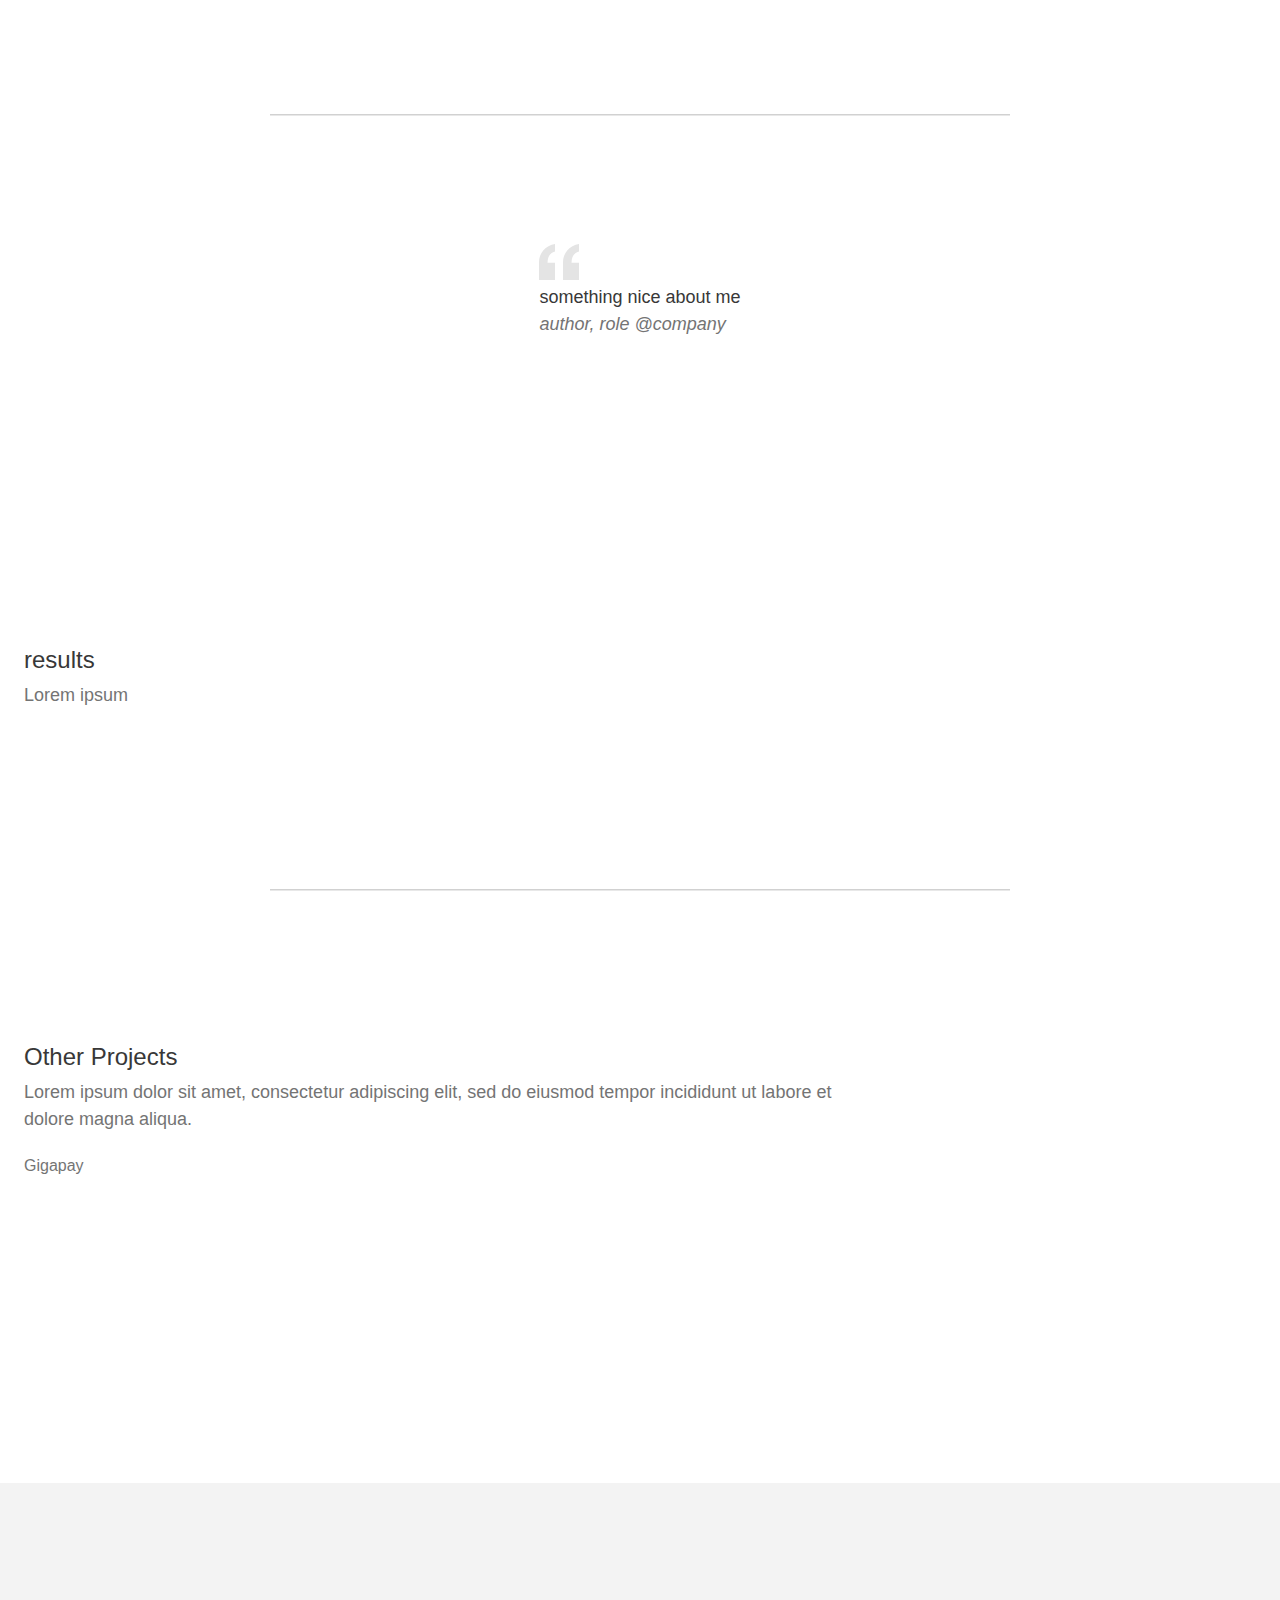
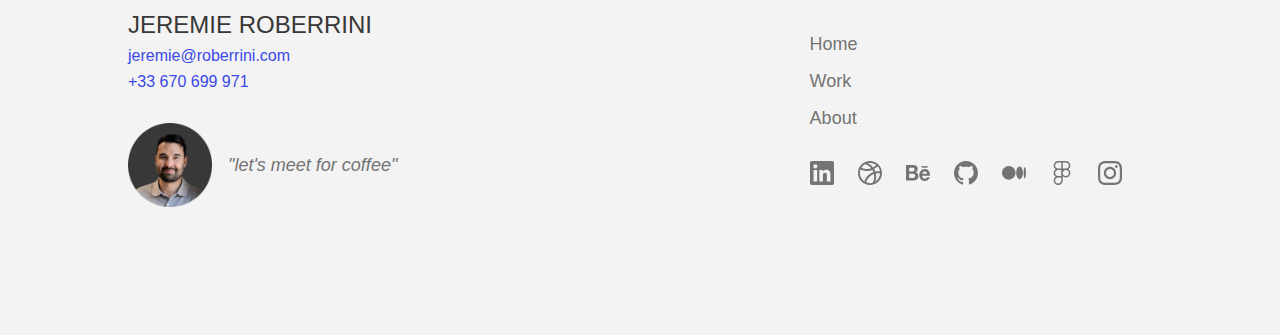
<file: Work/template.html>
<!DOCTYPE html>
<html lang="en">
<head>
    <meta charset="UTF-8">
    <meta name="viewport" content="width=device-width, initial-scale=1.0">
    <title>Document</title>

    <link rel="icon" type="image/x-icon" href="/Assets/favicon.ico">

    <link rel="stylesheet" href="../Styles/MainStyles.css">
    <link rel="stylesheet" href="../Styles/ProjectPageStyles.css">

</head>
<body>

    <div class="menu-container">
    <div class="menu">
        <ul class="menu-list">
            <li><button class="button-transparent active" onclick="location.href='../index.html'" type="button">Home</button></li>
            <li><button class="button-transparent" onclick="location.href='../Work.html'" type="button">Work</button></li>
            <li><button class="button-transparent" onclick="location.href='../About.html'" type="button">About</button></li>
        </ul>
    </div>
    </div>
    
    <div class="hero">
        <div class="hero-image-div">
            <div class="hero-image" 
            style="
            background: #F3F3F3 url('../Assets/placeholder.svg');
            background-repeat: no-repeat;
            background-size: contain; 
            background-position: bottom 0px right 0px;">
            </div>
        </div>
        <div class="hero-text">
            <h1>Template</h1>
            <p>this is just a template</p>
        </div>
    </div>

    <div class="divider">
    </div>

    <div class="content-div">
        <h2>My goal </h2>
        <p>lorem ipsum</p>
    </div>

    <div class="divider">
    </div>

    <div class="inverted-color-div">
        <h2>challenges</h2>
        <p>lorel ipsum</p>
    </div>

    <div class="divider">
    </div>

    <div class="images-div">
        <div class="img-row">
            <div class="img-expand img-greybg"
            style="
            background: #F3F3F3 url('../Assets/placeholder.svg');
            background-repeat: no-repeat;
            background-size: cover; 
            background-position: left 0px;
            border: solid 1px #F3F3F3"></div>

            <div class="img-fix img-greybg" 
            style="
            background: #F3F3F3 url('../Assets/placeholder.svg');
            background-repeat: no-repeat;
            background-size: cover; 
            background-position: top 0px left 0px;
            border: solid 1px #F3F3F3"></div>
        </div>

        <div class="img-row">
            <div class="img-fix img-greybg"
            style="
            background: #F3F3F3 url('../Assets/placeholder.svg');
            background-repeat: no-repeat;
            background-size: contain; 
            background-position: center;
            border: solid 1px #F3F3F3"></div>
            
            <div class="img-expand img-greybg"
            style="
            background: #4A9F9E url('../Assets/placeholder.svg');
            background-repeat: no-repeat;
            background-size: cover; 
            background-position: left 0px;
            border: solid 1px #F3F3F3"></div>
        </div>
    </div>

    <div class="divider">
        <img src="../Assets/divider.svg" alt="devider line">
    </div>



    <div class="centered-div testimonial-div">
        <div class="testimonial">
            <img src="../Assets/quote.svg" alt="quote">
            <p class="dark">something nice about me</p>
            <p class="italic">author, role @company</p>
        </div>
    
    </div>


    <div class="divider">
    </div>

    <div class="centered">

    <div class="project-div">
        <h2>results</h2>
        <p>Lorem ipsum </p>        
    </div>


    <div class="divider">
        <img src="../Assets/divider.svg" alt="devider line">
    </div>

    <div class="project-div">
        <h2>Other Projects</h2>
        <p>Lorem ipsum dolor sit amet, consectetur adipiscing elit, sed do eiusmod tempor incididunt ut labore et dolore magna aliqua.</p>        
        
        <ul class="community-list">
            <li><a href="./DesignSystem-Gigapay.html" class="grey-link 24px-text" > Gigapay</a></li>
        
        </ul>

    </div>

    </div>

    <div class="divider">
    </div>


    <footer>
        <div>
            <div class="footer-contact">
                <H2>JEREMIE ROBERRINI</H2>
                <a href="mailto:jeremie@roberrini.com'" class="blue">jeremie@roberrini.com</a>
                <a href="../Assets/Contact Jeremie ROBERRINI NEVEU.vcf" class="blue" >+33 670 699 971</a>
            </div>
            <a href="https://calendly.com/jeremie-roberrini/30min?month=2025-09" target="_blank">
            <div class="footer-image">
                <img src="../Assets/JeremieRoberriniPhoto.png" alt="photo of jeremie roberrini" width="84px">
                <p class="italic">"let's meet for coffee"</p>
            </div></a>
        </div>
        <div class="footer-right">
            <ul class="footer-list">
                <li><button class="button-transparent" onclick="location.href='../index.html'" type="button">Home</button></li>
                <li><button class="button-transparent" onclick="location.href='../Work.html'" type="button">Work</button></li>
                <li><button class="button-transparent" onclick="location.href='../About.html'" type="button">About</button></li>
            </ul>
            <ul class="social-list footer-social">
                <li>
                <a href="https://www.linkedin.com/in/jeremieroberrini/" target="_blank" class="button-transparent social">
                    <img src="../Assets/socials/linkedin.svg" alt="linkedin logo">
                </a>
            </li>
            <li>
                <a href="https://dribbble.com/JeremieRN" target="_blank" class="button-transparent social">
                    <img src="../Assets/socials/dribble.svg" alt="dribblle logo">
                </a>
            </li>
            <li>
                <a href="https://www.behance.net/jeremieroberri" target="_blank" class="button-transparent social">
                    <img src="../Assets/socials/behance.svg" alt="behance logo">
                </a>
            </li>
            <li>
                <a href="https://github.com/Jeremie-R" target="_blank" class="button-transparent social">
                    <img src="../Assets/socials/github.svg" alt="github logo">
                </a>
            </li>
            <li>
                <a href="https://medium.com/@jeremie.roberrini" target="_blank" class="button-transparent social">
                    <img src="../Assets/socials/medium.svg" alt="medium logo">
                </a>
            </li>
            <li>
                <a href="https://www.figma.com/@jeremieroberrin" target="_blank" class="button-transparent social">
                    <img src="../Assets/socials/figma.svg" alt="figma logo">
                </a>
            </li>
            <li>
                <a href="https://www.instagram.com/jeremie_draws/" target="_blank" rel="noopener" class="button-transparent social">
                    <img src="../Assets/socials/instagram.svg" alt="instagram logo">
                </a>
            </li>
            </ul>
        </div>
    </footer>


</body>
</html>
</file>
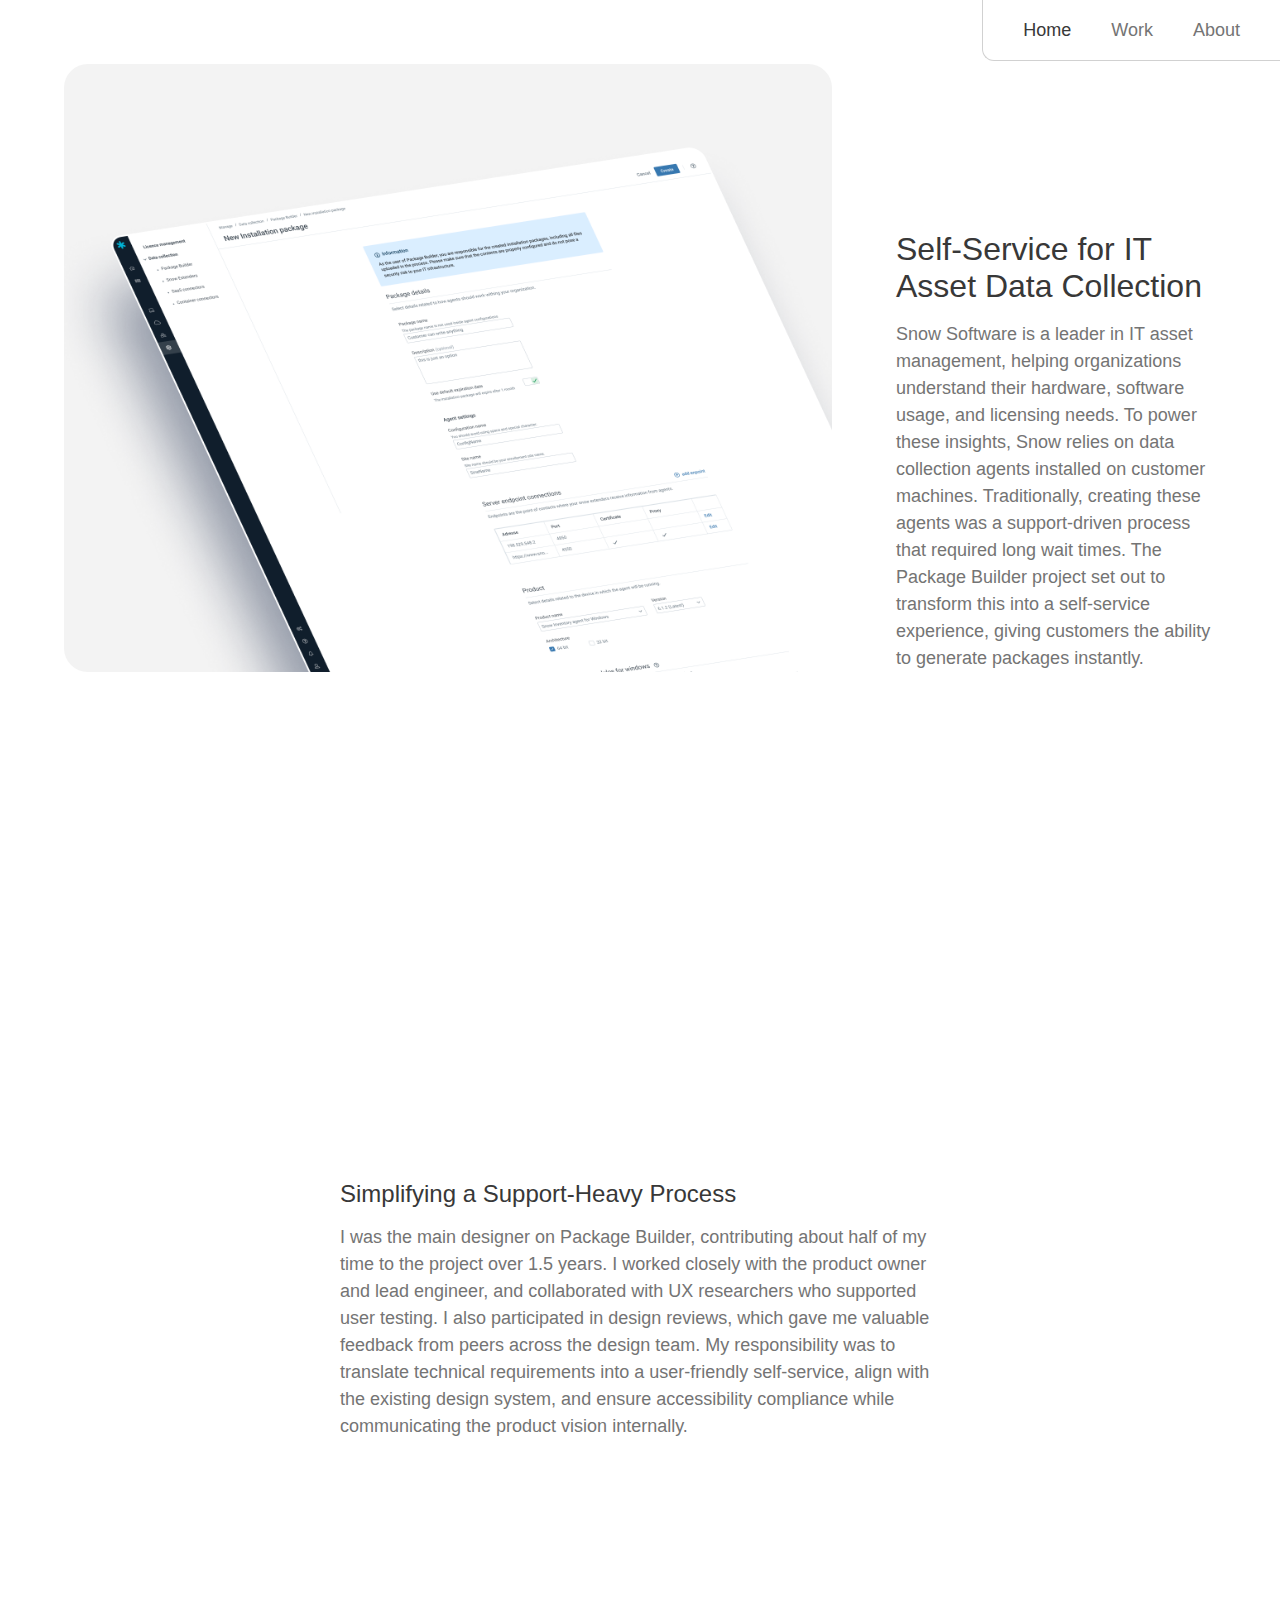
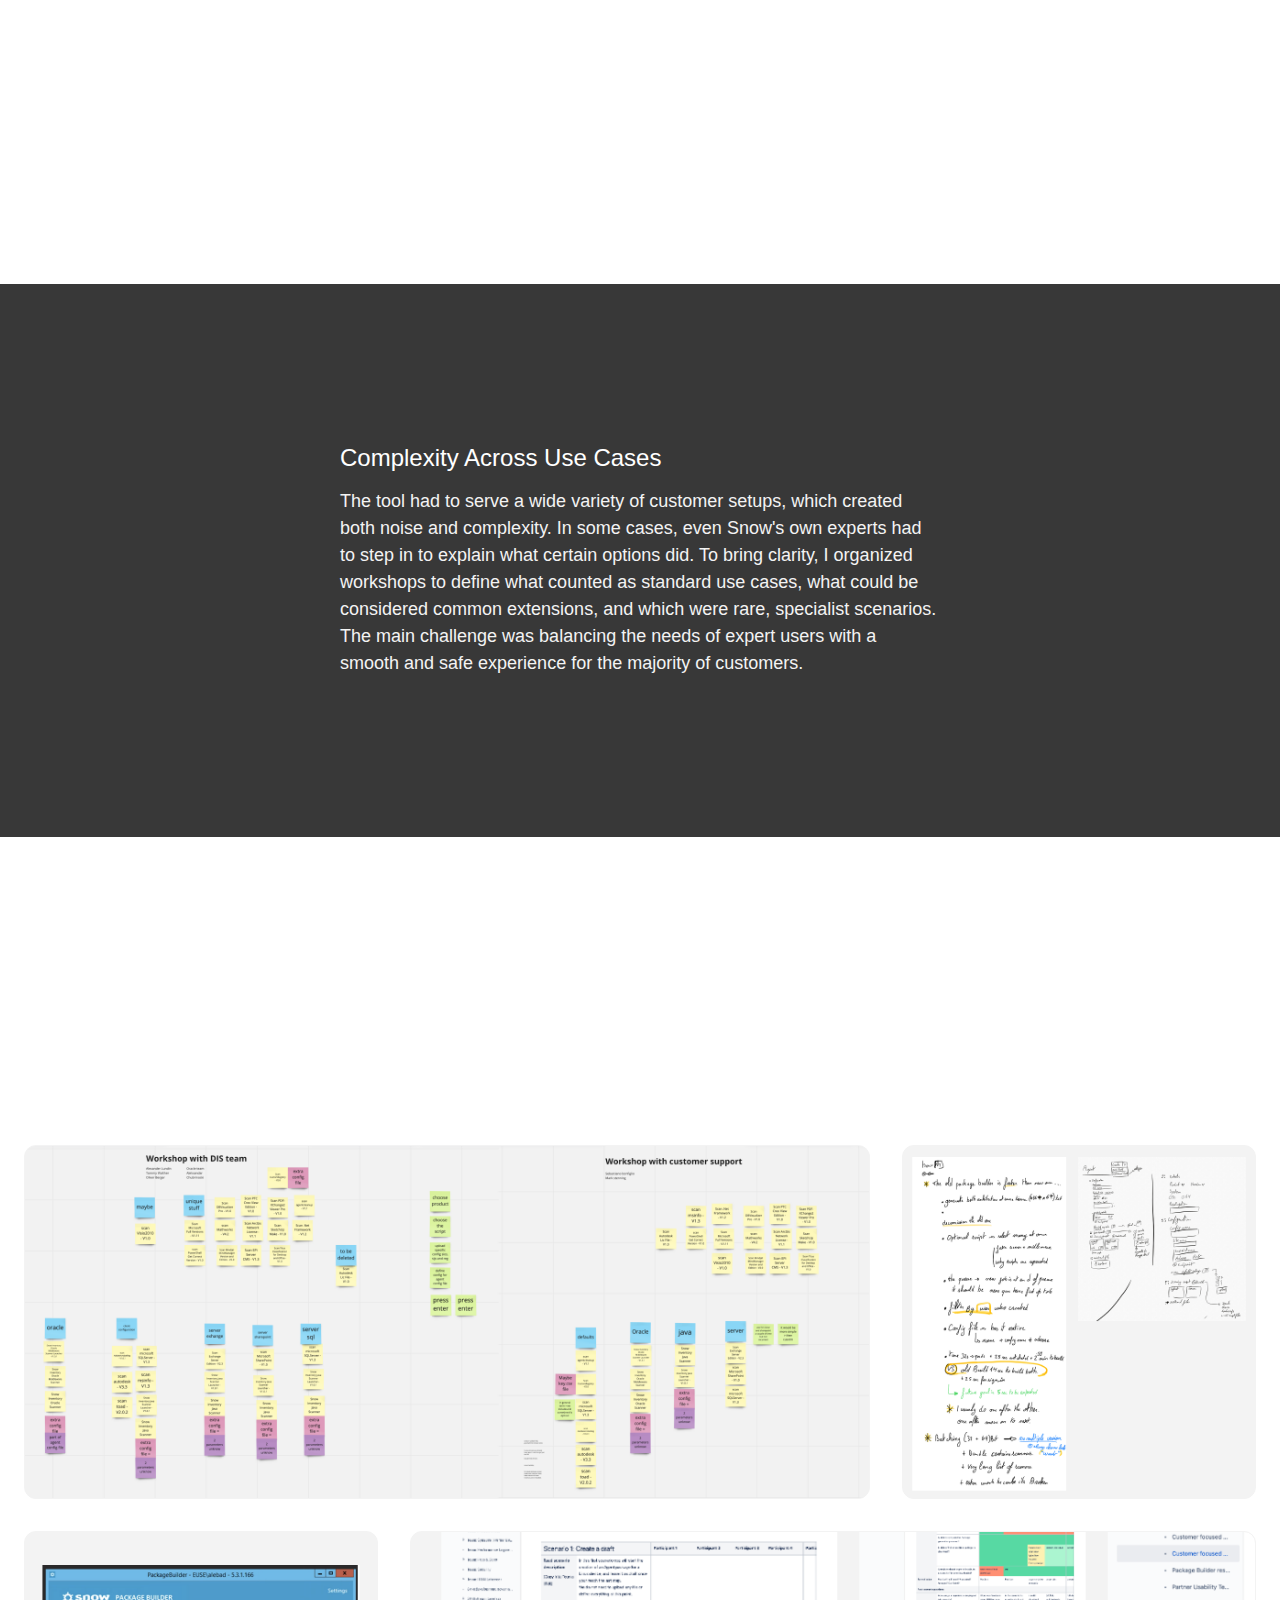
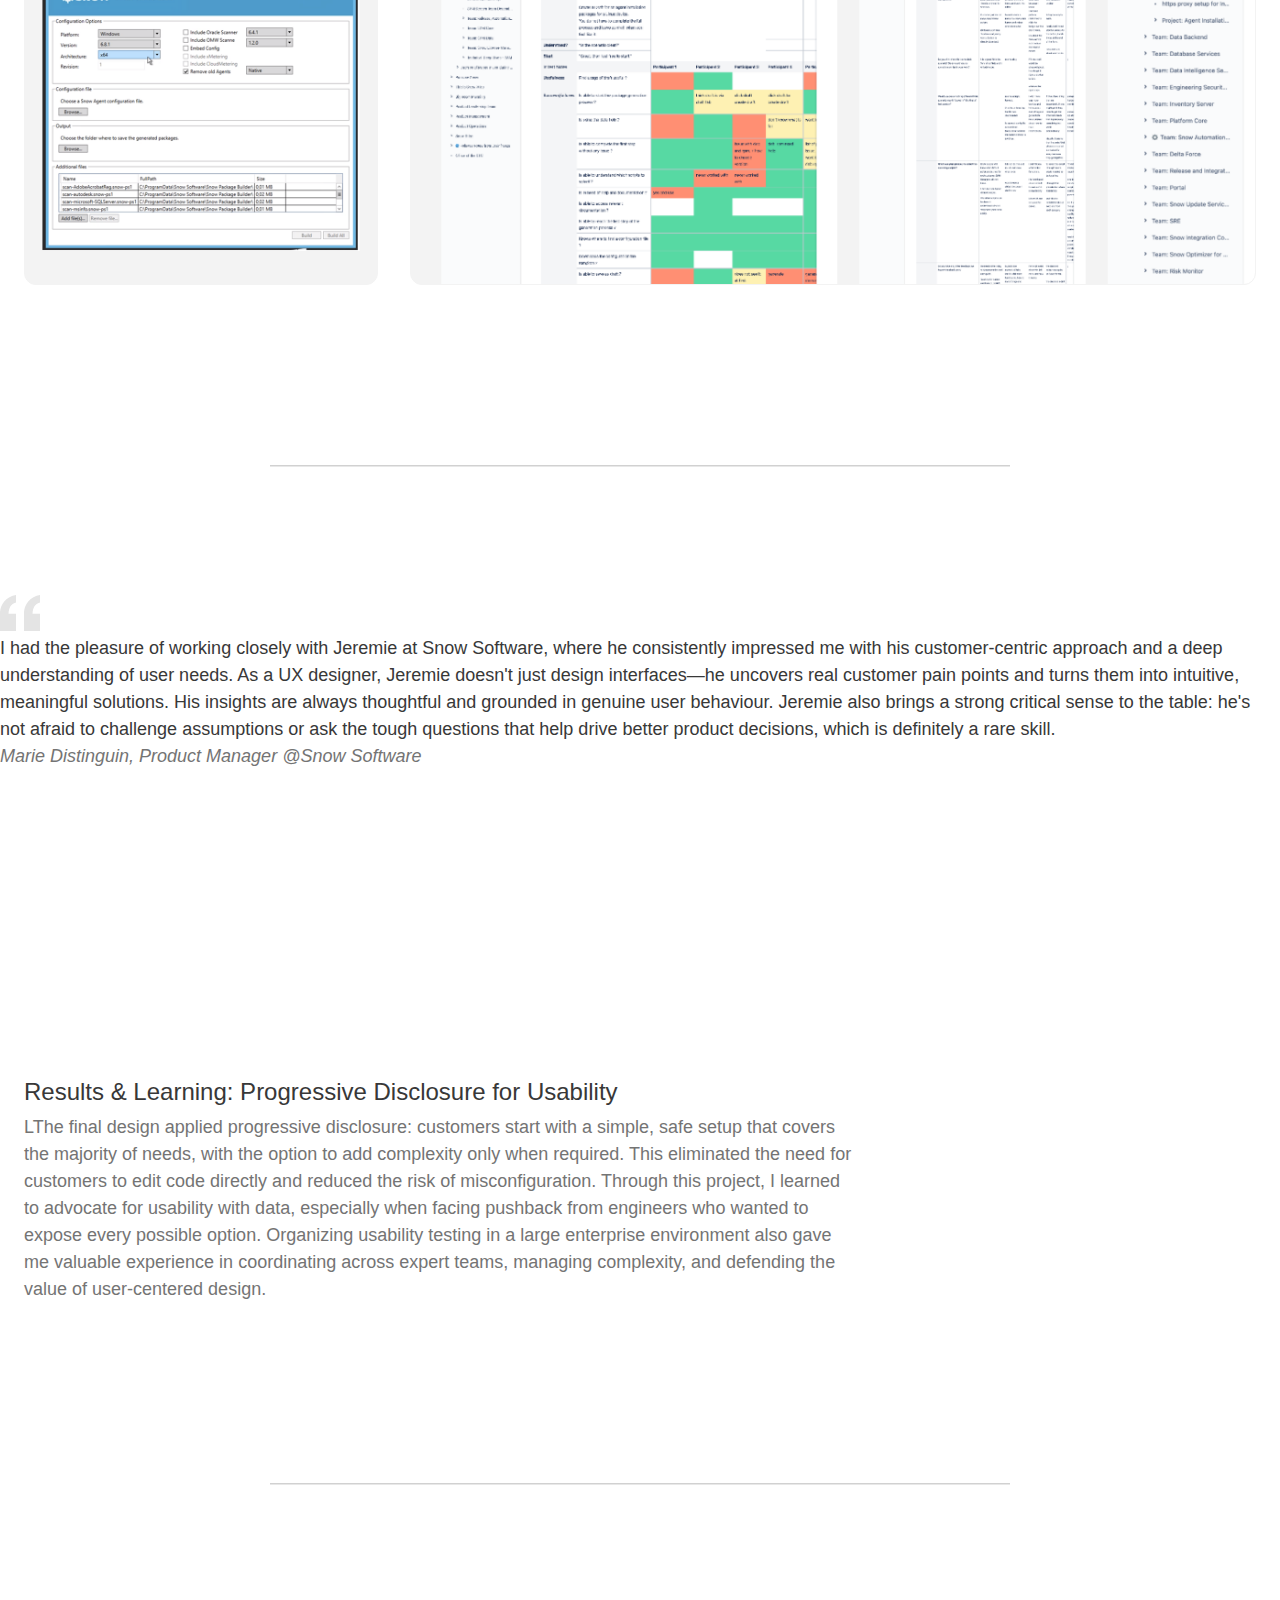
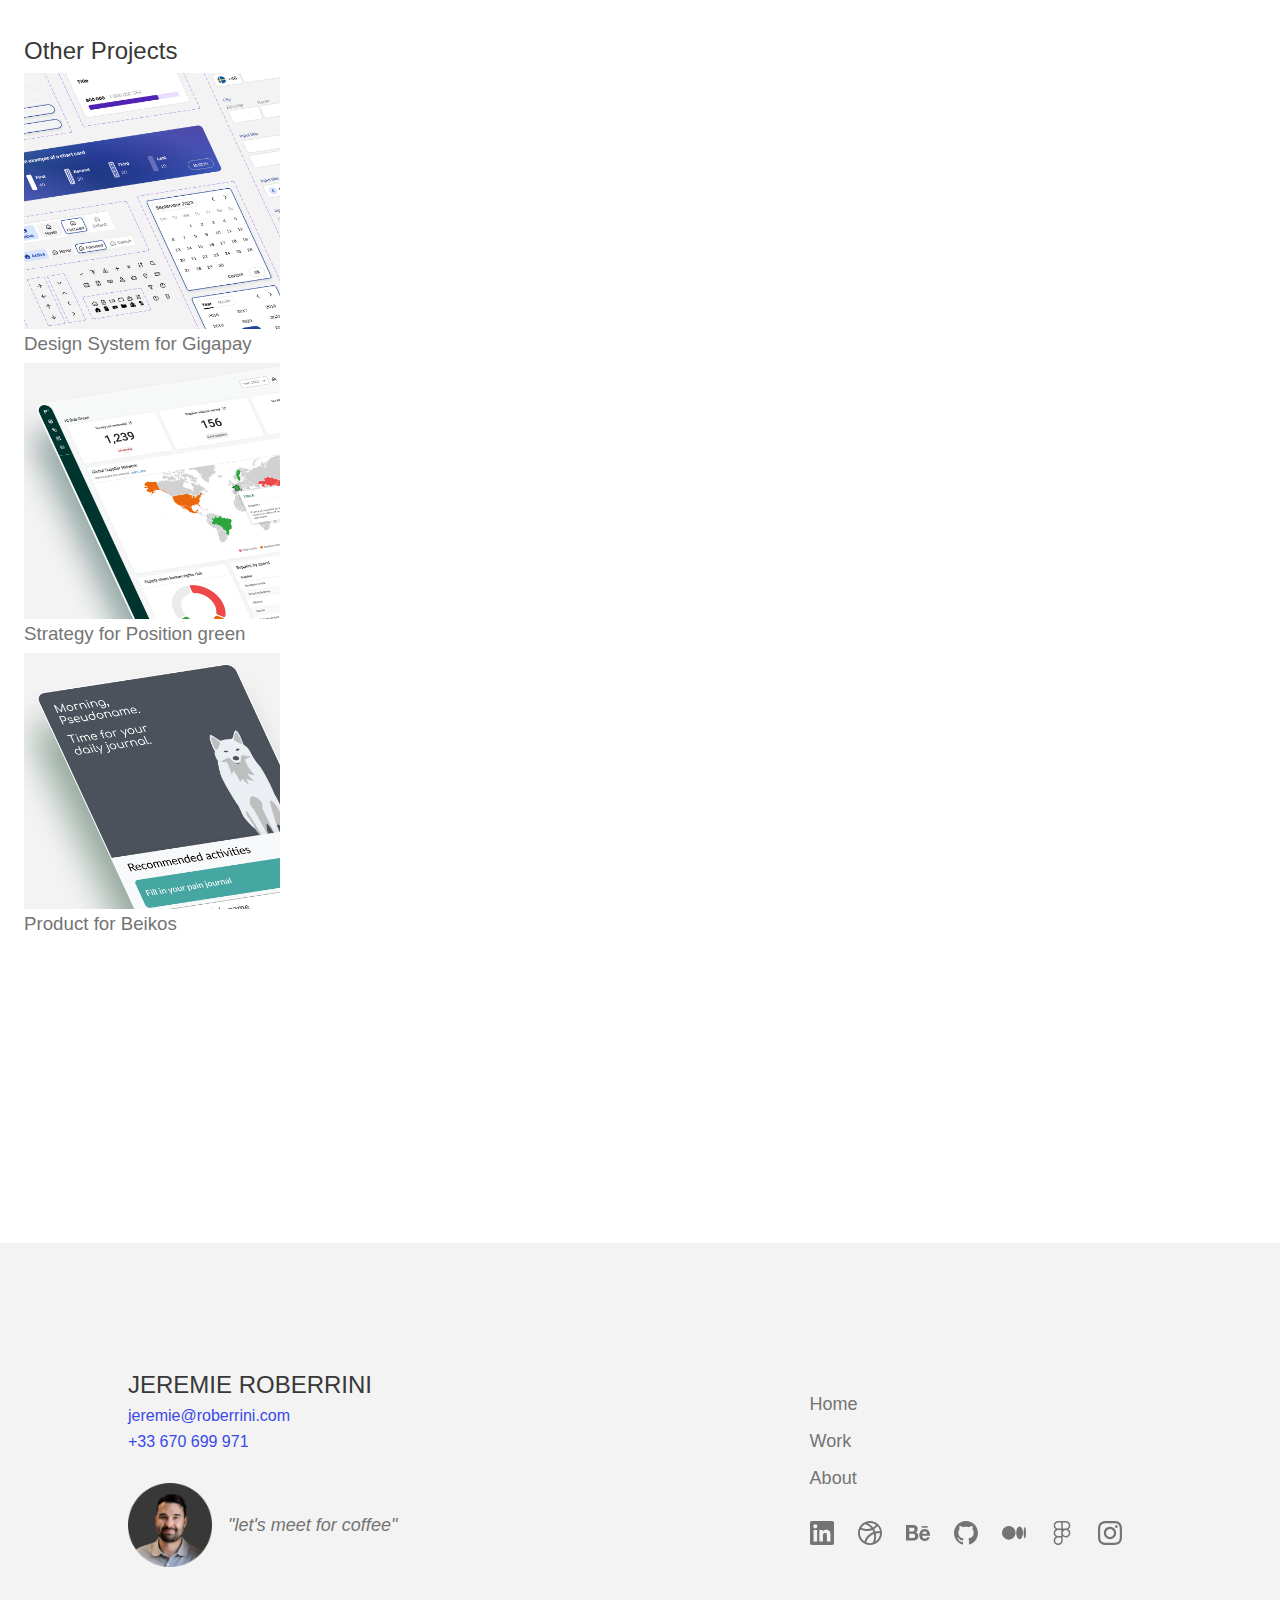
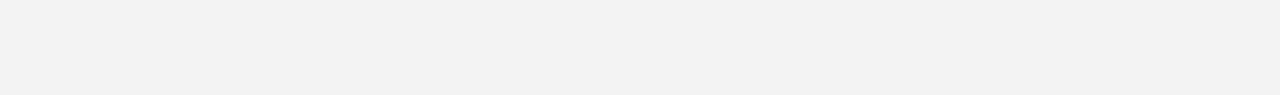
<file: Work/UsabilityImprovments-Snow.html>
<!DOCTYPE html>
<html lang="en">
<head>
    <meta charset="UTF-8">
    <meta name="viewport" content="width=device-width, initial-scale=1.0">
    <title>Snow Software | UX for Package Builder Self-Service Tool</title>

    <link rel="stylesheet" href="../Styles/MainStyles.css">
    <link rel="stylesheet" href="../Styles/ProjectPageStyles.css">


    <!-- SEO -->
    <meta name="description" content="Case study on redesigning Snow's Package Builder: turning a support-heavy process into a self-service tool with usability testing, accessibility, and progressive disclosure.">
    <meta name="keywords" content="Snow Software, UX design, IT asset management, Package Builder, self-service design, accessibility, WCAG, usability testing, enterprise software, progressive disclosure">
    <meta property="og:title" content="Snow Software - UX for Package Builder Self-Service Tool">
    <meta property="og:description" content="How I redesigned Snow's Package Builder into a self-service tool, improving usability and accessibility while reducing complexity for enterprise customers.">
    <meta property="og:type" content="website">
    <meta property="og:url" content="">
    <meta property="og:image" content="">



</head>
<body>

    <div class="menu-container">
    <div class="menu">
        <ul class="menu-list">
            <li><button class="button-transparent active" onclick="location.href='../index.html'" type="button">Home</button></li>
            <li><button class="button-transparent" onclick="location.href='../Work.html'" type="button">Work</button></li>
            <li><button class="button-transparent" onclick="location.href='../About.html'" type="button">About</button></li>
        </ul>
    </div>
    </div>
    
    <div class="hero">
        <div class="hero-image-div">
            <div class="hero-image" 
            style="
            background: #F3F3F3 url('../Assets/SnowUsability/snowhero.png');
            background-repeat: no-repeat;
            background-size: contain; 
            background-position: bottom 0px right 0px;">
            </div>
        </div>
        <div class="hero-text">
            <h1>Self-Service for IT Asset Data Collection</h1>
            <p>Snow Software is a leader in IT asset management, helping organizations understand their hardware, software usage, and licensing needs. To power these insights, Snow relies on data collection agents installed on customer machines. Traditionally, creating these agents was a support-driven process that required long wait times. The Package Builder project set out to transform this into a self-service experience, giving customers the ability to generate packages instantly.</p>
        </div>
    </div>

    <div class="divider">
    </div>

    <div class="content-div">
        <h2>Simplifying a Support-Heavy Process</h2>
        <p>I was the main designer on Package Builder, contributing about half of my time to the project over 1.5 years. I worked closely with the product owner and lead engineer, and collaborated with UX researchers who supported user testing. I also participated in design reviews, which gave me valuable feedback from peers across the design team. My responsibility was to translate technical requirements into a user-friendly self-service, align with the existing design system, and ensure accessibility compliance while communicating the product vision internally.</p>
    </div>

    <div class="divider">
    </div>

    <div class="inverted-color-div">
        <h2>Complexity Across Use Cases</h2>
        <p>The tool had to serve a wide variety of customer setups, which created both noise and complexity. In some cases, even Snow's own experts had to step in to explain what certain options did. To bring clarity, I organized workshops to define what counted as standard use cases, what could be considered common extensions, and which were rare, specialist scenarios. The main challenge was balancing the needs of expert users with a smooth and safe experience for the majority of customers.</p>
    </div>

    <div class="divider">
    </div>

    <div class="images-div">
        <div class="img-row">
            <div class="img-expand img-greybg"
            style="
            background: #F3F3F3 url('../Assets/SnowUsability/workshop.png');
            background-repeat: no-repeat;
            background-size: auto 22rem; 
            background-position: center;
            border: solid 1px #F3F3F3"></div>

            <div class="img-fix img-greybg" 
            style="
            background: #F3F3F3 url('../Assets/SnowUsability/handsketch.png');
            background-repeat: no-repeat;
            background-size: cover; 
            background-position: top 0px left 0px;
            border: solid 1px #F3F3F3"></div>
        </div>

        <div class="img-row">
            <div class="img-fix img-greybg"
            style="
            background: #F3F3F3 url('../Assets/SnowUsability/old.png');
            background-repeat: no-repeat;
            background-size: contain; 
            background-position: center;
            border: solid 1px #F3F3F3"></div>
            
            <div class="img-expand img-greybg"
            style="
            background: #F3F3F3 url('../Assets/SnowUsability/research.png');
            background-repeat: repeat-x;
            background-size: auto 22rem; 
            background-position: left 0px;
            border: solid 1px #F3F3F3"></div>
        </div>
    </div>

    <div class="divider">
        <img src="../Assets/divider.svg" alt="devider line">
    </div>



    <div class="centered-div testimonial-div">
        <div class="testimonial">
            <img src="../Assets/quote.svg" alt="quote">
            <p class="dark">I had the pleasure of working closely with Jeremie at Snow Software, where he consistently impressed me with his customer-centric
approach and a deep understanding of user needs. As a UX designer, Jeremie doesn't just design interfaces—he uncovers real customer
pain points and turns them into intuitive, meaningful solutions. His insights are always thoughtful and grounded in genuine user behaviour.
Jeremie also brings a strong critical sense to the table: he's not afraid to challenge assumptions or ask the tough questions that help drive
better product decisions, which is definitely a rare skill.</p>
            <p class="italic">Marie Distinguin, Product Manager @Snow Software</p>
        </div>
    
    </div>


    <div class="divider">
    </div>

    <div class="centered">

    <div class="project-div">
        <h2>Results & Learning: Progressive Disclosure for Usability</h2>
        <p>LThe final design applied progressive disclosure: customers start with a simple, safe setup that covers the majority of needs, with the option to add complexity only when required. This eliminated the need for customers to edit code directly and reduced the risk of misconfiguration.

Through this project, I learned to advocate for usability with data, especially when facing pushback from engineers who wanted to expose every possible option. Organizing usability testing in a large enterprise environment also gave me valuable experience in coordinating across expert teams, managing complexity, and defending the value of user-centered design.</p>        
    </div>


    <div class="divider">
        <img src="../Assets/divider.svg" alt="devider line">
    </div>

    <div class="project-div">
        <h2>Other Projects</h2>
        <a class="project-link grey-link" href="./DesignSystem-Gigapay.html">
                <img src="../Assets/Home/gigadesignthumbnail.png" alt="demo screen view of the snow software plateform" width="256px">
                <h3 class="grey-link">Design System for Gigapay</h3>
            </a>
            <a class="project-link grey-link" href="./PositionGreen-strategy.html">
                <img src="../Assets/Home/pgstrategythumbnail.png" alt="demo screen view of the snow software plateform" width="256px">
                <h3 class="grey-link">Strategy for Position green</h3>
            </a>
            <a class="project-link grey-link" href="./beikos.html">
                <img src="../Assets/Home/biekosthumbnail.png" alt="demo screen view of the snow software plateform" width="256px">
                <h3 class="grey-link">Product for Beikos</h3>
            </a>

    </div>

    </div>

    <div class="divider">
    </div>


    <footer>
        <div>
            <div class="footer-contact">
                <H2>JEREMIE ROBERRINI</H2>
                <a href="mailto:jeremie@roberrini.com'" class="blue">jeremie@roberrini.com</a>
                <a href="../Assets/Contact Jeremie ROBERRINI NEVEU.vcf" class="blue" >+33 670 699 971</a>
            </div>
            <a href="https://calendly.com/jeremie-roberrini/30min?month=2025-09" target="_blank">
            <div class="footer-image">
                <img src="../Assets/JeremieRoberriniPhoto.png" alt="photo of jeremie roberrini" width="84px">
                <p class="italic">"let's meet for coffee"</p>
            </div></a>
        </div>
        <div class="footer-right">
            <ul class="footer-list">
                <li><button class="button-transparent" onclick="location.href='../index.html'" type="button">Home</button></li>
                <li><button class="button-transparent" onclick="location.href='../Work.html'" type="button">Work</button></li>
                <li><button class="button-transparent" onclick="location.href='../About.html'" type="button">About</button></li>
            </ul>
            <ul class="social-list footer-social">
                <li>
                <a href="https://www.linkedin.com/in/jeremieroberrini/" target="_blank" class="button-transparent social">
                    <img src="../Assets/socials/linkedin.svg" alt="linkedin logo">
                </a>
            </li>
            <li>
                <a href="https://dribbble.com/JeremieRN" target="_blank" class="button-transparent social">
                    <img src="../Assets/socials/dribble.svg" alt="dribblle logo">
                </a>
            </li>
            <li>
                <a href="https://www.behance.net/jeremieroberri" target="_blank" class="button-transparent social">
                    <img src="../Assets/socials/behance.svg" alt="behance logo">
                </a>
            </li>
            <li>
                <a href="https://github.com/Jeremie-R" target="_blank" class="button-transparent social">
                    <img src="../Assets/socials/github.svg" alt="github logo">
                </a>
            </li>
            <li>
                <a href="https://medium.com/@jeremie.roberrini" target="_blank" class="button-transparent social">
                    <img src="../Assets/socials/medium.svg" alt="medium logo">
                </a>
            </li>
            <li>
                <a href="https://www.figma.com/@jeremieroberrin" target="_blank" class="button-transparent social">
                    <img src="../Assets/socials/figma.svg" alt="figma logo">
                </a>
            </li>
            <li>
                <a href="https://www.instagram.com/jeremie_draws/" target="_blank" rel="noopener" class="button-transparent social">
                    <img src="../Assets/socials/instagram.svg" alt="instagram logo">
                </a>
            </li>
            </ul>
        </div>
    </footer>


</body>
</html>
</file>
<file: Styles/MainStyles.css>
* {
    padding: 0px;
    margin: 0px;
    font-family: 'Helvetica Neue', Helvetica, Arial, sans-serif;
    --dark: #383838;
    --grey: #747474;
    --primary: #3A49E7;
    --light-grey: #f3f3f3;
    --border: #D1D1D1;
}

/* text styles */
h1 {
    font-size: 2rem;
    font-weight: 400;
    color: var(--dark);
}

h2 {
    font-size: 1.5rem;
    color: var(--dark);
    font-weight: 500;
}

h3 {
    font-size: 1,125rem;
    font-weight: 400;
}

p {
    font-size: 1.125rem;
    color: var(--grey);
    line-height: 150%;
    font-weight: 300;
    /* max-width: 600px; */
}

.dark {
    color: var(--dark);
}

.italic {
    font-style: italic;
    font-weight: 100;
    
}


/* buttons */

button {
    min-height: 2rem;
    min-width: 2rem;
    border: none;
    border-radius: 12px;
}

.button-primary {
    padding: 0.5rem 1.25rem;
    height: 40px;
    background-color: var(--primary);
    color: white;
    font-weight: 400;
    font-size: 1.125rem;
}

.button-primary:hover {
    background-color: var(--dark);
}

.button-transparent {
    background-color: transparent;
    color: var(--grey);
    padding: 0.5rem 1rem;
    font-weight: 500;
    font-size: 1.125rem;
}

.button-transparent:hover {
    background-color: var(--light-grey);
    color: var(--dark);
}

.button-transparent.active {
    color: var(--dark);
}

.social {
    border-radius: 64px;
    padding: 0.5rem;
    display: flex;
    justify-content: center;
    align-items: center;
}



/* common list stuff */
ul {
    list-style-type: none;
    display: flex;
}

li {
    width: fit-content;
}

a {
    width: fit-content;
    text-decoration: solid;
    color: var(--primary);
}

.grey-link {
    color: var(--grey);
}

.grey-link:hover {
    color: var(--dark)
}



/* div property */

.centered-div {
    /* width: 100%; */
    display: flex;
    flex-direction: column;
    justify-content: center;
    align-items: center;
    gap: 2rem;
}


/* text property */

.centered-text {
    text-align: center;
}

.right-text {
    text-align: right;
}


/* menu -> used for all pages */
.menu-container {
    position: sticky;
    top: 0px;
}

.menu {
    height: 60px;
    border-bottom: 1px solid var(--border);
    border-left: 1px solid var(--border);
    background-color: white;
    display: flex;
    justify-content: center;
    align-items: center;
    width: fit-content;
    padding: 0 1.5rem;
    border-radius: 0 0 0 12px;
    position: absolute;
    right: 0px;
}

.menu-list {
    flex-direction: row;
    gap: 0.5rem;

}

/* social list for all pages */

.social-list {
    display: flex;
    flex-direction: row;
    gap: 0.5rem;
}

/* divider */

.divider {
    display: flex;
    width: 100%;
    padding-top: 9.75rem;
    padding-bottom: 8rem;
    justify-content: center;
    align-items: center;
}
.divider img {
    max-width: 80%;
}

/* footer */
footer {
    background-color: var(--light-grey);
    padding: 1rem;
    display: flex;
    justify-content: space-between;
    align-items: center;
    padding: 8rem;
}

.footer-contact {
    display: flex;
    flex-direction: column;
    gap: 0.5rem;
    padding-bottom: 2rem;
}

.footer-image {
    display: flex;
    gap: 1rem;
    justify-content: center;
    align-items: center;
}

.footer-right {
    display: flex;
    flex-direction: column;
    width: 35%;
    justify-content: left;
}

.footer-list {
    flex-direction: column;
}

.footer-social {
    padding-left: 0.5rem;
    padding-top: 1rem;
}


@media only screen and (max-width: 800px) {
  

  footer {
    padding: 4rem 1.5rem 4rem 1.5rem;
    flex-direction: column;
    align-items: start;
    gap: 4rem;
    width: 100%;
    box-sizing: border-box;
  }

  

  .footer-list {
    width: 100%;
    flex-direction: row;
    justify-content: center;
    box-sizing: border-box;
  }

  .divider {
    padding-top: 6rem;
    padding-bottom: 4rem;
  }

  .centered-div {
    padding: 0 1.5rem;
  }

}


@media only screen and (max-width: 500px) { 
    
    

    .menu-container {
        width: 100%;

    }
    .menu {
        width: 100%;
        border-left: 0px;
        border-radius: 0;
        padding: 0;
    }

    .menu-list {
        width: 100%;
        justify-content: space-between;
        padding: 0 1rem;
    }

    .social-list {
        width: 100%;
        align-items: center;
        justify-content: center;
        flex-wrap: wrap;

    }

    li {
        width: auto;
    }

    .centered-div {
        gap: 1rem;
    }

    footer {
        width: 100%;
    }

    .footer-right {
        width: 100%;
    }

    .divider img {
        max-width: 100%;
        width: 95%;
    }


}
</file>
<file: Styles/aboutStyles.css>
.hero {
    padding: 1.5rem;
    padding-top: 12rem;
    max-width: 832px;
    display: flex;
    gap: 2rem;
    justify-content: center;
}

.hero-image {
    display: flex;
    flex-direction: column;
    align-items: center;
    gap: 1rem;

}

.hero-image img {
    width: 200px;
}

.hero-content {
    padding-top: 4rem;
    width: 100%;
    max-width: 600px;
    display: flex;
    flex-direction: column;
    gap: 1.5rem;
}

.button-list {
    display: flex;
    align-items: center;
    gap: 0.5rem;
}

.project-div {
    padding: 1.5rem;
    max-width: 832px;
    display: flex;
    flex-direction: column;
    gap: 0.5rem;
}

.projects-group {
    width: 100%;
    display: flex;
    flex-direction: row;
    gap: 2rem;
    justify-content: space-between;
    padding-top: 1rem;
}

.skills {
    padding: 0 1.5rem 0 1.5rem;
}

.skills h2{
    padding-bottom: 2rem;
}
.skill-lists {
    max-width: 832px;
    display: flex;
    flex-wrap: wrap;
    gap: 2rem;
    justify-content: space-between;
}

.skill-lists ul{
    display: flex;
    flex-direction: column;
    gap: 0.5rem;
    width: 256px;
    
}

.skill-lists li {
    font-weight: 400;
}


@media only screen and (max-width: 800px) {

    

    .hero-image {
        width: 40%;
    }
    .hero-image img {
        width: 100%;
    }

    .button-list {
        flex-wrap: wrap;
    }

    .projects-group {
        flex-wrap: wrap;
    }

}


@media only screen and (max-width: 500px) {

    

    .hero {
        flex-direction: column;
        gap: 1rem;
    }

    .hero-image {
        width: 100%;
        flex-direction: row;
    }
    .hero-image img {
        width: 150px;
    }

    .hero-content {
        padding-top: 1rem;
    }
    

}
</file>
<file: Styles/workStyles.css>
.centered {
    display: flex;
    flex-direction: column;
    align-items: center;
    justify-content: center;
    width: 100%;
}



.hero {
    padding-top: 8rem;
    padding-bottom: 4rem;
}

.project-div {
    padding: 1.5rem;
    max-width: 800px;
    display: flex;
    flex-direction: column;
    gap: 0.5rem;
}

.projects-group {
    width: 100%;
    display: flex;
    flex-direction: row;
    gap: 2rem;
    justify-content: space-between;
    padding-top: 1rem;
}

.community-list {
    display: flex;
    flex-direction: column;
    padding-top: 1rem;
    gap: 1.125rem;
}

@media only screen and (max-width: 800px) {

    .projects-group {
        flex-wrap: wrap;
    }

}

@media only screen and (max-width: 500px) {

}
</file>
<file: Styles/ProjectPageStyles.css>
.hero {
    display: flex;
    flex-direction: row;
    width: 100%;
}

.hero-image-div {
    flex-grow: 1;

}

.hero-image {
    border-radius: 24px;
    margin: 4rem;
    height: 38rem;
    background-color: var(--light-grey);
}

.hero-text {
    display: flex;
    flex-direction: column;
    gap: 1rem;
    width: 320px;
    justify-content: flex-end;
    padding-bottom: 4rem;
    padding-right: 4rem;
}

.content-div {
    padding: 10rem 1.5rem 10rem 1.5rem;
    display: flex;
    flex-direction: column;
    align-items: center;
    gap: 1rem;
}

.content-div h2 {
    width: 100%;
    max-width: 600px;
}

.content-div p {
    width: 100%;
    max-width: 600px;
}



.inverted-color-div {
    background-color: var(--dark);
    color: white;
    padding: 10rem 1.5rem 10rem 1.5rem;
    display: flex;
    flex-direction: column;
    align-items: center;
    gap: 1rem;
}

.inverted-color-div h2 {
    color: white;
    width: 100%;
    max-width: 600px;
}

.inverted-color-div p {
    color: var(--light-grey);
    width: 100%;
    max-width: 600px;
}

.img-greybg{
    background-color: var(--light-grey);
    border-radius: 12px;
}


.images-div {
    padding: 1.5rem;
    display: flex;
    flex-direction: column;
    gap: 2rem;
    
}

.img-row {
    display: flex;
    flex-direction: row;
    gap: 2rem;
}

.img-expand {
    height: 22rem;
    flex-grow: 1;
}

.img-fix {
    height: 22rem;
    max-width: 22rem;
    width: 100%;
}



.project-div {
    padding: 1.5rem;
    max-width: 832px;
    display: flex;
    flex-direction: column;
    gap: 0.5rem;
}

.projects-group {
    width: 100%;
    display: flex;
    flex-direction: row;
    gap: 2rem;
    justify-content: space-between;
    padding-top: 1rem;
}

.community-list {
    display: flex;
    flex-direction: column;
    padding-top: 1rem;
    gap: 1.125rem;
}

@media only screen and (max-width: 800px) {
    

    .hero {
        flex-direction: column;
    }

    .hero-image {
        margin: 4rem 1.5rem 1rem 1.5rem;
        height: 26rem;
    }

    .hero-text {
        padding: 1.5rem;
    }

    .img-row {
        flex-direction: column;
    }

    .img-fix { 
        max-width: none;
    }

    .projects-group {
        flex-wrap: wrap;
    }

}
</file>
